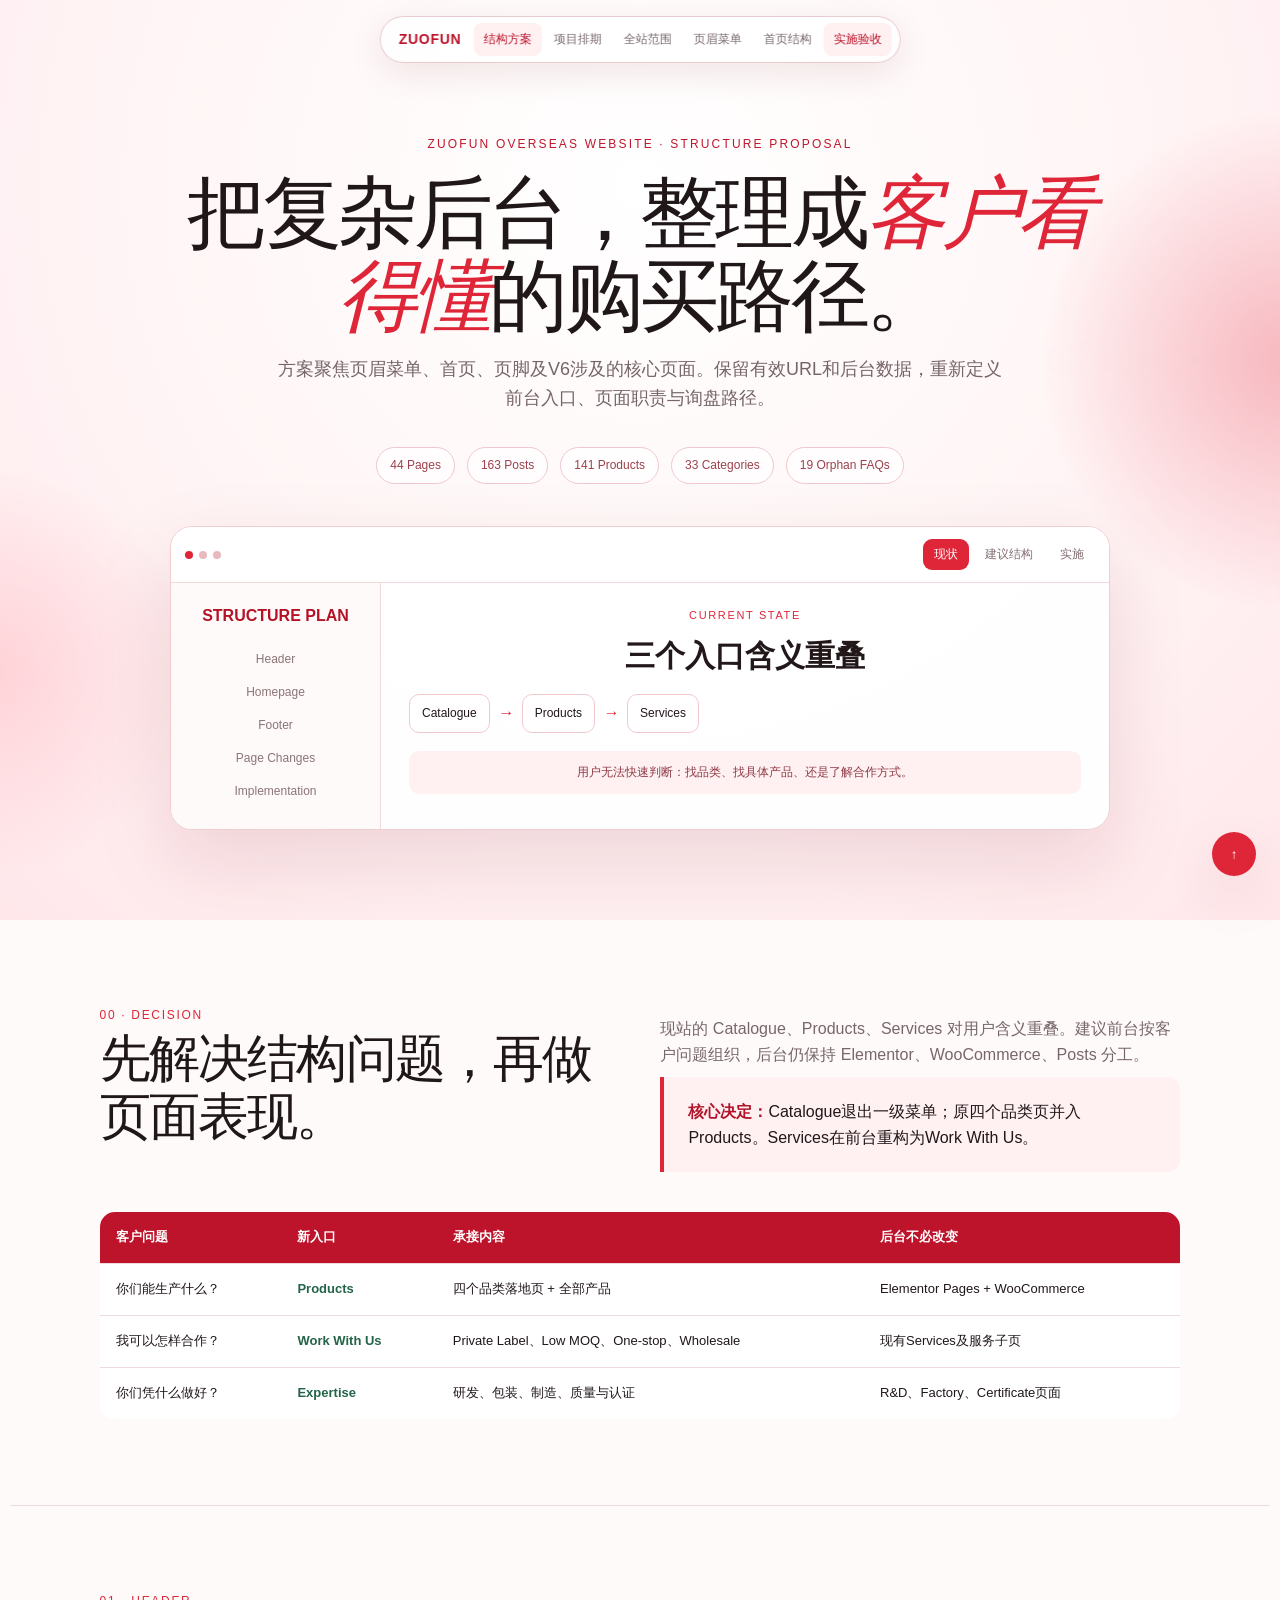
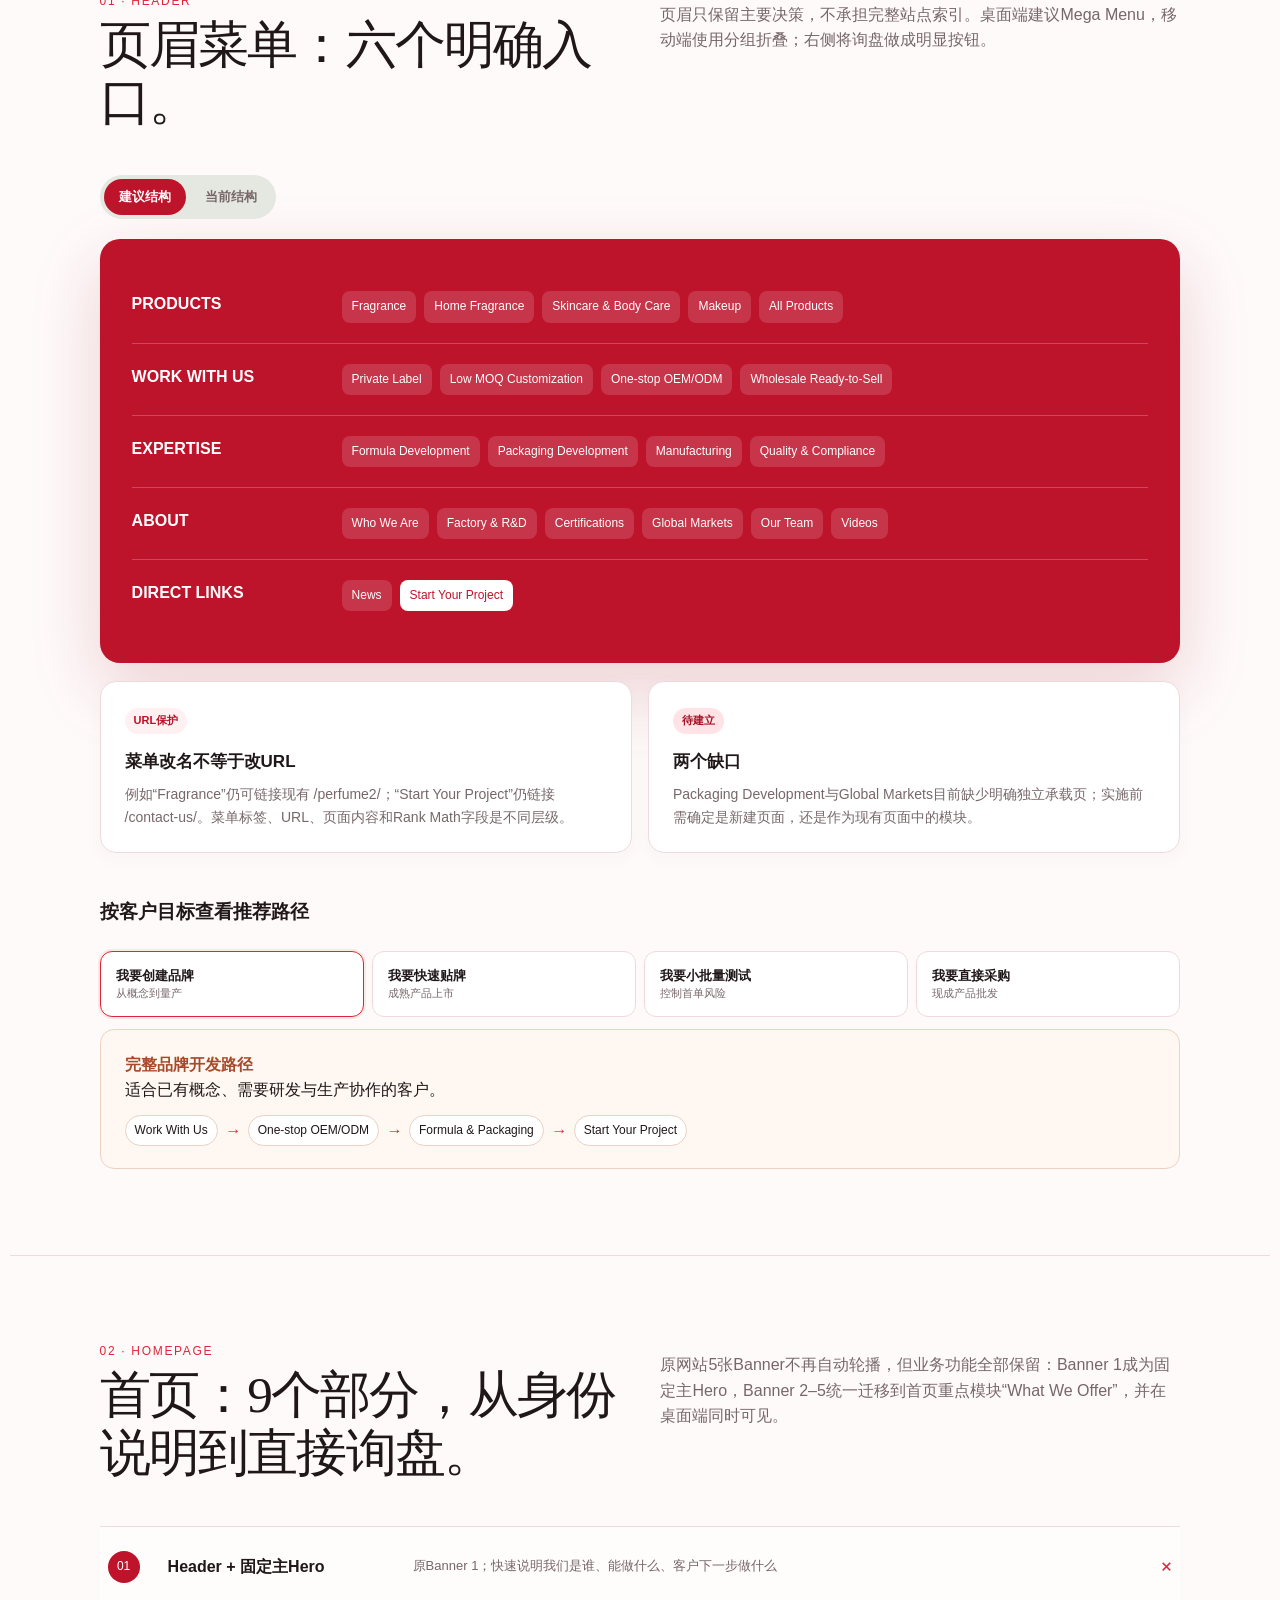
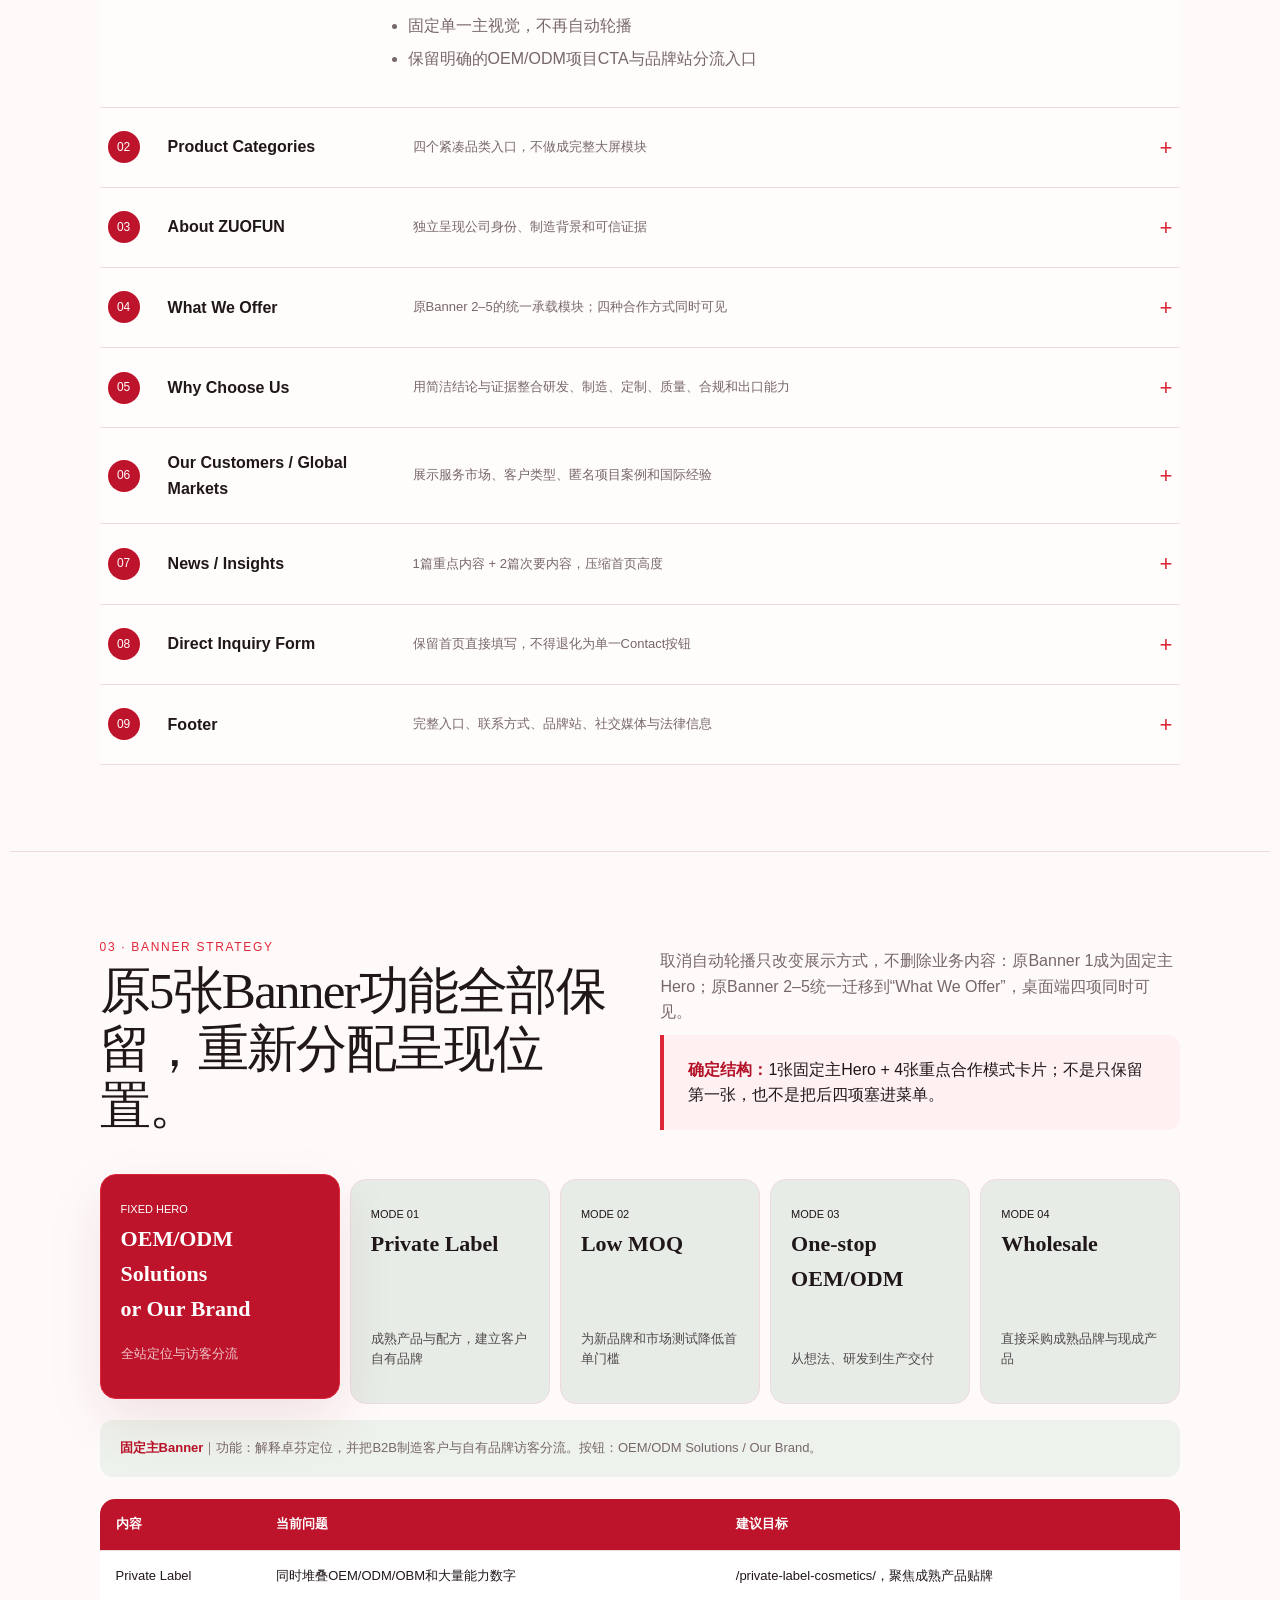
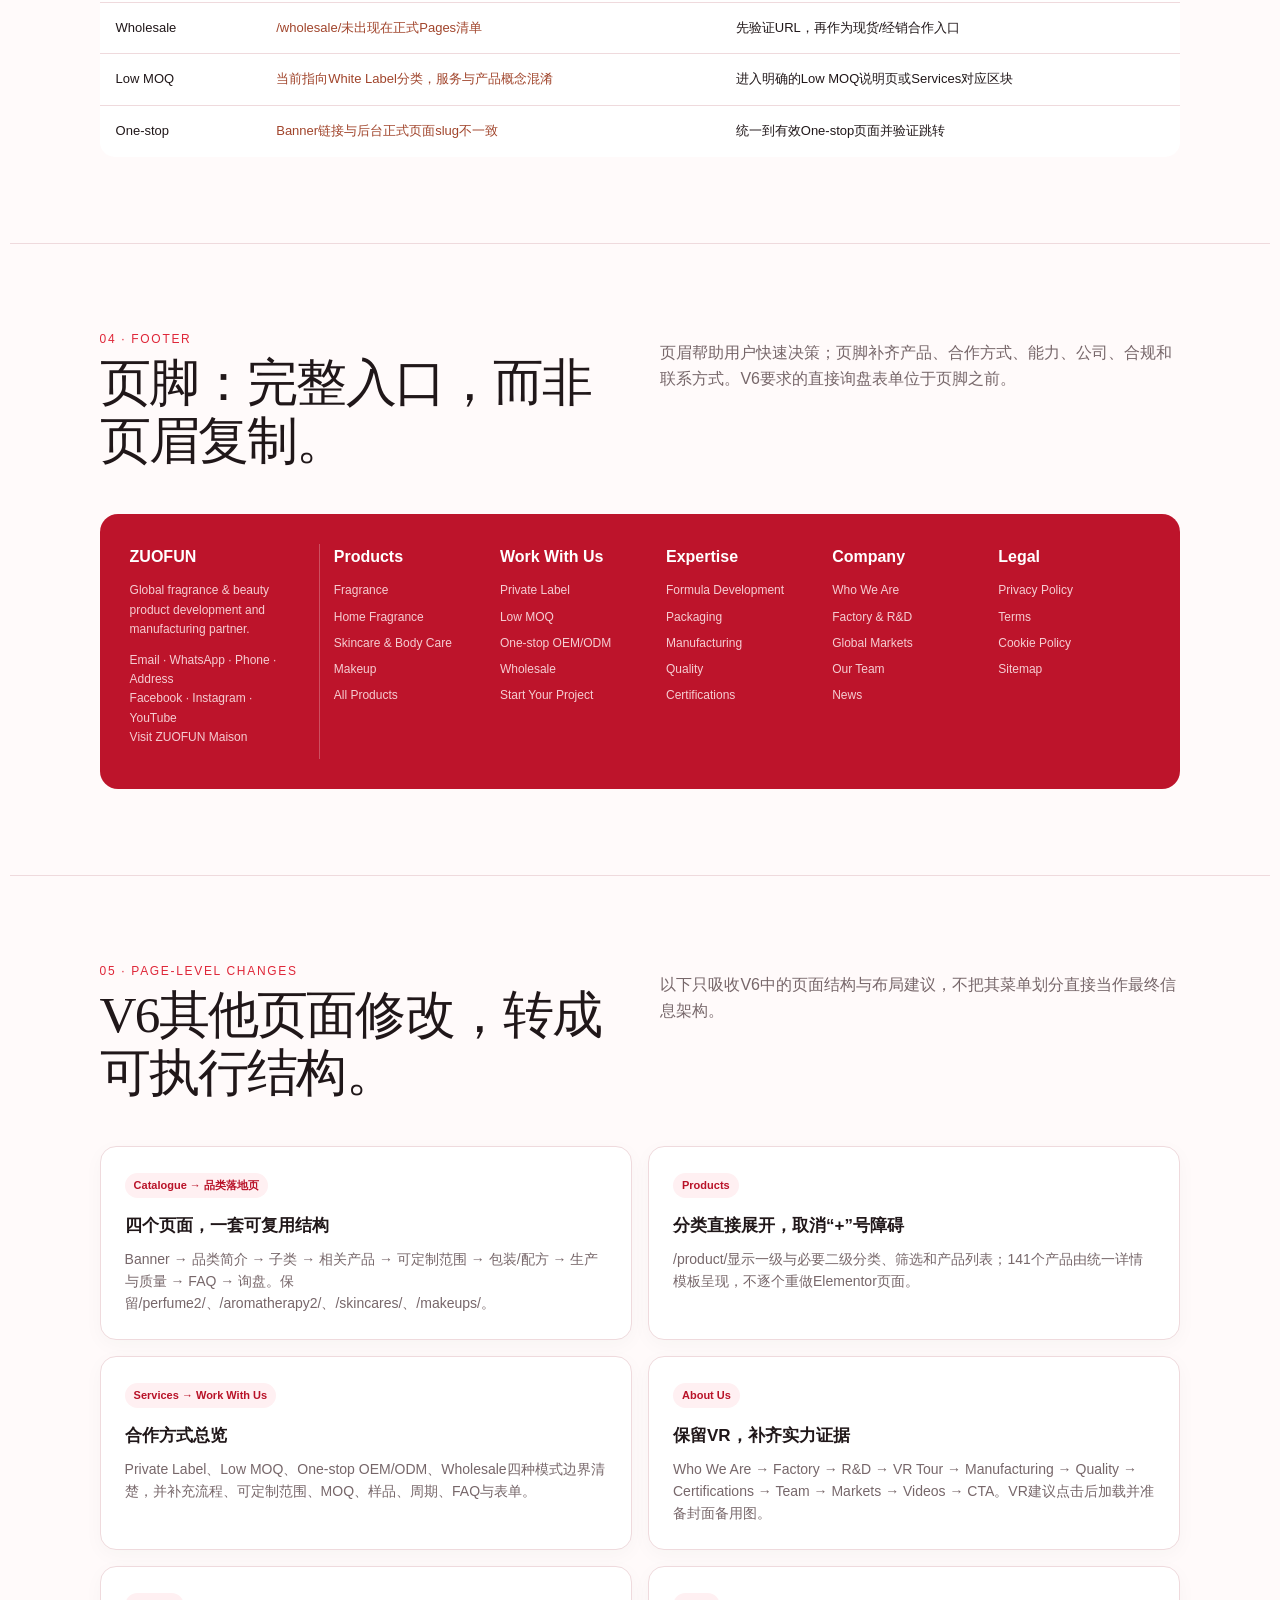
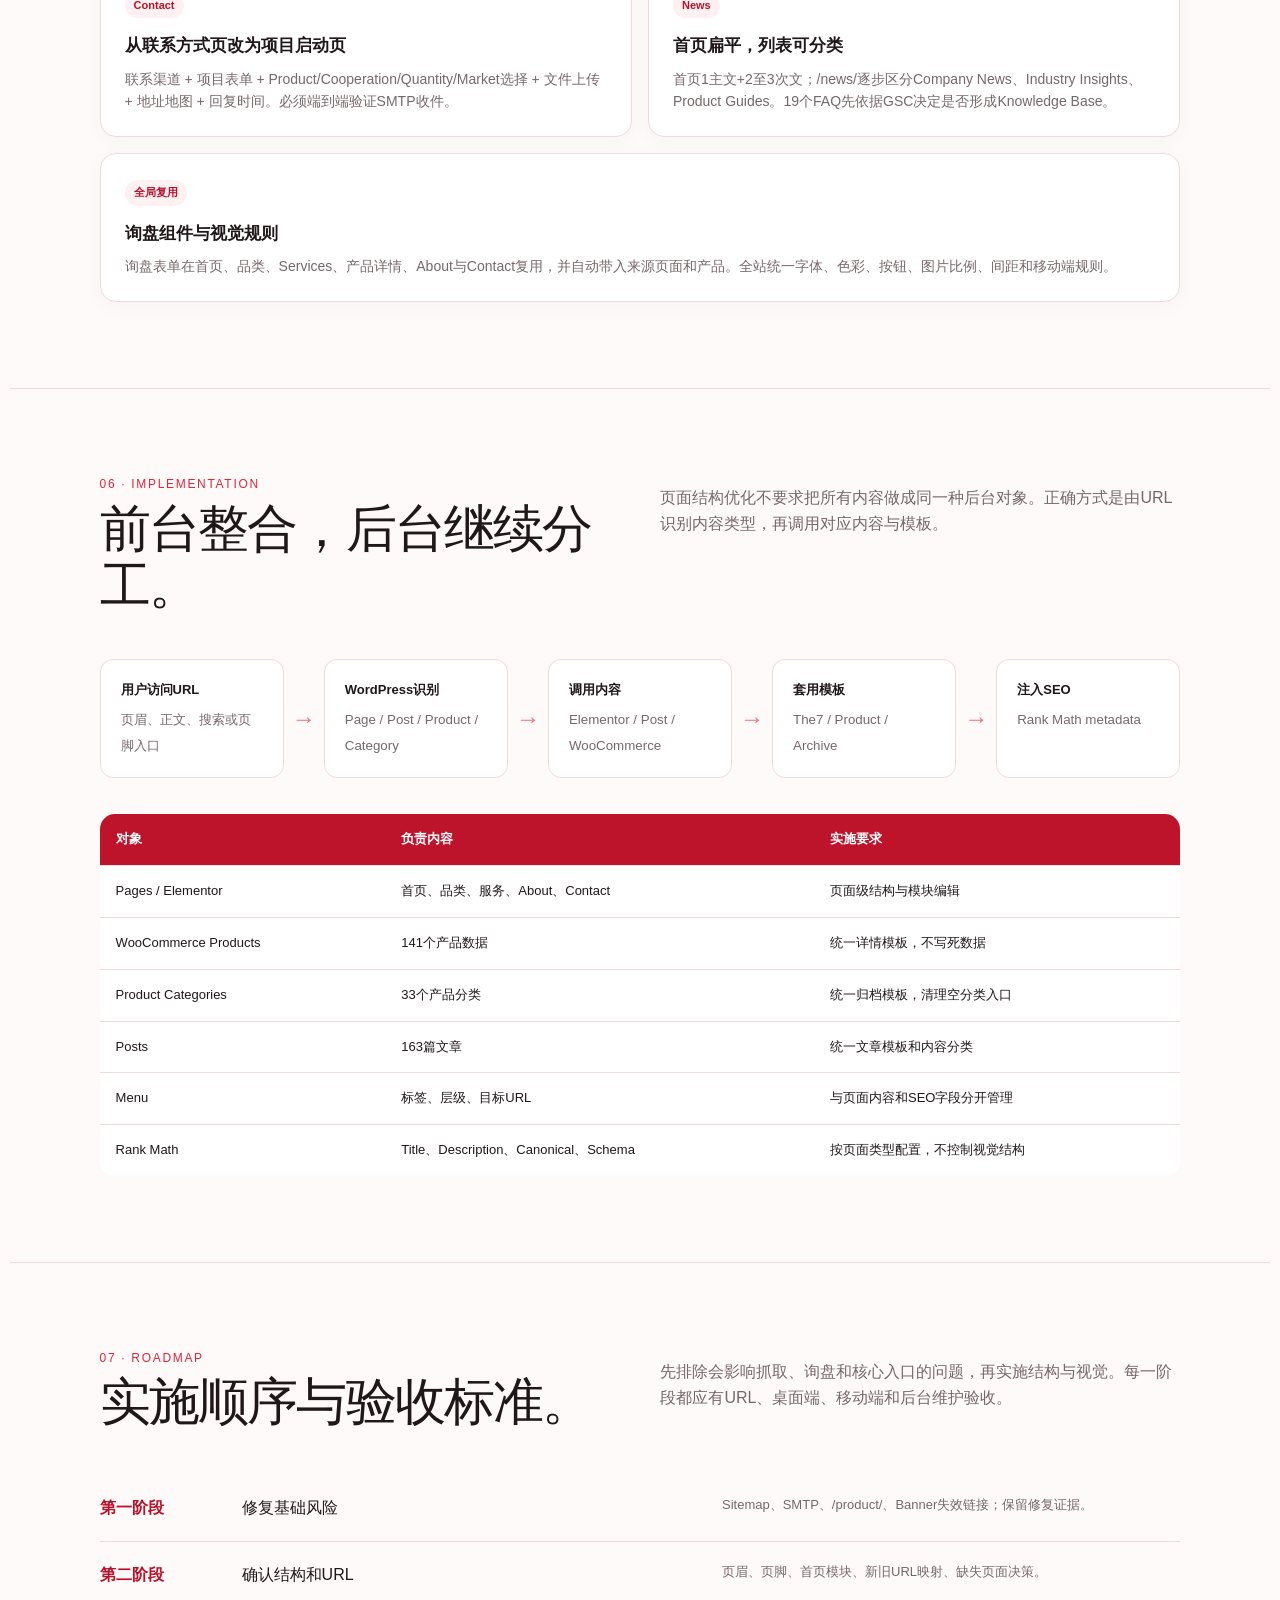
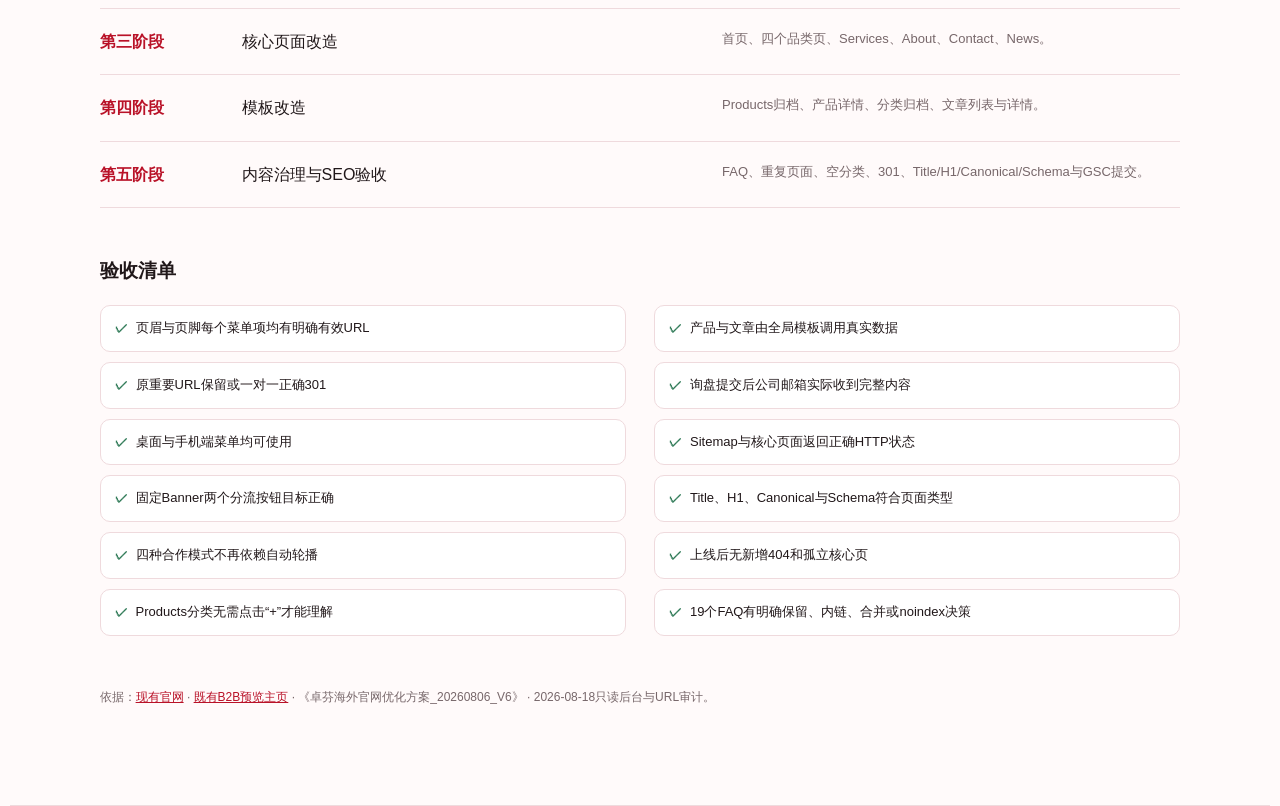
<file: index.html>
<!doctype html>
<html lang="zh-CN">
<head>
  <meta charset="utf-8" />
  <meta name="viewport" content="width=device-width, initial-scale=1" />
  <title>ZUOFUN 海外官网结构优化执行方案</title>
  <style>
    :root{--ink:#17211d;--muted:#65716b;--paper:#f5f3ed;--card:#fffdf8;--line:#d9ddd5;--sage:#b9c7b8;--deep:#234238;--accent:#d86f46;--gold:#c6a369;--blue:#dce9ec;--shadow:0 20px 55px rgba(28,48,41,.09)}
    *{box-sizing:border-box} html{scroll-behavior:smooth} body{margin:0;background:var(--paper);color:var(--ink);font-family:Inter,"PingFang SC","Microsoft YaHei",sans-serif;line-height:1.6}
    a{color:inherit}p,td,li,.card,.summary-note{overflow-wrap:anywhere}.shell{display:grid;grid-template-columns:270px minmax(0,1fr);min-height:100vh}.side{position:sticky;top:0;height:100vh;padding:28px 22px;background:#18352d;color:#edf2ec;overflow:auto}.brand{font-size:20px;font-weight:750;letter-spacing:.05em}.tag{margin:5px 0 26px;color:#afc3ba;font-size:12px}.side a{display:block;padding:8px 10px;border-radius:8px;color:#c9d7d1;text-decoration:none;font-size:13px}.side a:hover,.side a.active{background:#294a40;color:white}.side .minor{margin-top:18px;padding:12px;border-top:1px solid #3e5b52;color:#9fb4ab;font-size:11px}
    main{min-width:0}.hero{min-height:640px;padding:70px clamp(28px,7vw,110px);display:flex;align-items:flex-end;background:linear-gradient(120deg,rgba(20,52,43,.97),rgba(34,66,55,.77)),radial-gradient(circle at 80% 20%,#a8baa9,transparent 45%);color:white}.eyebrow{font-size:12px;letter-spacing:.18em;text-transform:uppercase;color:#c5d6ce}.hero h1{max-width:920px;margin:18px 0;font-family:Georgia,"Songti SC",serif;font-size:clamp(43px,6vw,82px);line-height:1.04;font-weight:500}.hero p{max-width:780px;color:#d6e1dc;font-size:18px}.hero-meta{display:flex;flex-wrap:wrap;gap:12px;margin-top:34px}.pill{padding:8px 13px;border:1px solid rgba(255,255,255,.28);border-radius:99px;font-size:12px;color:#eaf0ed}
    section{padding:86px clamp(28px,7vw,110px);border-bottom:1px solid var(--line)}.section-head{display:grid;grid-template-columns:minmax(0,1fr) minmax(280px,520px);gap:35px;margin-bottom:40px}.num{color:var(--accent);font-size:12px;letter-spacing:.14em}.section-head h2{margin:5px 0;font-family:Georgia,"Songti SC",serif;font-size:clamp(34px,4vw,55px);font-weight:500;line-height:1.12}.section-head p{margin:10px 0;color:var(--muted)}
    .callout{padding:22px 24px;border-left:4px solid var(--accent);background:#fff5ee;border-radius:0 12px 12px 0}.callout strong{color:#a94728}.grid{display:grid;grid-template-columns:repeat(12,1fr);gap:16px}.card{grid-column:span 4;background:var(--card);border:1px solid var(--line);border-radius:16px;padding:24px;box-shadow:0 5px 20px rgba(29,49,42,.03)}.card h3{margin:0 0 8px;font-size:17px}.card p{margin:0;color:var(--muted);font-size:14px}.card.wide{grid-column:span 6}.card.full{grid-column:1/-1}.label{display:inline-block;margin-bottom:14px;padding:4px 9px;background:#edf2ec;border-radius:99px;color:var(--deep);font-size:11px;font-weight:700}.status{background:#fff0e8;color:#a84c2d}.new{background:#eaf1f5;color:#285a6b}
    .tree{background:#142f27;color:#e9f0ec;border-radius:20px;padding:32px;box-shadow:var(--shadow)}.tree-row{display:grid;grid-template-columns:190px 1fr;gap:20px;padding:20px 0;border-bottom:1px solid #355047}.tree-row:last-child{border:0}.tree-title{font-weight:750;color:#fff}.tree-items{display:flex;flex-wrap:wrap;gap:8px}.tree-items span{padding:6px 10px;border-radius:8px;background:#28483e;color:#d9e5e0;font-size:12px}.tree-items .cta{background:var(--accent);color:#fff}
    .journey{display:flex;gap:8px;align-items:stretch;overflow:auto;padding-bottom:8px}.step{min-width:145px;flex:1;background:var(--card);border:1px solid var(--line);padding:20px;border-radius:13px}.arrow{align-self:center;color:var(--gold);font-size:24px}.step b{display:block;margin-bottom:5px;font-size:13px}.step small{color:var(--muted)}
    .compare{width:100%;border-collapse:collapse;background:var(--card);border-radius:15px;overflow:hidden}.compare th,.compare td{padding:15px 16px;text-align:left;border-bottom:1px solid var(--line);vertical-align:top;font-size:13px}.compare th{background:#24443a;color:white}.compare tr:last-child td{border-bottom:0}.bad{color:#a1452c}.good{color:#246449;font-weight:700}
    .accordion{border-top:1px solid var(--line)}details{border-bottom:1px solid var(--line);background:rgba(255,255,255,.25)}summary{cursor:pointer;list-style:none;padding:22px 8px;display:grid;grid-template-columns:45px 230px 1fr auto;gap:15px;align-items:center}summary::-webkit-details-marker{display:none}.badge{width:32px;height:32px;display:grid;place-items:center;border-radius:50%;background:var(--deep);color:white;font-size:12px}.summary-title{font-weight:750}.summary-note{color:var(--muted);font-size:13px}.plus{font-size:22px;color:var(--accent)}details[open] .plus{transform:rotate(45deg)}.detail-body{padding:0 8px 28px 290px}.detail-body ul{margin:0;padding-left:18px;color:var(--muted)}.detail-body li{margin:7px 0}
    .banner-map{display:grid;grid-template-columns:1.2fr repeat(4,1fr);gap:10px}.banner{min-height:225px;padding:20px;display:flex;flex-direction:column;justify-content:space-between;border-radius:16px;background:#e7ece6;border:1px solid var(--line)}.banner.main{background:var(--deep);color:white}.banner h3{margin:0;font-family:Georgia,"Songti SC",serif;font-size:22px}.banner p{font-size:13px;color:inherit;opacity:.75}.banner code{font-family:inherit;font-size:11px;color:inherit}
    .footer-map{display:grid;grid-template-columns:1.25fr repeat(5,1fr);gap:14px;background:#1c3931;color:#e9efec;padding:30px;border-radius:18px}.footer-map h4{margin:0 0 12px;color:white}.footer-map p,.footer-map li{font-size:12px;color:#b9cbc3}.footer-map ul{list-style:none;padding:0;margin:0}.footer-map li{margin:7px 0}.footer-intro{padding-right:18px;border-right:1px solid #3c574f}
    .execution{counter-reset:item}.exec-row{display:grid;grid-template-columns:120px 1fr 1fr;gap:22px;padding:20px 0;border-bottom:1px solid var(--line)}.exec-row strong{color:var(--deep)}.exec-row div:last-child{color:var(--muted);font-size:13px}.checklist{columns:2;column-gap:28px}.check{break-inside:avoid;margin:0 0 10px;padding:12px 14px;background:var(--card);border:1px solid var(--line);border-radius:10px;font-size:13px}.check:before{content:"✓";margin-right:8px;color:#2f7a57;font-weight:800}
    .source{font-size:12px;color:var(--muted)}.source a{color:var(--deep)}.top{position:fixed;right:24px;bottom:24px;width:44px;height:44px;border:0;border-radius:50%;background:var(--accent);color:#fff;cursor:pointer;box-shadow:var(--shadow)}
    .progress{position:fixed;z-index:20;left:270px;right:0;top:0;height:4px;background:rgba(255,255,255,.12)}.progress span{display:block;width:0;height:100%;background:linear-gradient(90deg,var(--gold),var(--accent));transition:width .08s linear}
    .switcher{display:inline-flex;gap:4px;padding:4px;background:#e5e8e1;border-radius:999px;margin-bottom:20px}.switcher button{border:0;background:transparent;padding:9px 15px;border-radius:999px;color:var(--muted);cursor:pointer;font-weight:700}.switcher button.active{background:var(--deep);color:#fff}.mode-panel{display:none}.mode-panel.active{display:block;animation:rise .3s ease}.old-tree{padding:28px;background:#ece9e1;border:1px solid var(--line);border-radius:18px}.old-tree .tree-row{border-color:#d5d1c7}.old-tree .tree-title{color:var(--ink)}.old-tree .tree-items span{background:#fff;color:var(--muted)}
    .path-tabs{display:grid;grid-template-columns:repeat(4,1fr);gap:8px;margin:24px 0 12px}.path-tab{border:1px solid var(--line);background:var(--card);padding:15px;border-radius:12px;text-align:left;cursor:pointer;color:var(--ink)}.path-tab b{display:block}.path-tab small{color:var(--muted)}.path-tab.active{border-color:var(--accent);box-shadow:0 0 0 2px rgba(216,111,70,.12)}.path-output{min-height:110px;padding:22px 24px;background:#fff7f1;border:1px solid #f0d1c1;border-radius:14px}.path-output b{color:#a64a2b}.path-route{display:flex;flex-wrap:wrap;gap:7px;margin-top:12px}.path-route span{padding:5px 9px;border-radius:99px;background:white;border:1px solid #ead1c3;font-size:12px}.path-route i{align-self:center;color:var(--accent)}
    .banner{cursor:pointer;transition:transform .2s ease,box-shadow .2s ease,border-color .2s ease}.banner:hover,.banner.selected{transform:translateY(-5px);box-shadow:var(--shadow);border-color:var(--accent)}.banner-detail{margin-top:16px;padding:18px 20px;border-radius:13px;background:#eef2ec;color:var(--muted);font-size:13px}.banner-detail strong{color:var(--deep)}
    @keyframes rise{from{opacity:0;transform:translateY(8px)}to{opacity:1;transform:none}}
    @keyframes floaty{0%,100%{transform:translateY(0) rotate(-1deg)}50%{transform:translateY(-8px) rotate(.4deg)}}
    @keyframes pulseRed{0%,100%{box-shadow:0 0 0 0 rgba(222,32,51,.18)}50%{box-shadow:0 0 0 12px rgba(222,32,51,0)}}
    .hero-demo{width:min(940px,100%);margin:42px auto 0;background:rgba(255,255,255,.92);border:1px solid #f0cdd1;border-radius:22px;box-shadow:0 30px 80px rgba(127,14,30,.13);overflow:hidden;color:#221719;animation:floaty 7s ease-in-out infinite}.demo-top{display:flex;align-items:center;justify-content:space-between;padding:12px 14px;border-bottom:1px solid #f1d9dc;background:#fff}.demo-dots{display:flex;gap:6px}.demo-dots i{width:8px;height:8px;border-radius:50%;background:#e8b9bf}.demo-dots i:first-child{background:#df2638}.demo-tabs{display:flex;gap:5px}.demo-tabs button{border:0;padding:7px 11px;border-radius:9px;background:transparent;color:#826d70;cursor:pointer;font-size:12px}.demo-tabs button.active{background:#df2638;color:white}.demo-screen{display:grid;grid-template-columns:210px 1fr;min-height:230px}.demo-sidebar{padding:20px;border-right:1px solid #f1d9dc;background:#fffafa}.demo-sidebar b{display:block;margin-bottom:14px;color:#b51227}.demo-sidebar span{display:block;padding:7px 0;color:#8a7477;font-size:12px}.demo-content{padding:24px 28px}.demo-kicker{color:#df2638;font-size:11px;letter-spacing:.15em;text-transform:uppercase}.demo-content h3{margin:7px 0 14px;font-family:Georgia,"Songti SC",serif;font-size:30px}.demo-flow{display:flex;align-items:center;gap:8px;flex-wrap:wrap}.demo-flow span{padding:9px 12px;border:1px solid #f0c8cd;border-radius:10px;background:#fff;font-size:12px}.demo-flow i{color:#df2638}.demo-note{margin-top:18px;padding:12px 14px;border-radius:10px;background:#fff1f2;color:#8e3a45;font-size:12px}
    .reveal{opacity:0;transform:translateY(24px);transition:opacity .65s ease,transform .65s cubic-bezier(.2,.7,.2,1)}.reveal.visible{opacity:1;transform:none}

    /* Trydot-inspired red/white presentation layer */
    :root{--ink:#201719;--muted:#77676a;--paper:#fffafa;--card:#ffffff;--line:#efdadd;--sage:#f3dadd;--deep:#b91228;--accent:#df2638;--gold:#f0717d;--blue:#fff0f2;--shadow:0 20px 55px rgba(115,13,28,.10)}
    body{background:#fffafa}.shell{display:block}.side{position:fixed;z-index:40;top:16px;left:50%;transform:translateX(-50%);height:auto;width:max-content;max-width:calc(100vw - 24px);padding:6px 8px;display:flex;align-items:center;gap:2px;overflow:auto;background:rgba(255,255,255,.82);color:var(--ink);border:1px solid rgba(225,183,189,.7);border-radius:999px;box-shadow:0 10px 35px rgba(112,22,34,.10);backdrop-filter:blur(18px)}.side .brand{padding:5px 10px;color:#bd142b;font-size:14px}.side .tag,.side .minor{display:none}.side a{padding:7px 10px;color:#77676a;white-space:nowrap;font-size:12px}.side a:hover,.side a.active{background:#fff0f2;color:#bd142b}.progress{left:0;background:transparent}.progress span{background:#df2638}
    .hero{position:relative;min-height:920px;padding:135px 24px 80px;display:block;text-align:center;overflow:hidden;background:radial-gradient(circle at 50% 20%,#fff 0,#fff8f8 38%,#fff0f2 72%,#ffe7ea 100%);color:var(--ink)}.hero:before,.hero:after{content:"";position:absolute;border-radius:50%;filter:blur(2px);pointer-events:none}.hero:before{width:520px;height:520px;right:-270px;top:100px;background:radial-gradient(circle,#f7b7be 0,rgba(247,183,190,0) 68%)}.hero:after{width:420px;height:420px;left:-220px;bottom:40px;background:radial-gradient(circle,#ffd2d7 0,rgba(255,210,215,0) 68%)}.hero>div{position:relative;z-index:2;margin:auto}.eyebrow{color:#be172c}.hero h1{max-width:980px;margin:18px auto;font-family:Georgia,"Songti SC",serif;color:#201719;font-size:clamp(48px,6.2vw,88px);letter-spacing:-.045em}.hero h1 .accent-word{color:#df2638;font-style:italic}.hero p{max-width:740px;margin:0 auto;color:#766568}.hero-meta{justify-content:center}.pill{border-color:#efc7cc;color:#9d414c;background:rgba(255,255,255,.7)}
    main section{max-width:1260px;margin:0 auto;background:#fffafa}.section-head h2{letter-spacing:-.035em}.num{color:#df2638}.callout{background:#fff0f2;border-color:#df2638}.callout strong{color:#b31329}.tree{background:#bd142b;box-shadow:0 25px 70px rgba(151,16,35,.18)}.tree-row{border-color:rgba(255,255,255,.22)}.tree-items span{background:rgba(255,255,255,.14);color:#fff}.tree-items .cta{background:#fff;color:#bd142b}.card{transition:transform .25s ease,box-shadow .25s ease,border-color .25s ease}.card:hover{transform:translateY(-5px);border-color:#e9adb5;box-shadow:var(--shadow)}.label{background:#fff0f2;color:#b91228}.label.status{background:#ffe3e6;color:#a61126}.label.new{background:#fff0f2;color:#b91228}.compare th{background:#bd142b}.badge{background:#bd142b}.footer-map{background:#bd142b}.footer-map p,.footer-map li{color:#f5cdd2}.footer-intro{border-color:rgba(255,255,255,.25)}.switcher button.active{background:#bd142b}.path-tab.active{border-color:#df2638}.banner.main{background:#bd142b}.step{transition:transform .22s ease,border-color .22s ease}.step:hover{transform:translateY(-4px);border-color:#e7a7b0}.top{background:#df2638;animation:pulseRed 2.8s infinite}
    @media(max-width:1000px){.side{top:10px}.side .brand{display:block}.section-head{grid-template-columns:1fr}.card,.card.wide{grid-column:span 6}.banner-map{grid-template-columns:repeat(2,1fr)}.banner.main{grid-column:1/-1}.footer-map{grid-template-columns:repeat(3,1fr)}.footer-intro{grid-column:1/-1;border-right:0;border-bottom:1px solid rgba(255,255,255,.25)}.detail-body{padding-left:70px}.path-tabs{grid-template-columns:repeat(2,1fr)}}
    @media(max-width:650px){.side{left:12px;right:12px;transform:none;width:auto}.side .brand{display:none}.hero{min-height:900px;padding:120px 20px 60px}.hero h1{font-size:46px}section{padding:65px 20px}.demo-screen{grid-template-columns:1fr}.demo-sidebar{display:none}.demo-content{padding:20px}.demo-content h3{font-size:25px}.card,.card.wide{grid-column:1/-1;min-width:0}.tree-row{grid-template-columns:1fr}.banner-map,.footer-map{grid-template-columns:1fr}.banner.main{grid-column:auto}.banner{min-height:170px}summary{grid-template-columns:38px 1fr auto}.summary-note{grid-column:2/-1}.detail-body{padding-left:54px}.journey .arrow{display:none}.exec-row{grid-template-columns:1fr}.checklist{columns:1}.compare{display:block;overflow-x:auto;max-width:100%}.path-tabs{grid-template-columns:1fr}}
  </style>
</head>
<body>
<div class="progress" aria-hidden="true"><span></span></div>
<div class="shell">
  <nav class="side" aria-label="报告目录">
    <div class="brand">ZUOFUN</div><div class="tag">STRUCTURE PLAN · V1</div>
    <a class="active" href="./">结构方案</a><a href="./schedule/">项目排期</a><a href="./site-scope/">全站范围</a><a href="#header">页眉菜单</a><a href="#homepage">首页结构</a><a href="#roadmap">实施验收</a>
    <div class="minor">范围：结构与执行方式，不是新版网页视觉预览。<br>基于现站审计、V6优化方案及既有B2B预览主页。</div>
  </nav>
  <main>
    <header class="hero" id="summary"><div><div class="eyebrow">ZUOFUN overseas website · structure proposal</div><h1>把复杂后台，整理成<span class="accent-word">客户看得懂</span>的购买路径。</h1><p>方案聚焦页眉菜单、首页、页脚及V6涉及的核心页面。保留有效URL和后台数据，重新定义前台入口、页面职责与询盘路径。</p><div class="hero-meta"><span class="pill">44 Pages</span><span class="pill">163 Posts</span><span class="pill">141 Products</span><span class="pill">33 Categories</span><span class="pill">19 Orphan FAQs</span></div>
      <div class="hero-demo"><div class="demo-top"><div class="demo-dots"><i></i><i></i><i></i></div><div class="demo-tabs"><button class="active" data-demo="current">现状</button><button data-demo="proposal">建议结构</button><button data-demo="delivery">实施</button></div></div><div class="demo-screen"><div class="demo-sidebar"><b>STRUCTURE PLAN</b><span>Header</span><span>Homepage</span><span>Footer</span><span>Page Changes</span><span>Implementation</span></div><div class="demo-content" aria-live="polite"></div></div></div>
    </div></header>

    <section><div class="section-head"><div><div class="num">00 · DECISION</div><h2>先解决结构问题，再做页面表现。</h2></div><div><p>现站的 Catalogue、Products、Services 对用户含义重叠。建议前台按客户问题组织，后台仍保持 Elementor、WooCommerce、Posts 分工。</p><div class="callout"><strong>核心决定：</strong>Catalogue退出一级菜单；原四个品类页并入Products。Services在前台重构为Work With Us。</div></div></div>
      <table class="compare"><thead><tr><th>客户问题</th><th>新入口</th><th>承接内容</th><th>后台不必改变</th></tr></thead><tbody><tr><td>你们能生产什么？</td><td class="good">Products</td><td>四个品类落地页 + 全部产品</td><td>Elementor Pages + WooCommerce</td></tr><tr><td>我可以怎样合作？</td><td class="good">Work With Us</td><td>Private Label、Low MOQ、One-stop、Wholesale</td><td>现有Services及服务子页</td></tr><tr><td>你们凭什么做好？</td><td class="good">Expertise</td><td>研发、包装、制造、质量与认证</td><td>R&D、Factory、Certificate页面</td></tr></tbody></table>
    </section>

    <section id="header"><div class="section-head"><div><div class="num">01 · HEADER</div><h2>页眉菜单：六个明确入口。</h2></div><p>页眉只保留主要决策，不承担完整站点索引。桌面端建议Mega Menu，移动端使用分组折叠；右侧将询盘做成明显按钮。</p></div>
      <div class="switcher" role="tablist" aria-label="结构版本"><button class="active" data-mode="new">建议结构</button><button data-mode="old">当前结构</button></div>
      <div class="mode-panel active" data-panel="new"><div class="tree">
        <div class="tree-row"><div class="tree-title">PRODUCTS</div><div class="tree-items"><span>Fragrance</span><span>Home Fragrance</span><span>Skincare & Body Care</span><span>Makeup</span><span>All Products</span></div></div>
        <div class="tree-row"><div class="tree-title">WORK WITH US</div><div class="tree-items"><span>Private Label</span><span>Low MOQ Customization</span><span>One-stop OEM/ODM</span><span>Wholesale Ready-to-Sell</span></div></div>
        <div class="tree-row"><div class="tree-title">EXPERTISE</div><div class="tree-items"><span>Formula Development</span><span>Packaging Development</span><span>Manufacturing</span><span>Quality & Compliance</span></div></div>
        <div class="tree-row"><div class="tree-title">ABOUT</div><div class="tree-items"><span>Who We Are</span><span>Factory & R&D</span><span>Certifications</span><span>Global Markets</span><span>Our Team</span><span>Videos</span></div></div>
        <div class="tree-row"><div class="tree-title">DIRECT LINKS</div><div class="tree-items"><span>News</span><span class="cta">Start Your Project</span></div></div>
      </div></div>
      <div class="mode-panel" data-panel="old"><div class="old-tree">
        <div class="tree-row"><div class="tree-title">CURRENT HEADER</div><div class="tree-items"><span>Home</span><span>Catalogue</span><span>Products</span><span>Services</span><span>About Us</span><span>News</span><span>Contacts</span></div></div>
        <div class="tree-row"><div class="tree-title">结构问题</div><div class="tree-items"><span>Catalogue / Products重叠</span><span>Services边界模糊</span><span>Contact行动性弱</span><span>能力内容分散</span></div></div>
      </div></div>
      <div class="grid" style="margin-top:18px"><div class="card wide"><span class="label">URL保护</span><h3>菜单改名不等于改URL</h3><p>例如“Fragrance”仍可链接现有 /perfume2/；“Start Your Project”仍链接 /contact-us/。菜单标签、URL、页面内容和Rank Math字段是不同层级。</p></div><div class="card wide"><span class="label status">待建立</span><h3>两个缺口</h3><p>Packaging Development与Global Markets目前缺少明确独立承载页；实施前需确定是新建页面，还是作为现有页面中的模块。</p></div></div>
      <h3 style="margin-top:44px">按客户目标查看推荐路径</h3>
      <div class="path-tabs"><button class="path-tab active" data-path="brand"><b>我要创建品牌</b><small>从概念到量产</small></button><button class="path-tab" data-path="label"><b>我要快速贴牌</b><small>成熟产品上市</small></button><button class="path-tab" data-path="small"><b>我要小批量测试</b><small>控制首单风险</small></button><button class="path-tab" data-path="buy"><b>我要直接采购</b><small>现成产品批发</small></button></div>
      <div class="path-output" aria-live="polite"></div>
    </section>

    <section id="homepage"><div class="section-head"><div><div class="num">02 · HOMEPAGE</div><h2>首页：9个部分，从身份说明到直接询盘。</h2></div><p>原网站5张Banner不再自动轮播，但业务功能全部保留：Banner 1成为固定主Hero，Banner 2–5统一迁移到首页重点模块“What We Offer”，并在桌面端同时可见。</p></div>
      <div class="accordion">
        <details open><summary><span class="badge">01</span><span class="summary-title">Header + 固定主Hero</span><span class="summary-note">原Banner 1；快速说明我们是谁、能做什么、客户下一步做什么</span><span class="plus">+</span></summary><div class="detail-body"><ul><li>固定单一主视觉，不再自动轮播</li><li>保留明确的OEM/ODM项目CTA与品牌站分流入口</li></ul></div></details>
        <details><summary><span class="badge">02</span><span class="summary-title">Product Categories</span><span class="summary-note">四个紧凑品类入口，不做成完整大屏模块</span><span class="plus">+</span></summary><div class="detail-body"><ul><li>Fragrance、Home Fragrance、Skincare & Body Care、Makeup</li><li>Hero下方采用横向导航、图片条带或紧凑四列，链接现有品类落地页</li></ul></div></details>
        <details><summary><span class="badge">03</span><span class="summary-title">About ZUOFUN</span><span class="summary-note">独立呈现公司身份、制造背景和可信证据</span><span class="plus">+</span></summary><div class="detail-body"><ul><li>简短公司身份 + 一张真实工厂或研发图片 + 经确认的关键数据</li><li>设置About或Factory & R&D入口，不写成长篇公司历史</li></ul></div></details>
        <details><summary><span class="badge">04</span><span class="summary-title">What We Offer</span><span class="summary-note">原Banner 2–5的统一承载模块；四种合作方式同时可见</span><span class="plus">+</span></summary><div class="detail-body"><ul><li>Private Label、Low MOQ Customization、One-stop OEM/ODM、Wholesale Ready-to-Sell</li><li>桌面端使用4张大尺寸编辑式卡片或2×2非对称图片网格，不隐藏在菜单、Tab或Accordion中</li><li>每张卡包含编号、名称、简短说明和箭头入口；使用对应的真实产品、包装、打样或制造素材</li><li>模块底部加入紧凑流程：Brief → Formula → Sample → Packaging → Production → QC → Delivery</li><li>移动端横向滑动或上下排列，并露出下一张卡片提示后续内容</li></ul></div></details>
        <details><summary><span class="badge">05</span><span class="summary-title">Why Choose Us</span><span class="summary-note">用简洁结论与证据整合研发、制造、定制、质量、合规和出口能力</span><span class="plus">+</span></summary><div class="detail-body"><ul><li>不再另设首页大型Factory & R&D模块</li><li>不再另设首页大型Certifications模块；相关能力与认证作为证据嵌入本模块，并链接详情页</li></ul></div></details>
        <details><summary><span class="badge">06</span><span class="summary-title">Our Customers / Global Markets</span><span class="summary-note">展示服务市场、客户类型、匿名项目案例和国际经验</span><span class="plus">+</span></summary><div class="detail-body"><ul><li>可用国家/地区、客户类型和匿名案例说明全球服务能力</li><li>未经授权不展示真实客户名称和Logo</li></ul></div></details>
        <details><summary><span class="badge">07</span><span class="summary-title">News / Insights</span><span class="summary-note">1篇重点内容 + 2篇次要内容，压缩首页高度</span><span class="plus">+</span></summary><div class="detail-body"><ul><li>不使用三张等大、等高的传统博客卡片</li><li>19个FAQ不直接堆放首页，另行治理和建立内链</li></ul></div></details>
        <details><summary><span class="badge">08</span><span class="summary-title">Direct Inquiry Form</span><span class="summary-note">保留首页直接填写，不得退化为单一Contact按钮</span><span class="plus">+</span></summary><div class="detail-body"><ul><li>Name、Company、Email、WhatsApp、Product、Cooperation Type、Market、Quantity、Message、File</li><li>上线前必须端到端验证公司邮箱实际收到完整询盘</li></ul></div></details>
        <details><summary><span class="badge">09</span><span class="summary-title">Footer</span><span class="summary-note">完整入口、联系方式、品牌站、社交媒体与法律信息</span><span class="plus">+</span></summary><div class="detail-body"><ul><li>页脚不只是重复页眉</li><li>与直接询盘区连成首页最后一个转化场景</li></ul></div></details>
      </div>
    </section>

    <section id="banners"><div class="section-head"><div><div class="num">03 · BANNER STRATEGY</div><h2>原5张Banner功能全部保留，重新分配呈现位置。</h2></div><div><p>取消自动轮播只改变展示方式，不删除业务内容：原Banner 1成为固定主Hero；原Banner 2–5统一迁移到“What We Offer”，桌面端四项同时可见。</p><div class="callout"><strong>确定结构：</strong>1张固定主Hero + 4张重点合作模式卡片；不是只保留第一张，也不是把后四项塞进菜单。</div></div></div>
      <div class="banner-map"><div class="banner main selected" data-banner="hero"><div><code>FIXED HERO</code><h3>OEM/ODM Solutions<br>or Our Brand</h3></div><p>全站定位与访客分流</p></div><div class="banner" data-banner="label"><div><code>MODE 01</code><h3>Private Label</h3></div><p>成熟产品与配方，建立客户自有品牌</p></div><div class="banner" data-banner="moq"><div><code>MODE 02</code><h3>Low MOQ</h3></div><p>为新品牌和市场测试降低首单门槛</p></div><div class="banner" data-banner="oem"><div><code>MODE 03</code><h3>One-stop OEM/ODM</h3></div><p>从想法、研发到生产交付</p></div><div class="banner" data-banner="wholesale"><div><code>MODE 04</code><h3>Wholesale</h3></div><p>直接采购成熟品牌与现成产品</p></div></div>
      <div class="banner-detail" aria-live="polite"></div>
      <table class="compare" style="margin-top:22px"><thead><tr><th>内容</th><th>当前问题</th><th>建议目标</th></tr></thead><tbody><tr><td>Private Label</td><td>同时堆叠OEM/ODM/OBM和大量能力数字</td><td>/private-label-cosmetics/，聚焦成熟产品贴牌</td></tr><tr><td>Wholesale</td><td class="bad">/wholesale/未出现在正式Pages清单</td><td>先验证URL，再作为现货/经销合作入口</td></tr><tr><td>Low MOQ</td><td class="bad">当前指向White Label分类，服务与产品概念混淆</td><td>进入明确的Low MOQ说明页或Services对应区块</td></tr><tr><td>One-stop</td><td class="bad">Banner链接与后台正式页面slug不一致</td><td>统一到有效One-stop页面并验证跳转</td></tr></tbody></table>
    </section>

    <section id="footer"><div class="section-head"><div><div class="num">04 · FOOTER</div><h2>页脚：完整入口，而非页眉复制。</h2></div><p>页眉帮助用户快速决策；页脚补齐产品、合作方式、能力、公司、合规和联系方式。V6要求的直接询盘表单位于页脚之前。</p></div>
      <div class="footer-map"><div class="footer-intro"><h4>ZUOFUN</h4><p>Global fragrance & beauty product development and manufacturing partner.</p><p>Email · WhatsApp · Phone · Address<br>Facebook · Instagram · YouTube<br>Visit ZUOFUN Maison</p></div><div><h4>Products</h4><ul><li>Fragrance</li><li>Home Fragrance</li><li>Skincare & Body Care</li><li>Makeup</li><li>All Products</li></ul></div><div><h4>Work With Us</h4><ul><li>Private Label</li><li>Low MOQ</li><li>One-stop OEM/ODM</li><li>Wholesale</li><li>Start Your Project</li></ul></div><div><h4>Expertise</h4><ul><li>Formula Development</li><li>Packaging</li><li>Manufacturing</li><li>Quality</li><li>Certifications</li></ul></div><div><h4>Company</h4><ul><li>Who We Are</li><li>Factory & R&D</li><li>Global Markets</li><li>Our Team</li><li>News</li></ul></div><div><h4>Legal</h4><ul><li>Privacy Policy</li><li>Terms</li><li>Cookie Policy</li><li>Sitemap</li></ul></div></div>
    </section>

    <section id="pages"><div class="section-head"><div><div class="num">05 · PAGE-LEVEL CHANGES</div><h2>V6其他页面修改，转成可执行结构。</h2></div><p>以下只吸收V6中的页面结构与布局建议，不把其菜单划分直接当作最终信息架构。</p></div>
      <div class="grid">
        <div class="card wide"><span class="label">Catalogue → 品类落地页</span><h3>四个页面，一套可复用结构</h3><p>Banner → 品类简介 → 子类 → 相关产品 → 可定制范围 → 包装/配方 → 生产与质量 → FAQ → 询盘。保留/perfume2/、/aromatherapy2/、/skincares/、/makeups/。</p></div>
        <div class="card wide"><span class="label">Products</span><h3>分类直接展开，取消“+”号障碍</h3><p>/product/显示一级与必要二级分类、筛选和产品列表；141个产品由统一详情模板呈现，不逐个重做Elementor页面。</p></div>
        <div class="card wide"><span class="label">Services → Work With Us</span><h3>合作方式总览</h3><p>Private Label、Low MOQ、One-stop OEM/ODM、Wholesale四种模式边界清楚，并补充流程、可定制范围、MOQ、样品、周期、FAQ与表单。</p></div>
        <div class="card wide"><span class="label">About Us</span><h3>保留VR，补齐实力证据</h3><p>Who We Are → Factory → R&D → VR Tour → Manufacturing → Quality → Certifications → Team → Markets → Videos → CTA。VR建议点击后加载并准备封面备用图。</p></div>
        <div class="card wide"><span class="label">Contact</span><h3>从联系方式页改为项目启动页</h3><p>联系渠道 + 项目表单 + Product/Cooperation/Quantity/Market选择 + 文件上传 + 地址地图 + 回复时间。必须端到端验证SMTP收件。</p></div>
        <div class="card wide"><span class="label">News</span><h3>首页扁平，列表可分类</h3><p>首页1主文+2至3次文；/news/逐步区分Company News、Industry Insights、Product Guides。19个FAQ先依据GSC决定是否形成Knowledge Base。</p></div>
        <div class="card full"><span class="label new">全局复用</span><h3>询盘组件与视觉规则</h3><p>询盘表单在首页、品类、Services、产品详情、About与Contact复用，并自动带入来源页面和产品。全站统一字体、色彩、按钮、图片比例、间距和移动端规则。</p></div>
      </div>
    </section>

    <section id="backend"><div class="section-head"><div><div class="num">06 · IMPLEMENTATION</div><h2>前台整合，后台继续分工。</h2></div><p>页面结构优化不要求把所有内容做成同一种后台对象。正确方式是由URL识别内容类型，再调用对应内容与模板。</p></div>
      <div class="journey"><div class="step"><b>用户访问URL</b><small>页眉、正文、搜索或页脚入口</small></div><div class="arrow">→</div><div class="step"><b>WordPress识别</b><small>Page / Post / Product / Category</small></div><div class="arrow">→</div><div class="step"><b>调用内容</b><small>Elementor / Post / WooCommerce</small></div><div class="arrow">→</div><div class="step"><b>套用模板</b><small>The7 / Product / Archive</small></div><div class="arrow">→</div><div class="step"><b>注入SEO</b><small>Rank Math metadata</small></div></div>
      <table class="compare" style="margin-top:28px"><thead><tr><th>对象</th><th>负责内容</th><th>实施要求</th></tr></thead><tbody><tr><td>Pages / Elementor</td><td>首页、品类、服务、About、Contact</td><td>页面级结构与模块编辑</td></tr><tr><td>WooCommerce Products</td><td>141个产品数据</td><td>统一详情模板，不写死数据</td></tr><tr><td>Product Categories</td><td>33个产品分类</td><td>统一归档模板，清理空分类入口</td></tr><tr><td>Posts</td><td>163篇文章</td><td>统一文章模板和内容分类</td></tr><tr><td>Menu</td><td>标签、层级、目标URL</td><td>与页面内容和SEO字段分开管理</td></tr><tr><td>Rank Math</td><td>Title、Description、Canonical、Schema</td><td>按页面类型配置，不控制视觉结构</td></tr></tbody></table>
    </section>

    <section id="roadmap"><div class="section-head"><div><div class="num">07 · ROADMAP</div><h2>实施顺序与验收标准。</h2></div><p>先排除会影响抓取、询盘和核心入口的问题，再实施结构与视觉。每一阶段都应有URL、桌面端、移动端和后台维护验收。</p></div>
      <div class="execution"><div class="exec-row"><strong>第一阶段</strong><div>修复基础风险</div><div>Sitemap、SMTP、/product/、Banner失效链接；保留修复证据。</div></div><div class="exec-row"><strong>第二阶段</strong><div>确认结构和URL</div><div>页眉、页脚、首页模块、新旧URL映射、缺失页面决策。</div></div><div class="exec-row"><strong>第三阶段</strong><div>核心页面改造</div><div>首页、四个品类页、Services、About、Contact、News。</div></div><div class="exec-row"><strong>第四阶段</strong><div>模板改造</div><div>Products归档、产品详情、分类归档、文章列表与详情。</div></div><div class="exec-row"><strong>第五阶段</strong><div>内容治理与SEO验收</div><div>FAQ、重复页面、空分类、301、Title/H1/Canonical/Schema与GSC提交。</div></div></div>
      <h3 style="margin-top:48px">验收清单</h3><div class="checklist"><div class="check">页眉与页脚每个菜单项均有明确有效URL</div><div class="check">原重要URL保留或一对一正确301</div><div class="check">桌面与手机端菜单均可使用</div><div class="check">固定Banner两个分流按钮目标正确</div><div class="check">四种合作模式不再依赖自动轮播</div><div class="check">Products分类无需点击“+”才能理解</div><div class="check">产品与文章由全局模板调用真实数据</div><div class="check">询盘提交后公司邮箱实际收到完整内容</div><div class="check">Sitemap与核心页面返回正确HTTP状态</div><div class="check">Title、H1、Canonical与Schema符合页面类型</div><div class="check">上线后无新增404和孤立核心页</div><div class="check">19个FAQ有明确保留、内链、合并或noindex决策</div></div>
      <p class="source" style="margin-top:42px">依据：<a href="https://www.zuofun.com/">现有官网</a> · <a href="https://zuofun-b2b-preview.netlify.app/">既有B2B预览主页</a> · 《卓芬海外官网优化方案_20260806_V6》 · 2026-08-18只读后台与URL审计。</p>
    </section>
  </main>
</div>
<button class="top" aria-label="返回顶部" onclick="window.scrollTo({top:0,behavior:'smooth'})">↑</button>
<script>
  const links=[...document.querySelectorAll('.side a[href^="#"]')];
  const sections=links.map(a=>document.querySelector(a.getAttribute('href'))).filter(Boolean);
  const observer=new IntersectionObserver(entries=>entries.forEach(e=>{if(e.isIntersecting){links.forEach(a=>a.classList.toggle('active',a.getAttribute('href')==='#'+e.target.id));}}),{rootMargin:'-25% 0px -65%'});
  sections.forEach(s=>observer.observe(s));
  const progress=document.querySelector('.progress span');
  addEventListener('scroll',()=>{const max=document.documentElement.scrollHeight-innerHeight;progress.style.width=(max?scrollY/max*100:0)+'%'},{passive:true});
  document.querySelectorAll('.switcher button').forEach(btn=>btn.addEventListener('click',()=>{document.querySelectorAll('.switcher button').forEach(b=>b.classList.toggle('active',b===btn));document.querySelectorAll('.mode-panel').forEach(p=>p.classList.toggle('active',p.dataset.panel===btn.dataset.mode));}));
  const paths={brand:{title:'完整品牌开发路径',copy:'适合已有概念、需要研发与生产协作的客户。',route:['Work With Us','One-stop OEM/ODM','Formula & Packaging','Start Your Project']},label:{title:'Private Label快速上市路径',copy:'适合希望使用成熟配方和产品、以自有品牌销售的客户。',route:['Products','Private Label','Ready-to-Launch Options','Inquiry']},small:{title:'低MOQ市场测试路径',copy:'适合新品牌、首批订单和新市场验证。',route:['Work With Us','Low MOQ','Sample & Options','Inquiry']},buy:{title:'现货与批发采购路径',copy:'适合经销商、零售商和直接采购成熟产品的客户。',route:['Products','Wholesale Ready-to-Sell','Available Products','Contact Sales']}};
  const pathOut=document.querySelector('.path-output');function showPath(k){const x=paths[k];pathOut.innerHTML=`<b>${x.title}</b><div>${x.copy}</div><div class="path-route">${x.route.map((v,i)=>`${i?'<i>→</i>':''}<span>${v}</span>`).join('')}</div>`}showPath('brand');document.querySelectorAll('.path-tab').forEach(b=>b.addEventListener('click',()=>{document.querySelectorAll('.path-tab').forEach(x=>x.classList.toggle('active',x===b));showPath(b.dataset.path)}));
  const banners={hero:'固定主Banner｜功能：解释卓芬定位，并把B2B制造客户与自有品牌访客分流。按钮：OEM/ODM Solutions / Our Brand。',label:'Private Label｜功能：承接希望使用成熟配方和产品建立自有品牌的客户。建议链接：/private-label-cosmetics/。',moq:'Low MOQ｜功能：承接新品牌、小批量与市场测试需求。当前不应直接等同White Label产品分类。',oem:'One-stop OEM/ODM｜功能：承接从概念、配方、包装到生产交付的完整项目。需统一有效URL。',wholesale:'Wholesale｜功能：承接现货、成熟品牌和经销采购。/wholesale/上线前必须验证。'};
  const bannerOut=document.querySelector('.banner-detail');function showBanner(k){bannerOut.innerHTML='<strong>'+banners[k].split('｜')[0]+'</strong>｜'+banners[k].split('｜').slice(1).join('｜')}showBanner('hero');document.querySelectorAll('[data-banner]').forEach(b=>b.addEventListener('click',()=>{document.querySelectorAll('[data-banner]').forEach(x=>x.classList.toggle('selected',x===b));showBanner(b.dataset.banner)}));
  const demos={current:{k:'CURRENT STATE',title:'三个入口含义重叠',flow:['Catalogue','Products','Services'],note:'用户无法快速判断：找品类、找具体产品、还是了解合作方式。'},proposal:{k:'RECOMMENDED IA',title:'按客户问题重新组织',flow:['Products','Work With Us','Expertise','Start Your Project'],note:'前台入口更清楚，后台Elementor和WooCommerce继续各自维护。'},delivery:{k:'IMPLEMENTATION',title:'分阶段上线与验收',flow:['修复基础风险','确认URL','核心页面','全局模板','SEO验收'],note:'每阶段检查桌面端、移动端、有效链接、表单收件与搜索引擎迁移。'}};
  const demoContent=document.querySelector('.demo-content');function renderDemo(k){const d=demos[k];demoContent.innerHTML=`<div class="demo-kicker">${d.k}</div><h3>${d.title}</h3><div class="demo-flow">${d.flow.map((v,i)=>`${i?'<i>→</i>':''}<span>${v}</span>`).join('')}</div><div class="demo-note">${d.note}</div>`}renderDemo('current');document.querySelectorAll('[data-demo]').forEach(b=>b.addEventListener('click',()=>{document.querySelectorAll('[data-demo]').forEach(x=>x.classList.toggle('active',x===b));renderDemo(b.dataset.demo)}));
  document.querySelectorAll('main section,.card,.tree,.footer-map').forEach(x=>x.classList.add('reveal'));const revealObserver=new IntersectionObserver(es=>es.forEach(e=>{if(e.isIntersecting){e.target.classList.add('visible');revealObserver.unobserve(e.target)}}),{threshold:.08});document.querySelectorAll('.reveal').forEach(x=>revealObserver.observe(x));
</script>
</body>
</html>
</file>
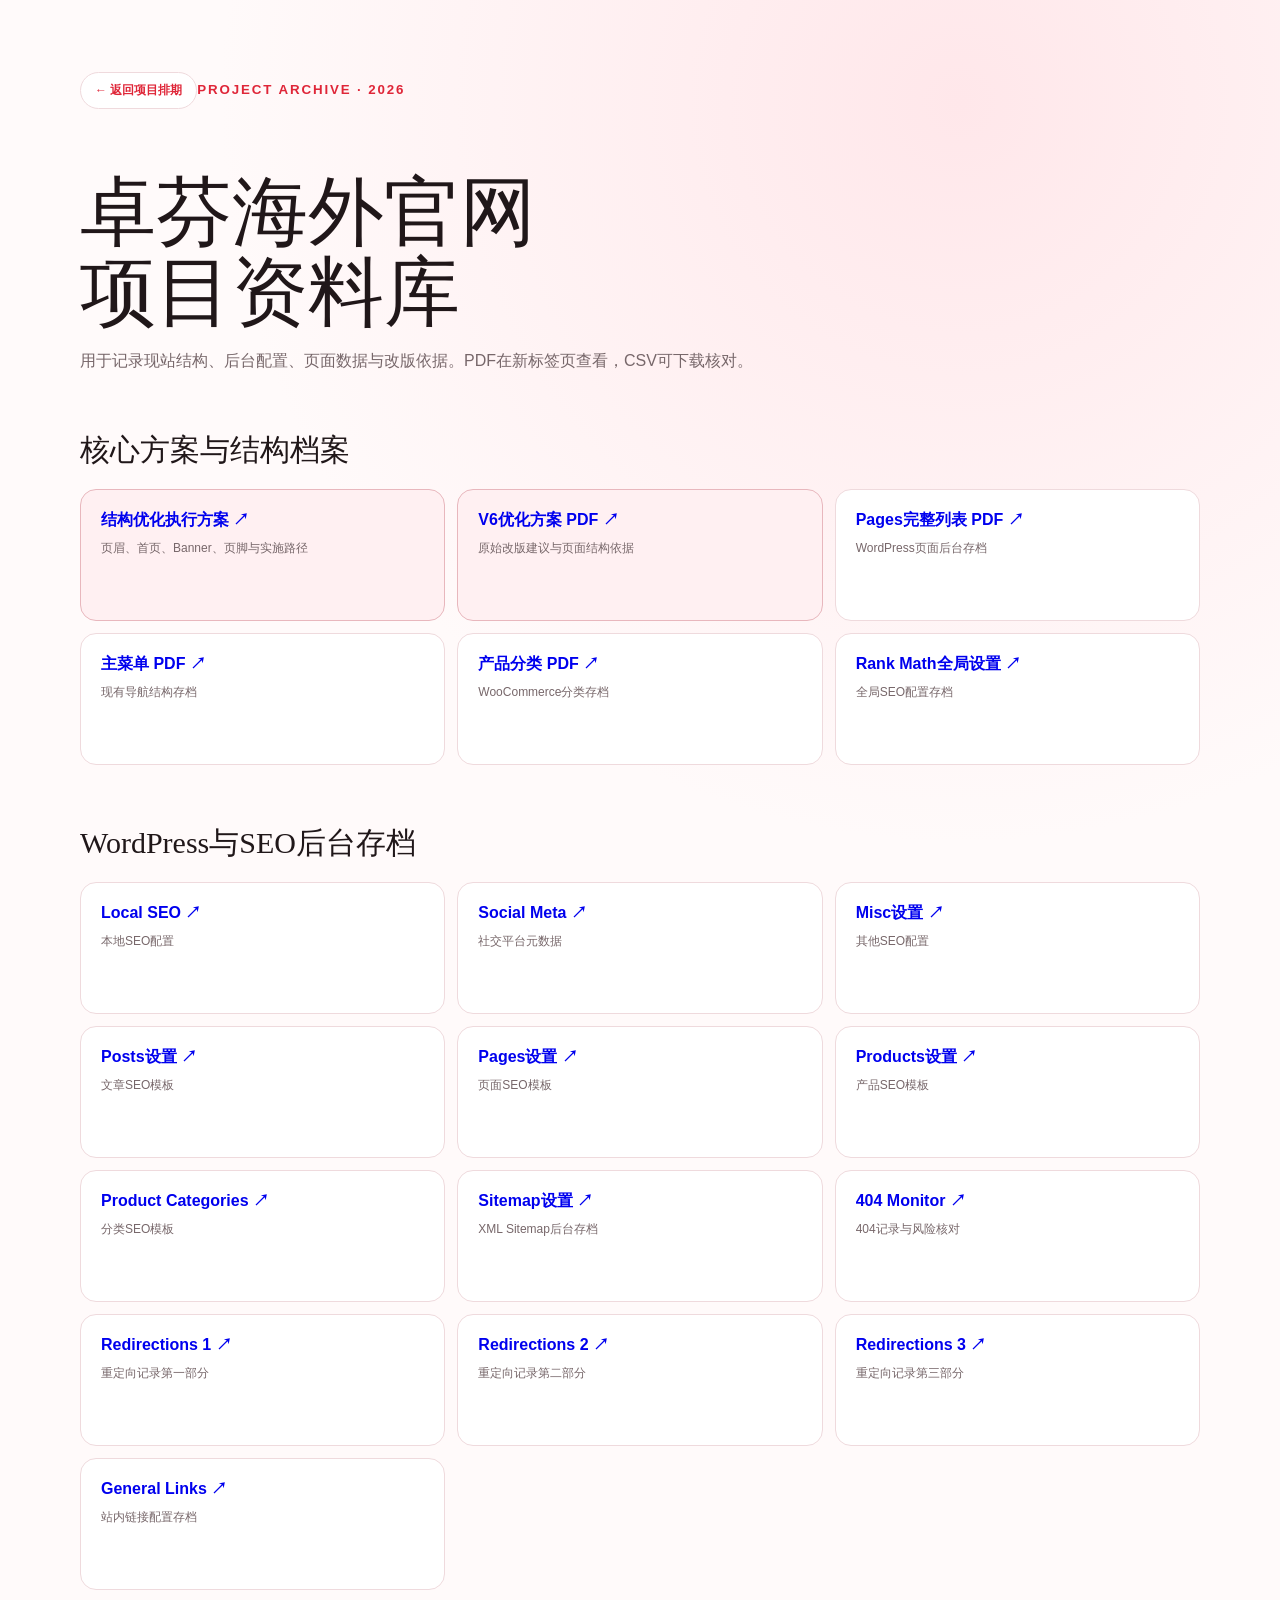
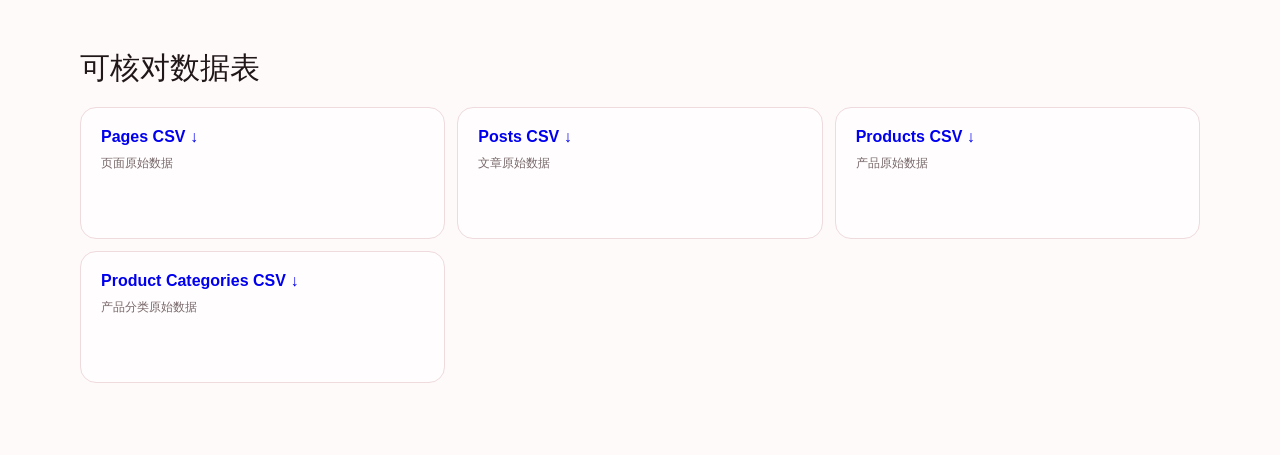
<file: documents/index.html>
<!doctype html>
<html lang="zh-CN"><head><meta charset="utf-8"><meta name="viewport" content="width=device-width,initial-scale=1"><meta name="robots" content="noindex,nofollow"><title>ZUOFUN 项目资料库</title>
<style>:root{--red:#df2638;--dark:#201719;--muted:#77676a;--line:#efdadd;--paper:#fffafa}*{box-sizing:border-box}body{margin:0;background:radial-gradient(circle at 75% 5%,#ffe7ea,transparent 34%),var(--paper);color:var(--dark);font-family:Inter,"PingFang SC","Microsoft YaHei",sans-serif}.wrap{width:min(1120px,calc(100% - 40px));margin:auto;padding:72px 0}.back{display:inline-block;margin-bottom:50px;padding:9px 14px;border:1px solid var(--line);border-radius:999px;background:#fff;color:var(--red);text-decoration:none;font-size:12px;font-weight:700}small{color:var(--red);font-weight:800;letter-spacing:.14em}h1{max-width:760px;margin:14px 0 18px;font-family:Georgia,"Songti SC",serif;font-size:clamp(44px,6vw,76px);font-weight:500;line-height:1.05}p{color:var(--muted)}h2{margin:58px 0 18px;font-family:Georgia,"Songti SC",serif;font-size:30px;font-weight:500}.grid{display:grid;grid-template-columns:repeat(3,1fr);gap:12px}.doc{min-height:132px;padding:20px;border:1px solid var(--line);border-radius:16px;background:#fff;text-decoration:none;transition:.2s}.doc:hover{transform:translateY(-4px);border-color:#e9adb5;box-shadow:0 18px 50px rgba(115,13,28,.09)}.doc b{display:block;margin-bottom:7px}.doc span{color:var(--muted);font-size:12px}.primary{border-color:#e8b7bd;background:#fff0f2}.csv{background:#fffdfd}@media(max-width:760px){.wrap{padding-top:40px}.grid{grid-template-columns:1fr}h1{font-size:46px}}</style></head>
<body><main class="wrap"><a class="back" href="../schedule/">← 返回项目排期</a><small>PROJECT ARCHIVE · 2026</small><h1>卓芬海外官网<br>项目资料库</h1><p>用于记录现站结构、后台配置、页面数据与改版依据。PDF在新标签页查看，CSV可下载核对。</p>
<h2>核心方案与结构档案</h2><div class="grid"><a class="doc primary" href="../"><b>结构优化执行方案 ↗</b><span>页眉、首页、Banner、页脚与实施路径</span></a><a class="doc primary" href="v6-optimization-plan.pdf"><b>V6优化方案 PDF ↗</b><span>原始改版建议与页面结构依据</span></a><a class="doc" href="pages-list.pdf"><b>Pages完整列表 PDF ↗</b><span>WordPress页面后台存档</span></a><a class="doc" href="main-menu.pdf"><b>主菜单 PDF ↗</b><span>现有导航结构存档</span></a><a class="doc" href="product-categories.pdf"><b>产品分类 PDF ↗</b><span>WooCommerce分类存档</span></a><a class="doc" href="01-global.pdf"><b>Rank Math全局设置 ↗</b><span>全局SEO配置存档</span></a></div>
<h2>WordPress与SEO后台存档</h2><div class="grid"><a class="doc" href="02-local-seo.pdf"><b>Local SEO ↗</b><span>本地SEO配置</span></a><a class="doc" href="03-social.pdf"><b>Social Meta ↗</b><span>社交平台元数据</span></a><a class="doc" href="04-misc.pdf"><b>Misc设置 ↗</b><span>其他SEO配置</span></a><a class="doc" href="05-posts.pdf"><b>Posts设置 ↗</b><span>文章SEO模板</span></a><a class="doc" href="06-pages.pdf"><b>Pages设置 ↗</b><span>页面SEO模板</span></a><a class="doc" href="07-products.pdf"><b>Products设置 ↗</b><span>产品SEO模板</span></a><a class="doc" href="08-product-categories.pdf"><b>Product Categories ↗</b><span>分类SEO模板</span></a><a class="doc" href="09-sitemap.pdf"><b>Sitemap设置 ↗</b><span>XML Sitemap后台存档</span></a><a class="doc" href="11-404.pdf"><b>404 Monitor ↗</b><span>404记录与风险核对</span></a><a class="doc" href="12-1-redirections.pdf"><b>Redirections 1 ↗</b><span>重定向记录第一部分</span></a><a class="doc" href="12-2-redirections.pdf"><b>Redirections 2 ↗</b><span>重定向记录第二部分</span></a><a class="doc" href="12-3-redirections.pdf"><b>Redirections 3 ↗</b><span>重定向记录第三部分</span></a><a class="doc" href="13-general-links.pdf"><b>General Links ↗</b><span>站内链接配置存档</span></a></div>
<h2>可核对数据表</h2><div class="grid"><a class="doc csv" href="pages.csv" download><b>Pages CSV ↓</b><span>页面原始数据</span></a><a class="doc csv" href="posts.csv" download><b>Posts CSV ↓</b><span>文章原始数据</span></a><a class="doc csv" href="products.csv" download><b>Products CSV ↓</b><span>产品原始数据</span></a><a class="doc csv" href="product-categories.csv" download><b>Product Categories CSV ↓</b><span>产品分类原始数据</span></a></div></main></body></html>
</file>
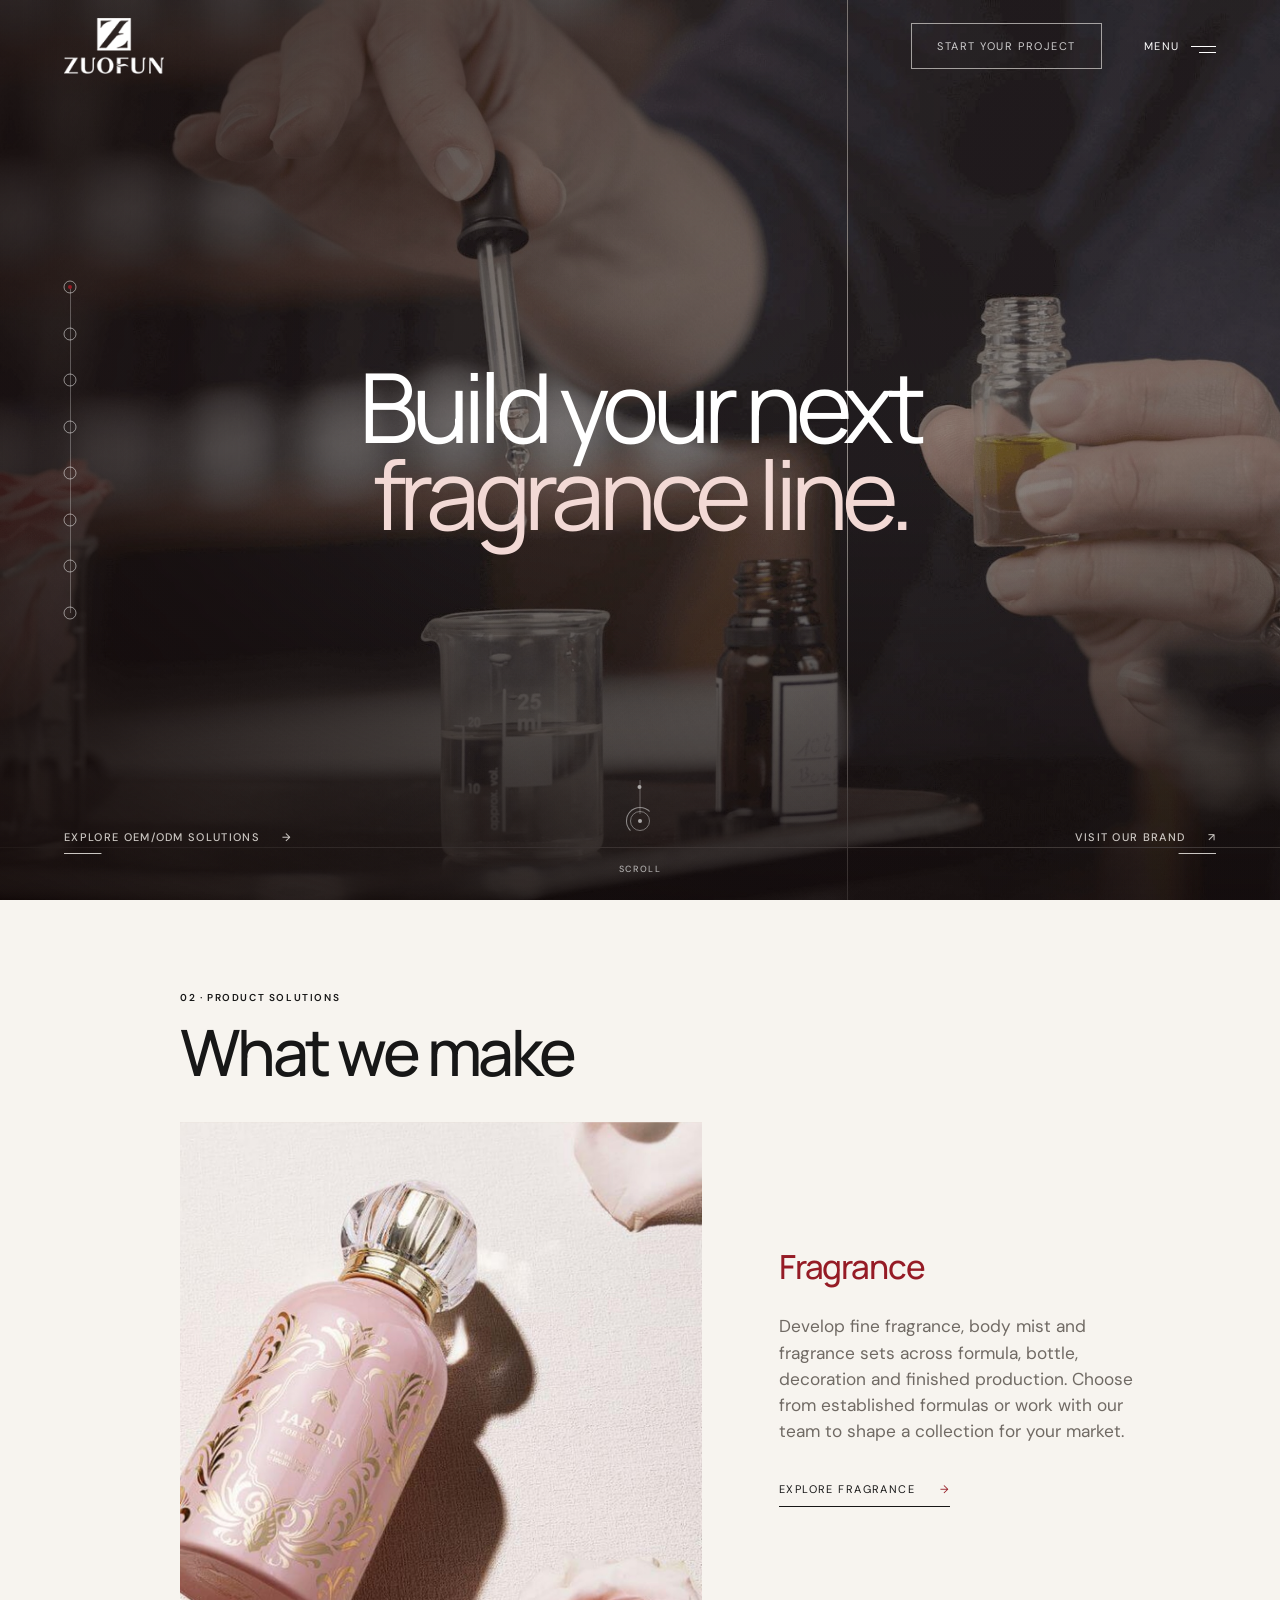
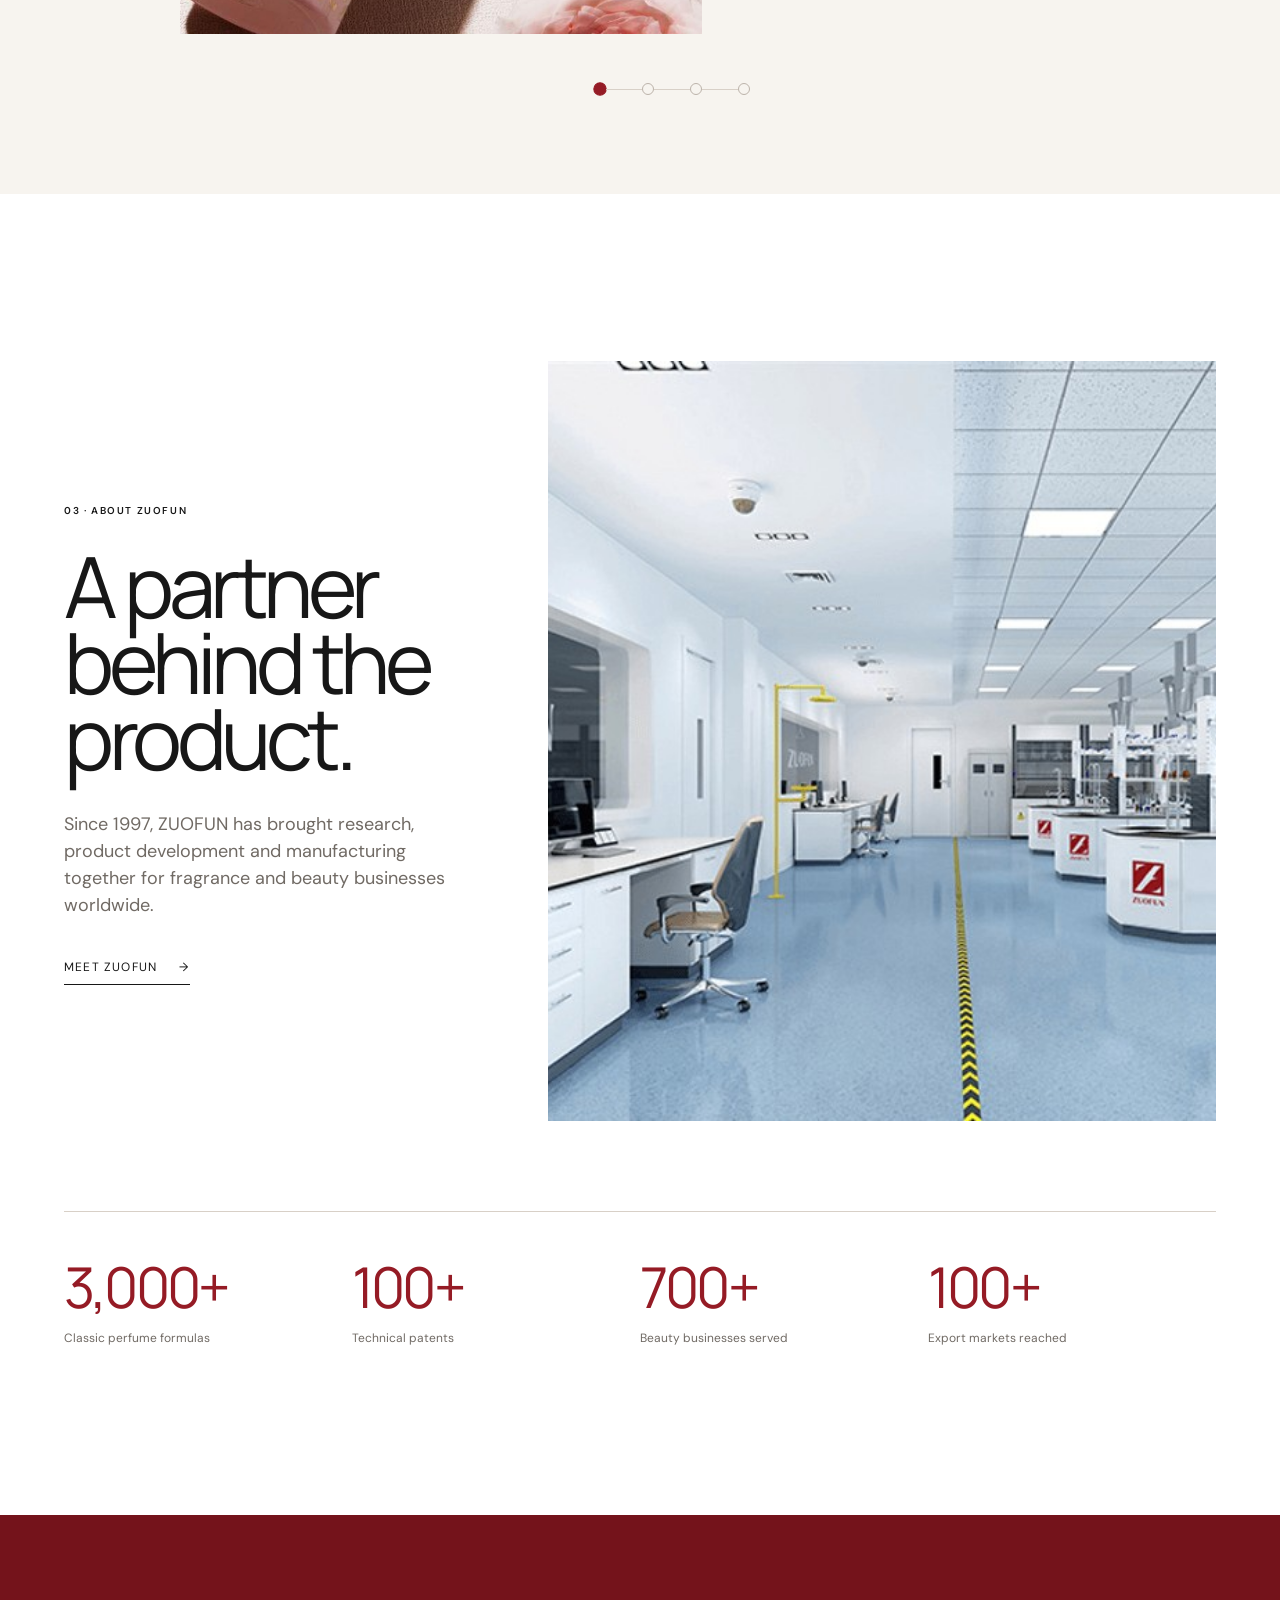
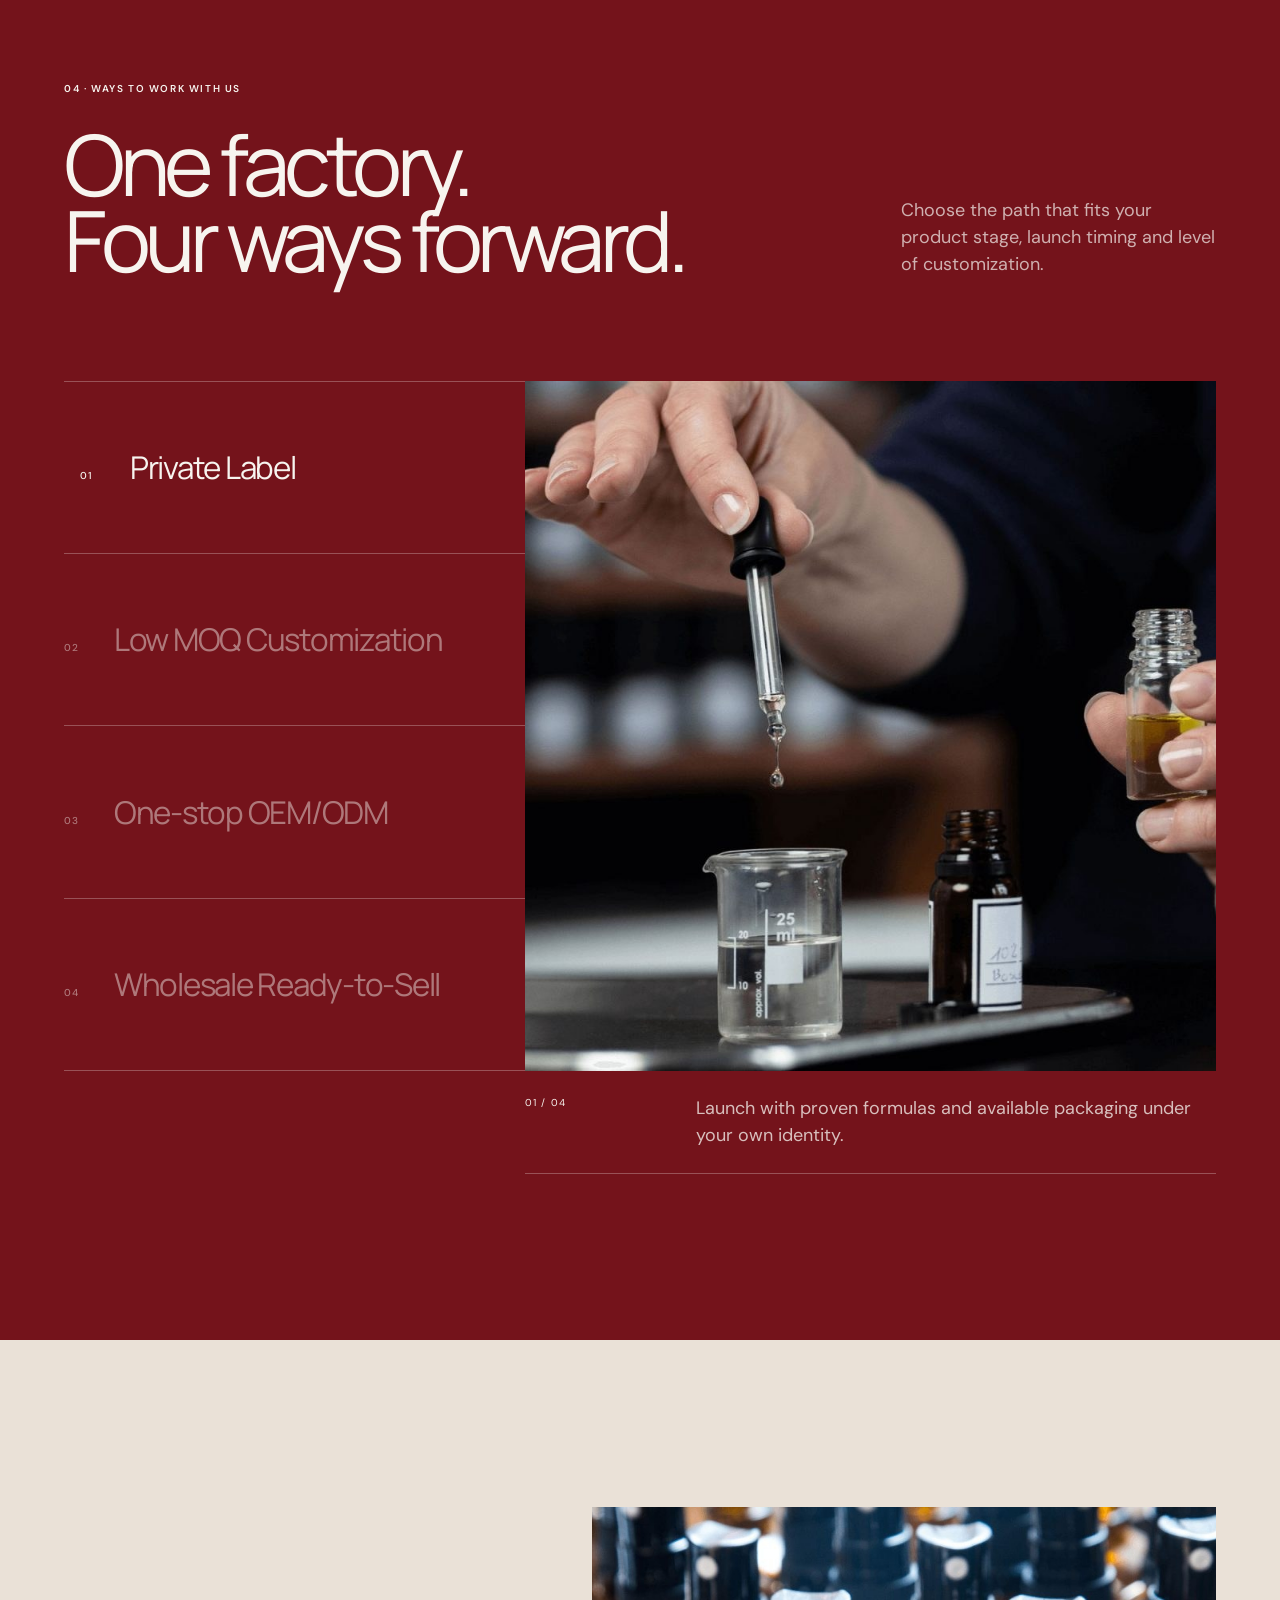
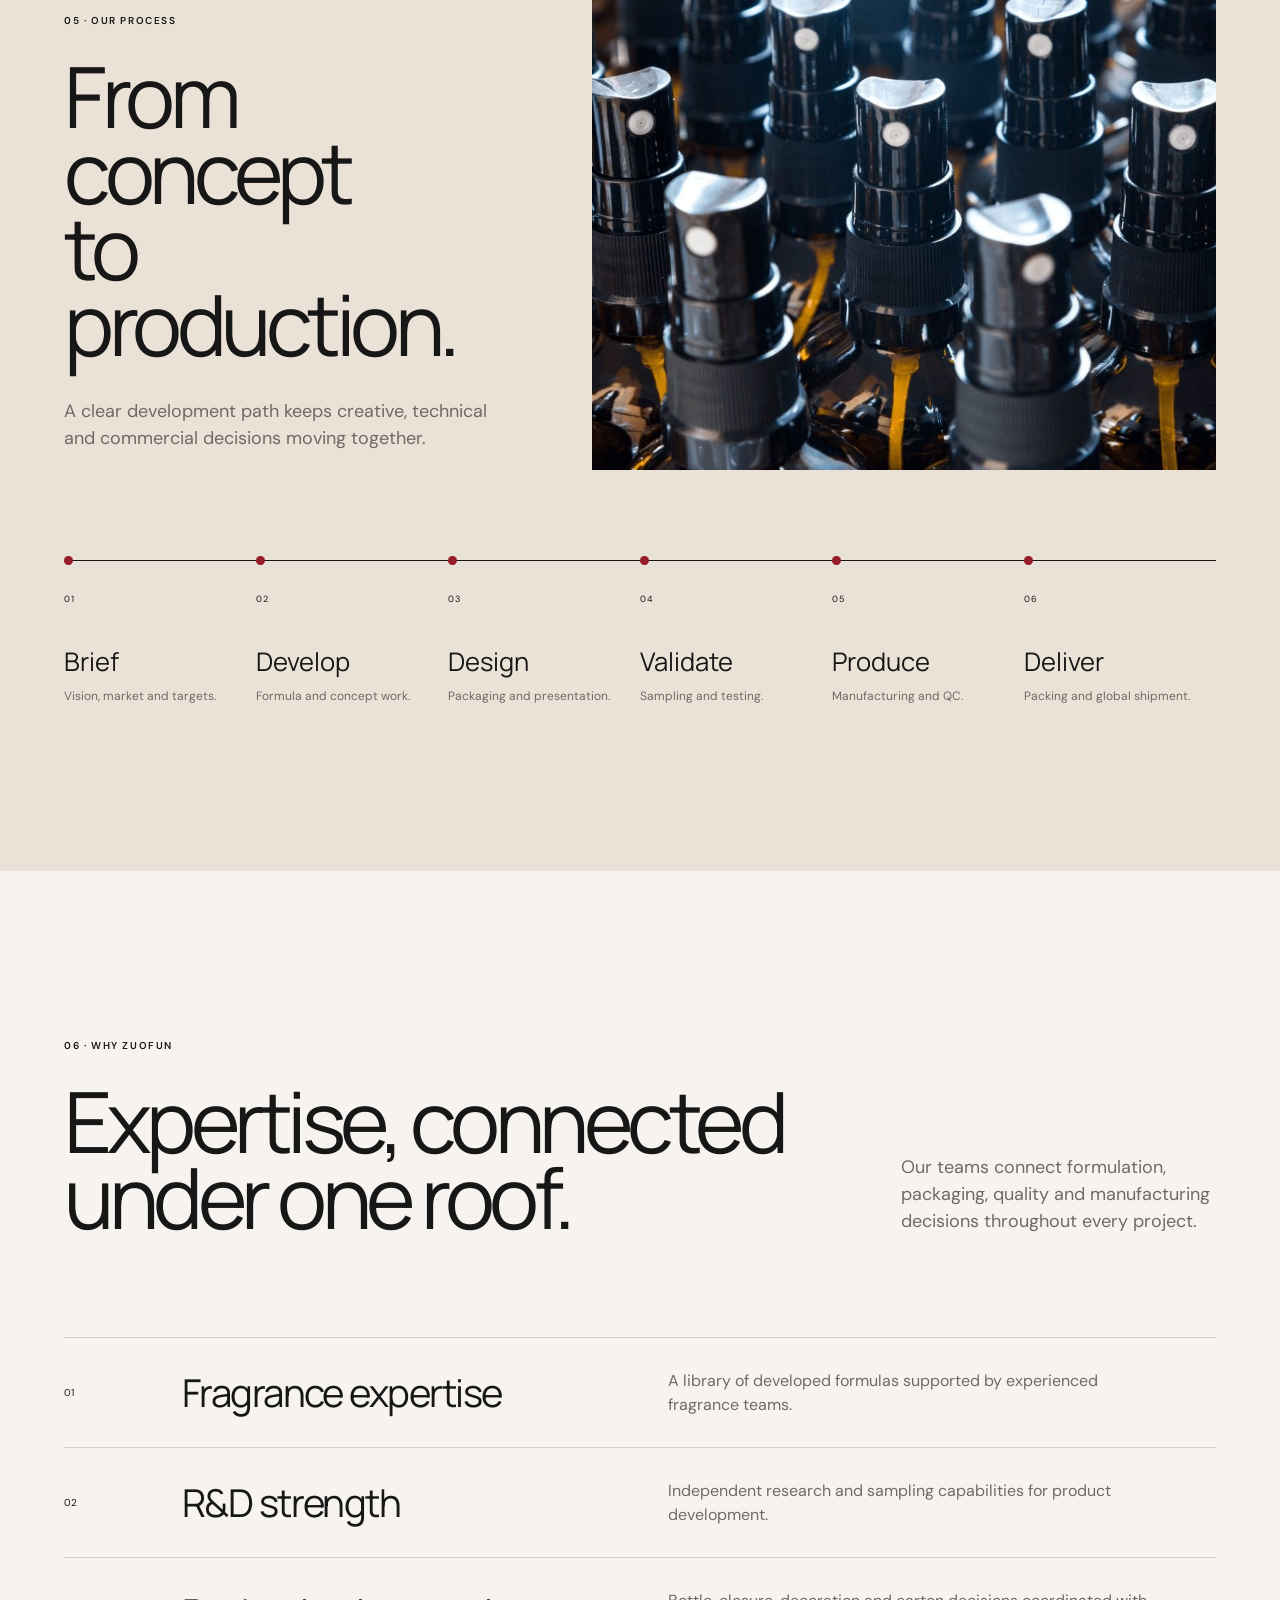
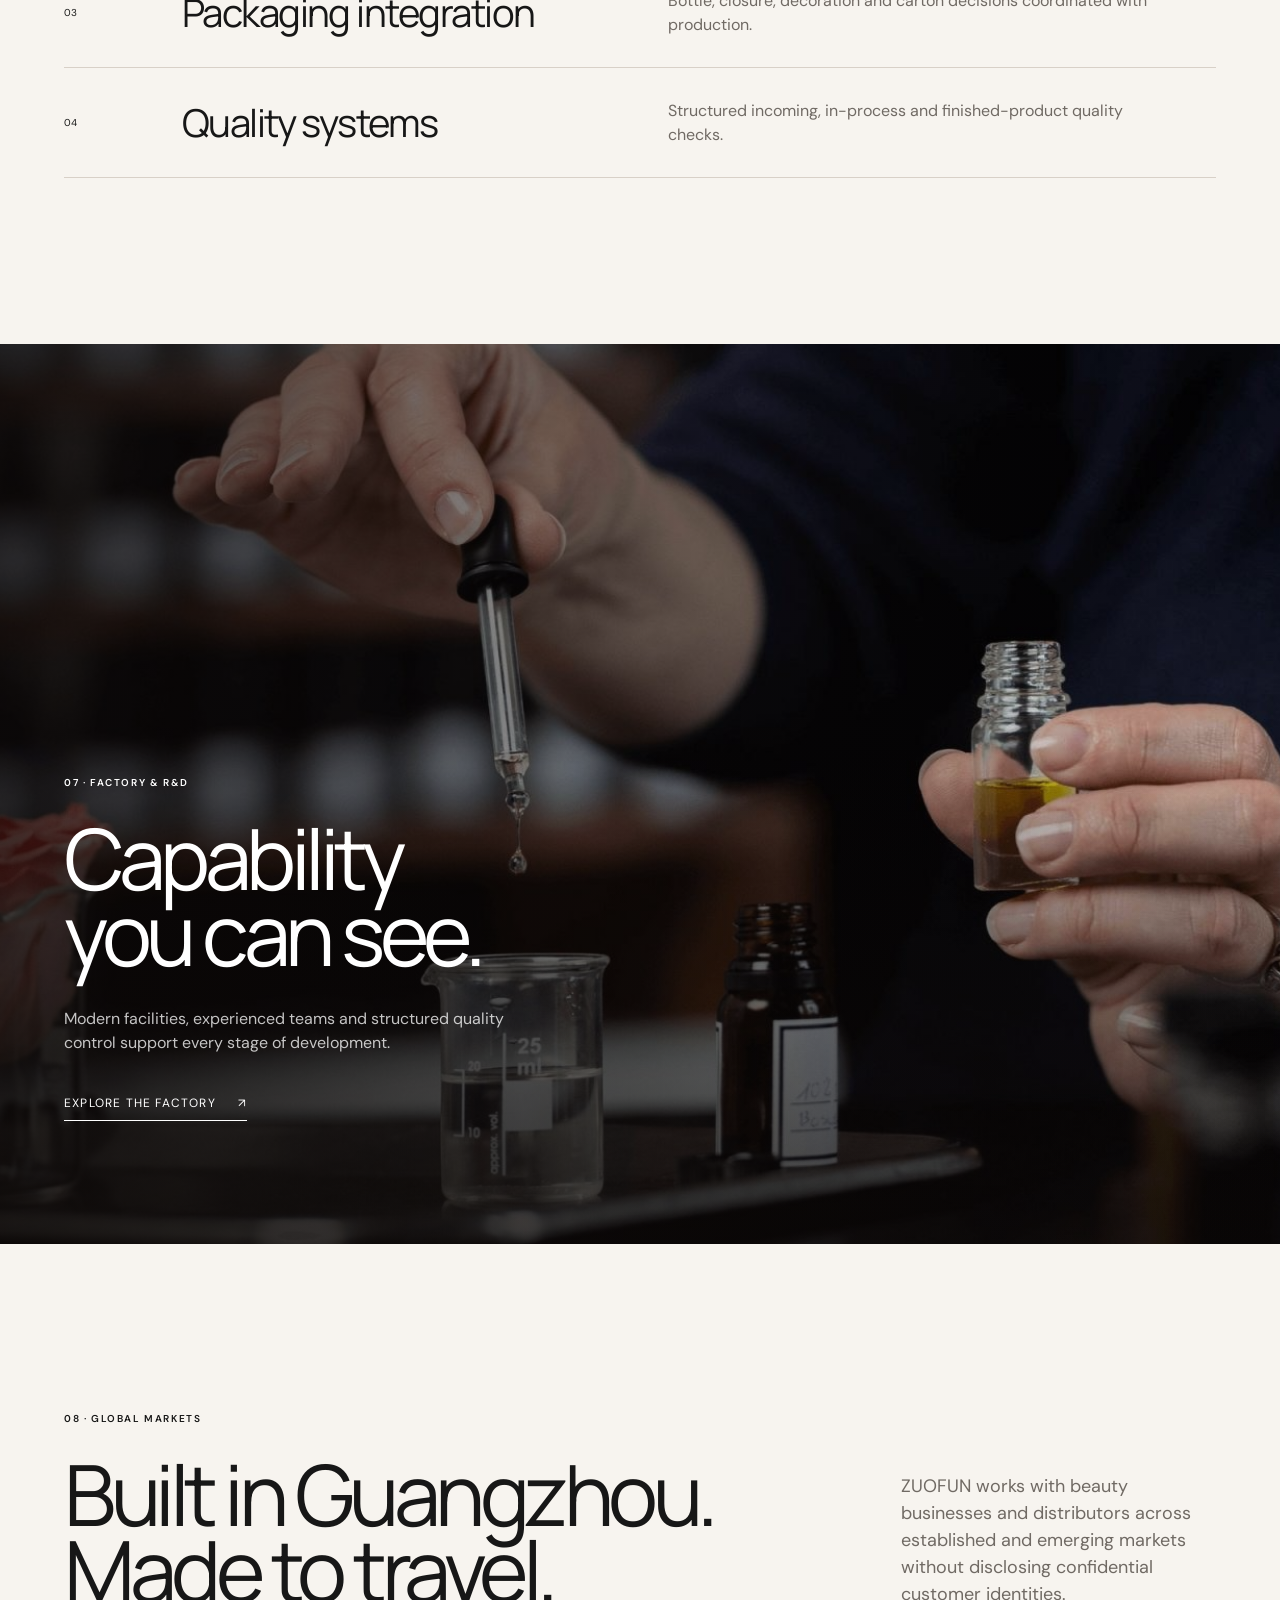
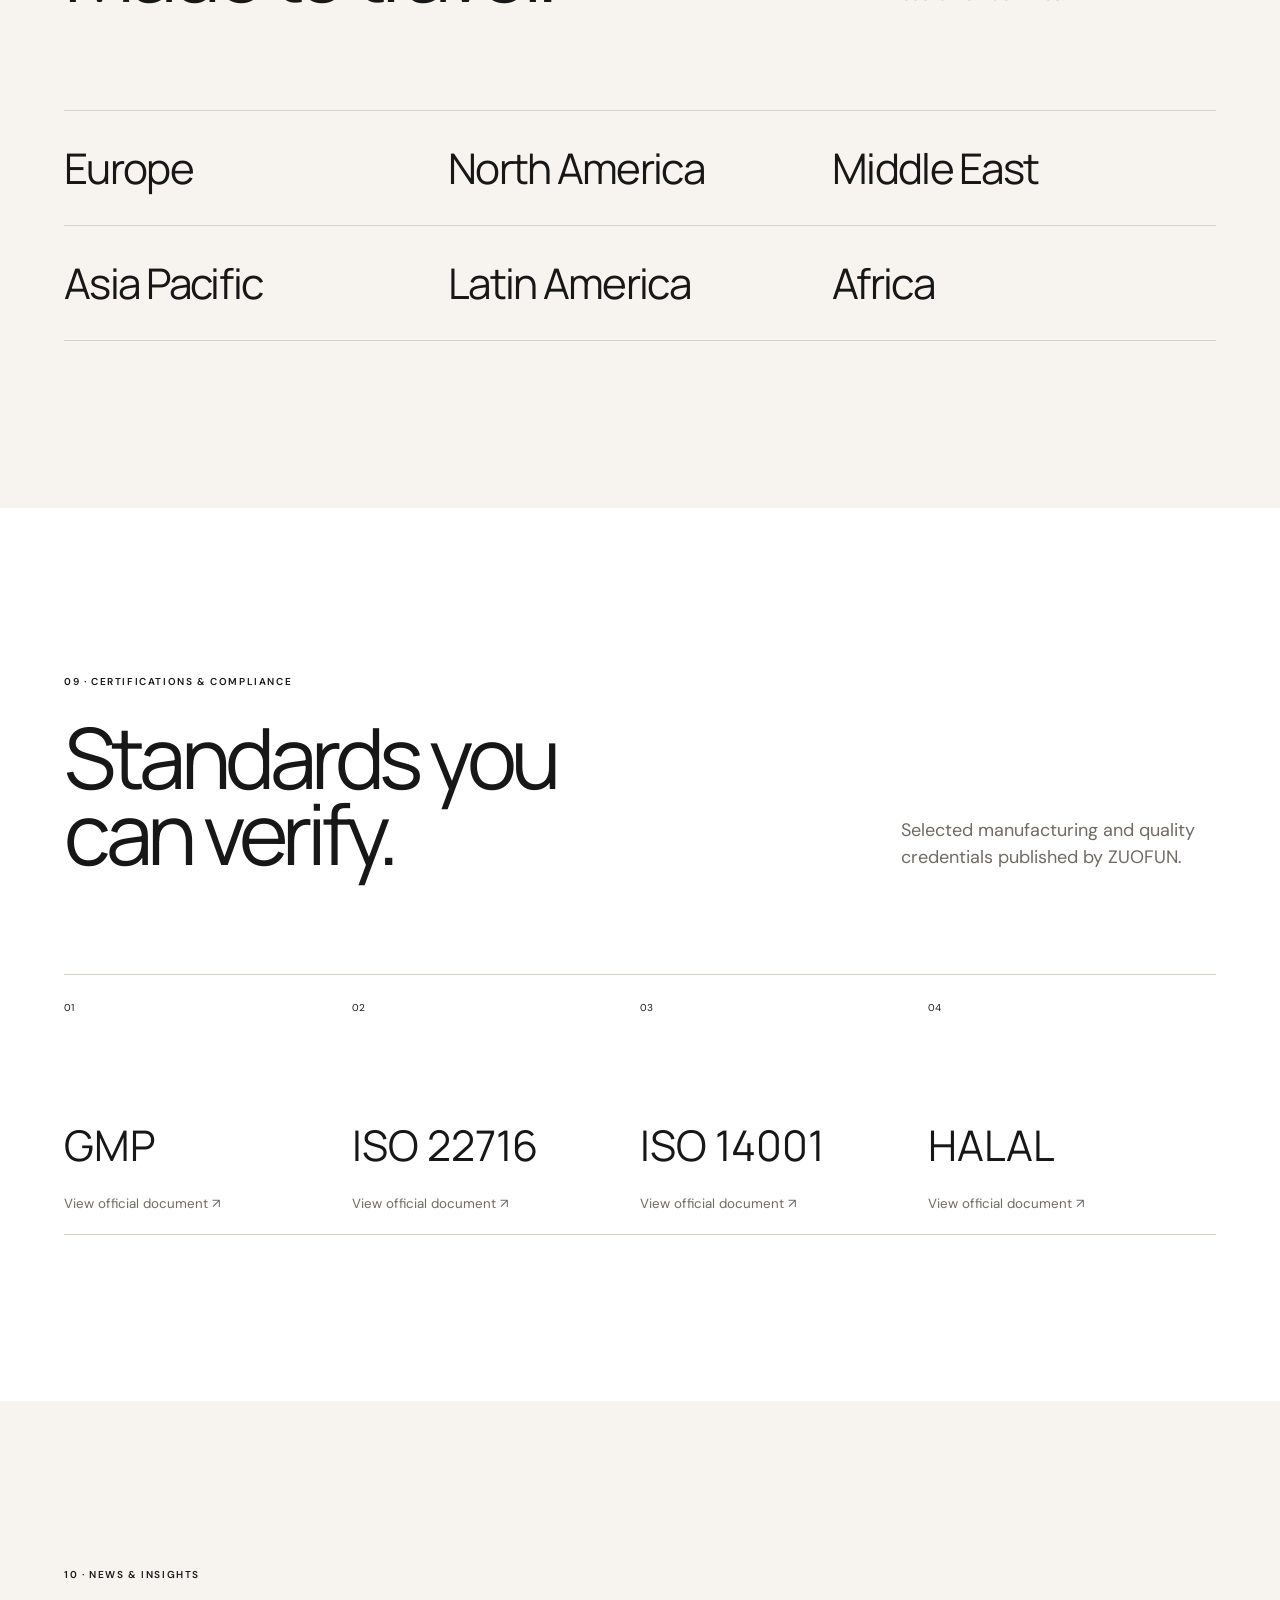
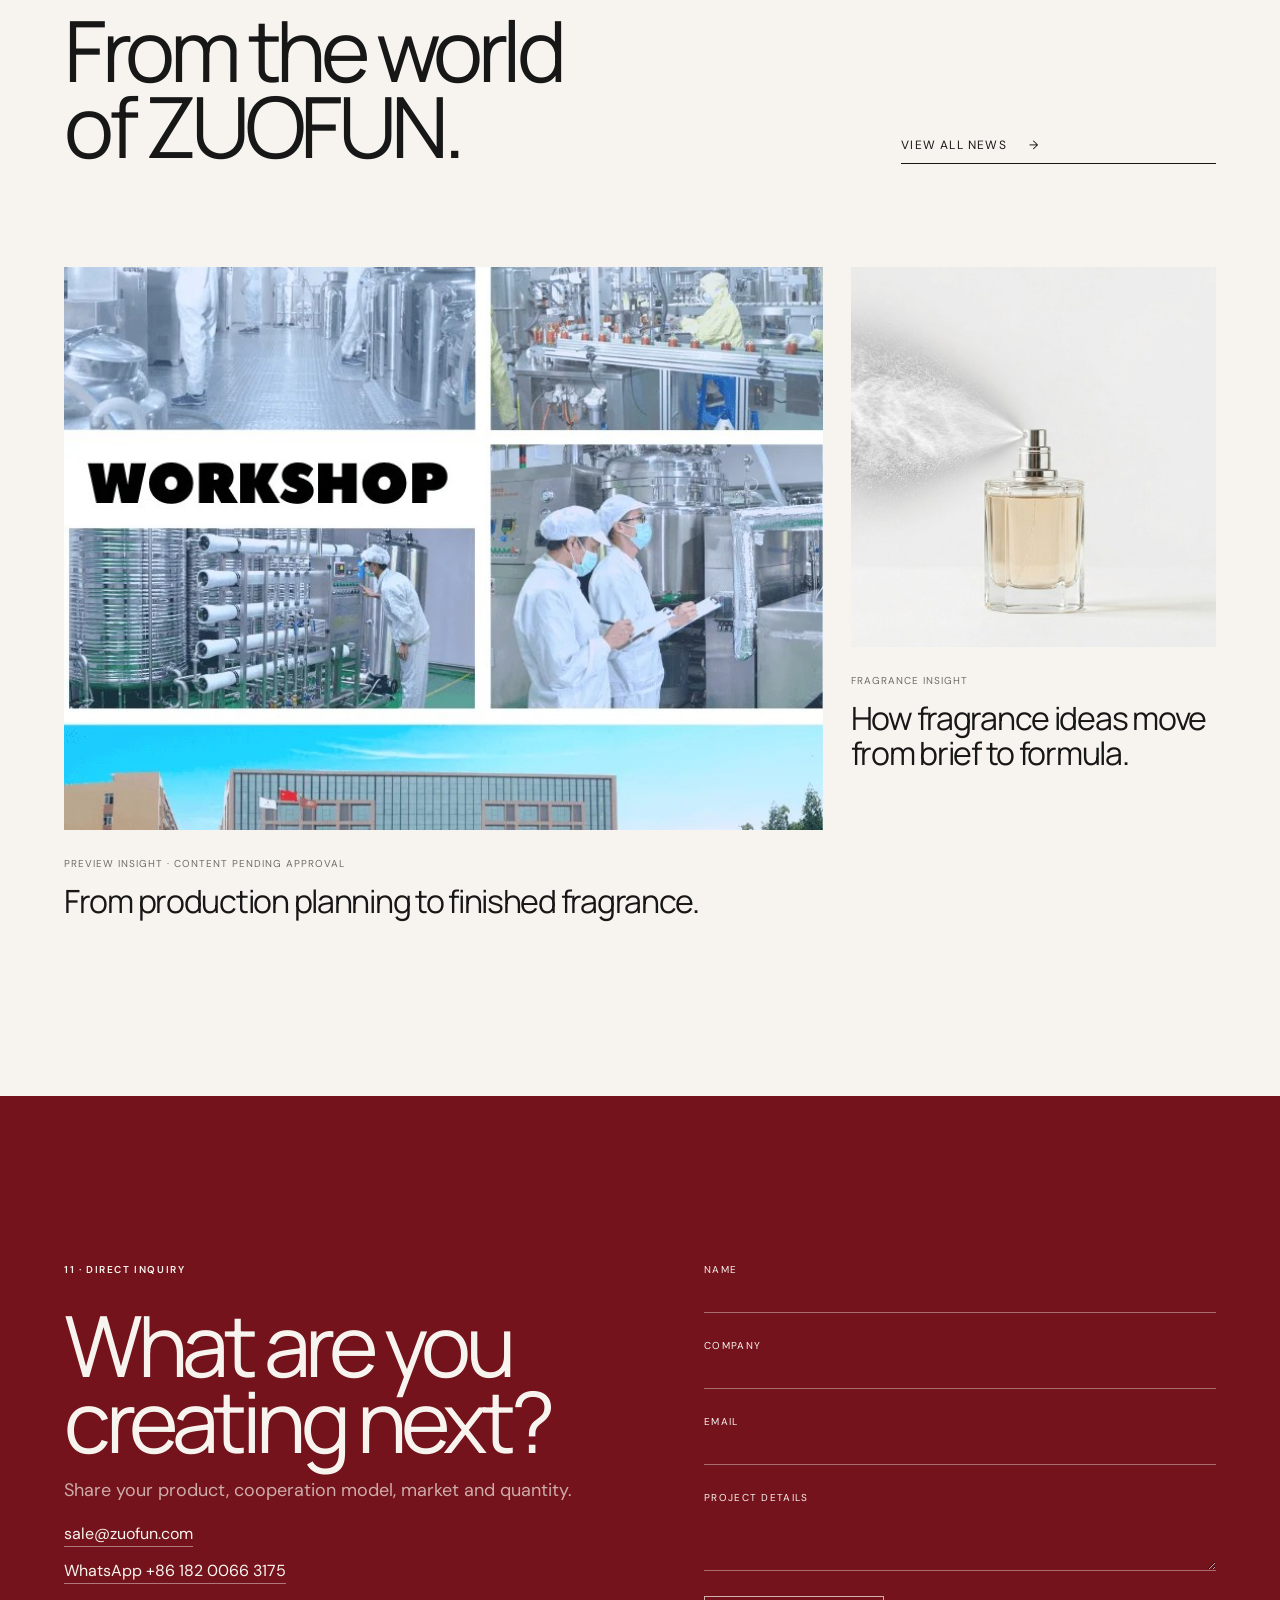
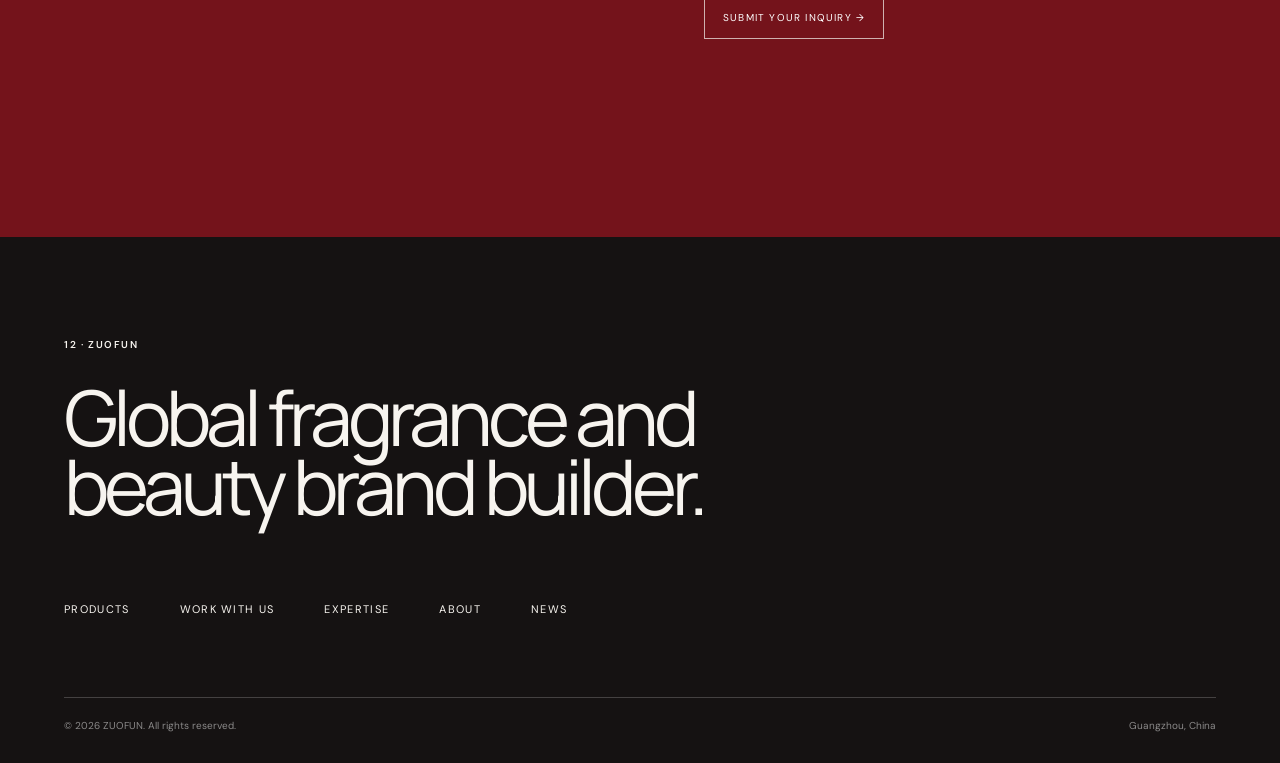
<file: home-preview/index.html>
<!doctype html>
<html lang="en">
<head>
  <meta charset="utf-8" />
  <meta name="viewport" content="width=device-width, initial-scale=1" />
  <title>ZUOFUN | Immersive Homepage Study</title>
  <meta name="description" content="Fragrance and beauty OEM/ODM manufacturing, from formulation and packaging to production and global delivery." />
  <link rel="preconnect" href="https://fonts.googleapis.com" />
  <link rel="preconnect" href="https://fonts.gstatic.com" crossorigin />
  <link href="https://fonts.googleapis.com/css2?family=DM+Sans:wght@300;400;500;600&family=Manrope:wght@400;500;600&display=swap" rel="stylesheet" />
  <link rel="stylesheet" href="assets/css/style.css?v=ancorotti-study-1" />
</head>
<body>
  <a class="skip-link" href="#main">Skip to content</a>
  <div class="section-progress-rail is-dark">
  <nav class="section-progress is-dark" aria-label="Homepage sections">
    <span class="section-progress-label section-progress__label" aria-live="polite">HOME</span>
    <div class="section-progress-track"><span class="section-progress-fill"></span></div>
    <div class="section-progress-nodes">
      <button class="progress-node is-active" type="button" data-target="hero" aria-label="Go to Home" aria-current="true"><i></i></button>
      <button class="progress-node" type="button" data-target="solutions" aria-label="Go to Products"><i></i></button>
      <button class="progress-node" type="button" data-target="about" aria-label="Go to About"><i></i></button>
      <button class="progress-node" type="button" data-target="services" aria-label="Go to Services"><i></i></button>
      <button class="progress-node" type="button" data-target="process" aria-label="Go to Process"><i></i></button>
      <button class="progress-node" type="button" data-target="factory" aria-label="Go to Factory"><i></i></button>
      <button class="progress-node" type="button" data-target="certifications" aria-label="Go to Certifications"><i></i></button>
      <button class="progress-node" type="button" data-target="contact" aria-label="Go to Contact"><i></i></button>
    </div>
  </nav>
  </div>
  <header class="site-header">
    <a class="brand" href="#hero" aria-label="ZUOFUN home"><img src="assets/images/logo-zuofun.png" alt="ZUOFUN" /></a>
    <div class="header-actions"><a class="project-link" href="#contact">Start Your Project</a><button class="menu-toggle" type="button" aria-expanded="false" aria-controls="fullscreen-menu"><span>Menu</span><i></i></button></div>
  </header>

  <nav class="fullscreen-menu" id="fullscreen-menu" aria-label="Primary" aria-hidden="true">
    <div class="menu-top"><img src="assets/images/logo-zuofun.png" alt="ZUOFUN" /><button class="menu-close" type="button">Close <span>×</span></button></div>
    <div class="menu-layout">
      <div class="menu-primary" role="tablist" aria-label="Navigation sections">
        <button class="menu-category is-active" role="tab" aria-selected="true" data-menu="products"><span>01</span>Products</button>
        <button class="menu-category" role="tab" aria-selected="false" data-menu="work"><span>02</span>Work with us</button>
        <button class="menu-category" role="tab" aria-selected="false" data-menu="expertise"><span>03</span>Expertise</button>
        <button class="menu-category" role="tab" aria-selected="false" data-menu="about"><span>04</span>About</button>
      </div>
      <div class="menu-secondary">
        <div class="menu-links is-active" data-panel="products"><a href="https://www.zuofun.com/perfume2/">Fragrance</a><a href="https://www.zuofun.com/aromatherapy2/">Home Fragrance</a><a href="https://www.zuofun.com/skincares/">Skincare &amp; Body Care</a><a href="https://www.zuofun.com/makeups/">Makeup</a><a href="https://www.zuofun.com/product/">All Products</a></div>
        <div class="menu-links" data-panel="work"><a href="#services">Private Label</a><a href="#services">Low MOQ Customization</a><a href="#services">One-stop OEM/ODM</a><a href="#services">Wholesale Ready-to-Sell</a></div>
        <div class="menu-links" data-panel="expertise"><a href="#expertise">Formula Development</a><a href="#expertise">Packaging Development</a><a href="#factory">Manufacturing</a><a href="#certifications">Quality &amp; Compliance</a></div>
        <div class="menu-links" data-panel="about"><a href="https://www.zuofun.com/about/">Who We Are</a><a href="#factory">Factory &amp; R&amp;D</a><a href="https://www.zuofun.com/certificate/">Certifications</a><a href="#markets">Global Markets</a><a href="https://www.zuofun.com/our-team/">Our Team</a><a href="https://www.zuofun.com/video/">Videos</a></div>
      </div>
    </div>
    <div class="menu-footer"><a href="#news">News</a><a href="#contact">Start Your Project <span>→</span></a></div>
  </nav>

  <main id="main">
    <section class="hero" id="hero" data-progress-section="home" data-progress-theme="dark">
      <img class="hero-image" src="assets/images/hero-formulation.jpg" alt="Fragrance formulation in the ZUOFUN laboratory" />
      <div class="hero-shade"></div>
      <div class="hero-copy reveal"><h1>Build your next<br /><span>fragrance line.</span></h1></div>
      <div class="hero-edge-actions"><a class="hero-edge-action hero-edge-action--left" href="#services">Explore OEM/ODM Solutions <span>→</span></a><a class="hero-edge-action hero-edge-action--right" href="https://zuofunperfumes.com" target="_blank" rel="noopener">Visit Our Brand <span>↗</span></a></div>
      <button class="hero-scroll-indicator" type="button" aria-label="Scroll to Product Solutions"><span class="indicator-line"><i></i></span><span class="indicator-orbit"><i></i></span><small>Scroll</small></button>
    </section>

    <section class="solutions product-showcase" id="solutions" data-progress-section="products" data-progress-theme="light">
      <header class="product-showcase__heading reveal"><p class="eyebrow">02 · Product solutions</p><h2>What we make</h2></header>
      <div class="product-showcase__stage">
        <div class="product-showcase__media solution-stage reveal" role="tabpanel" aria-labelledby="solution-title"><img class="solution-image is-active" data-solution="fragrance" src="assets/images/solution-fragrance.jpg" alt="ZUOFUN fragrance product" /><img class="solution-image" data-solution="home" src="assets/images/solution-home.jpg" alt="ZUOFUN home fragrance product" /><img class="solution-image" data-solution="skincare" src="assets/images/solution-skincare.jpg" alt="ZUOFUN skincare product" /><img class="solution-image" data-solution="makeup" src="assets/images/solution-makeup.jpg" alt="ZUOFUN makeup products" /></div>
        <div class="product-showcase__content solution-message reveal" aria-live="polite"><h3 id="solution-title">Fragrance</h3><p id="solution-description">Develop fine fragrance, body mist and fragrance sets across formula, bottle, decoration and finished production. Choose from established formulas or work with our team to shape a collection for your market.</p><a id="solution-link" href="https://www.zuofun.com/perfume2/">Explore Fragrance <span>→</span></a></div>
      </div>
      <div class="product-showcase__pagination solution-pagination" role="tablist" aria-label="Product solution slides"><button class="solution-dot is-active" type="button" role="tab" aria-selected="true" tabindex="0" data-solution="fragrance" aria-label="Show Fragrance"></button><button class="solution-dot" type="button" role="tab" aria-selected="false" tabindex="-1" data-solution="home" aria-label="Show Home Fragrance"></button><button class="solution-dot" type="button" role="tab" aria-selected="false" tabindex="-1" data-solution="skincare" aria-label="Show Skincare and Body Care"></button><button class="solution-dot" type="button" role="tab" aria-selected="false" tabindex="-1" data-solution="makeup" aria-label="Show Makeup"></button></div>
    </section>

    <section class="about section" id="about"><div class="about-grid"><div class="about-copy reveal"><p class="eyebrow">03 · About ZUOFUN</p><h2>A partner<br />behind the product.</h2><p>Since 1997, ZUOFUN has brought research, product development and manufacturing together for fragrance and beauty businesses worldwide.</p><a class="text-link" href="https://www.zuofun.com/about/">Meet ZUOFUN <span>→</span></a></div><figure class="about-image reveal"><img src="assets/images/about-rd.jpg" alt="ZUOFUN research and development laboratory" /></figure></div><div class="facts reveal"><div><strong>3,000+</strong><span>Classic perfume formulas</span></div><div><strong>100+</strong><span>Technical patents</span></div><div><strong>700+</strong><span>Beauty businesses served</span></div><div><strong>100+</strong><span>Export markets reached</span></div></div></section>

    <section class="services section" id="services"><header class="split-heading light reveal"><div><p class="eyebrow">04 · Ways to work with us</p><h2>One factory.<br />Four ways forward.</h2></div><p>Choose the path that fits your product stage, launch timing and level of customization.</p></header><div class="service-experience reveal"><div class="service-nav" role="tablist" aria-label="Ways to work with ZUOFUN"><button class="service-tab is-active" role="tab" aria-selected="true" data-service="private"><span>01</span>Private Label</button><button class="service-tab" role="tab" aria-selected="false" data-service="low"><span>02</span>Low MOQ Customization</button><button class="service-tab" role="tab" aria-selected="false" data-service="oem"><span>03</span>One-stop OEM/ODM</button><button class="service-tab" role="tab" aria-selected="false" data-service="wholesale"><span>04</span>Wholesale Ready-to-Sell</button></div><div class="service-stage"><img class="service-image is-active" data-service="private" src="assets/images/service-private-label.jpg" alt="Private label fragrance formulation" /><img class="service-image" data-service="low" src="assets/images/service-low-moq.jpg" alt="Low volume perfume filling" /><img class="service-image" data-service="oem" src="assets/images/service-one-stop.jpg" alt="ZUOFUN manufacturing campus" /><img class="service-image" data-service="wholesale" src="assets/images/service-wholesale.jpg" alt="Finished fragrance products for wholesale" /></div><div class="service-copy"><span id="service-number">01 / 04</span><p id="service-description">Launch with proven formulas and available packaging under your own identity.</p></div></div></section>

    <section class="process section" id="process"><div class="process-layout"><div class="process-copy reveal"><p class="eyebrow">05 · Our process</p><h2>From concept<br />to production.</h2><p>A clear development path keeps creative, technical and commercial decisions moving together.</p></div><figure class="process-image reveal"><img src="assets/images/factory-fill.jpg" alt="Perfume bottles on the ZUOFUN filling line" /></figure></div><ol class="process-line reveal"><li><span>01</span><h3>Brief</h3><p>Vision, market and targets.</p></li><li><span>02</span><h3>Develop</h3><p>Formula and concept work.</p></li><li><span>03</span><h3>Design</h3><p>Packaging and presentation.</p></li><li><span>04</span><h3>Validate</h3><p>Sampling and testing.</p></li><li><span>05</span><h3>Produce</h3><p>Manufacturing and QC.</p></li><li><span>06</span><h3>Deliver</h3><p>Packing and global shipment.</p></li></ol></section>

    <section class="expertise section editorial" id="expertise"><header class="split-heading reveal"><div><p class="eyebrow">06 · Why ZUOFUN</p><h2>Expertise, connected<br />under one roof.</h2></div><p>Our teams connect formulation, packaging, quality and manufacturing decisions throughout every project.</p></header><div class="editorial-list reveal"><article><span>01</span><h3>Fragrance expertise</h3><p>A library of developed formulas supported by experienced fragrance teams.</p></article><article><span>02</span><h3>R&amp;D strength</h3><p>Independent research and sampling capabilities for product development.</p></article><article><span>03</span><h3>Packaging integration</h3><p>Bottle, closure, decoration and carton decisions coordinated with production.</p></article><article><span>04</span><h3>Quality systems</h3><p>Structured incoming, in-process and finished-product quality checks.</p></article></div></section>
    <section class="factory scene" id="factory"><img src="assets/images/hero-manufacturing.jpg" alt="ZUOFUN production facility" /><div class="scene-shade"></div><div class="scene-copy reveal"><p class="eyebrow">07 · Factory &amp; R&amp;D</p><h2>Capability<br />you can see.</h2><p>Modern facilities, experienced teams and structured quality control support every stage of development.</p><a href="https://www.zuofun.com/perfume-factory/">Explore the factory <span>↗</span></a></div></section>
    <section class="markets section" id="markets"><header class="split-heading reveal"><div><p class="eyebrow">08 · Global markets</p><h2>Built in Guangzhou.<br />Made to travel.</h2></div><p>ZUOFUN works with beauty businesses and distributors across established and emerging markets without disclosing confidential customer identities.</p></header><div class="market-list reveal"><span>Europe</span><span>North America</span><span>Middle East</span><span>Asia Pacific</span><span>Latin America</span><span>Africa</span></div></section>
    <section class="certifications section" id="certifications"><header class="split-heading reveal"><div><p class="eyebrow">09 · Certifications &amp; compliance</p><h2>Standards you<br />can verify.</h2></div><p>Selected manufacturing and quality credentials published by ZUOFUN.</p></header><div class="cert-list reveal"><a href="https://www.zuofun.com/certificate/"><span>01</span><strong>GMP</strong><small>View official document ↗</small></a><a href="https://www.zuofun.com/certificate/"><span>02</span><strong>ISO 22716</strong><small>View official document ↗</small></a><a href="https://www.zuofun.com/certificate/"><span>03</span><strong>ISO 14001</strong><small>View official document ↗</small></a><a href="https://www.zuofun.com/certificate/"><span>04</span><strong>HALAL</strong><small>View official document ↗</small></a></div></section>
    <section class="news section" id="news"><header class="split-heading reveal"><div><p class="eyebrow">10 · News &amp; insights</p><h2>From the world<br />of ZUOFUN.</h2></div><a class="text-link" href="https://www.zuofun.com/news/">View all news <span>→</span></a></header><div class="news-grid"><a class="reveal" href="https://www.zuofun.com/news/"><img src="assets/images/factory-line.jpg" alt="ZUOFUN fragrance manufacturing line" /><span>Preview insight · content pending approval</span><h3>From production planning to finished fragrance.</h3></a><a class="reveal" href="https://www.zuofun.com/news/"><img src="assets/images/news-fragrance-insight.jpg" alt="Fragrance ingredients and formulation" /><span>Fragrance insight</span><h3>How fragrance ideas move from brief to formula.</h3></a></div></section>
    <section class="contact section" id="contact"><div class="contact-copy reveal"><p class="eyebrow">11 · Direct inquiry</p><h2>What are you<br />creating next?</h2><p>Share your product, cooperation model, market and quantity.</p><a href="mailto:sale@zuofun.com">sale@zuofun.com</a><a href="https://wa.me/8618200663175">WhatsApp +86 182 0066 3175</a></div><form class="inquiry-form reveal" novalidate><label>Name<input name="name" required /></label><label>Company<input name="company" required /></label><label>Email<input name="email" type="email" required /></label><label>Project details<textarea name="message" rows="3" required></textarea></label><button type="submit">Submit your inquiry <span>→</span></button><p class="form-status" role="status" aria-live="polite"></p></form></section>
  </main>
  <footer class="site-footer"><div><p class="eyebrow">12 · ZUOFUN</p><h2>Global fragrance and<br />beauty brand builder.</h2></div><div class="footer-links"><a href="https://www.zuofun.com/perfume2/">Products</a><a href="#services">Work with us</a><a href="#expertise">Expertise</a><a href="https://www.zuofun.com/about/">About</a><a href="#news">News</a></div><div class="footer-meta"><span>© 2026 ZUOFUN. All rights reserved.</span><span>Guangzhou, China</span></div></footer>
  <script src="assets/js/main.js?v=ancorotti-study-1"></script>
</body>
</html>
</file>
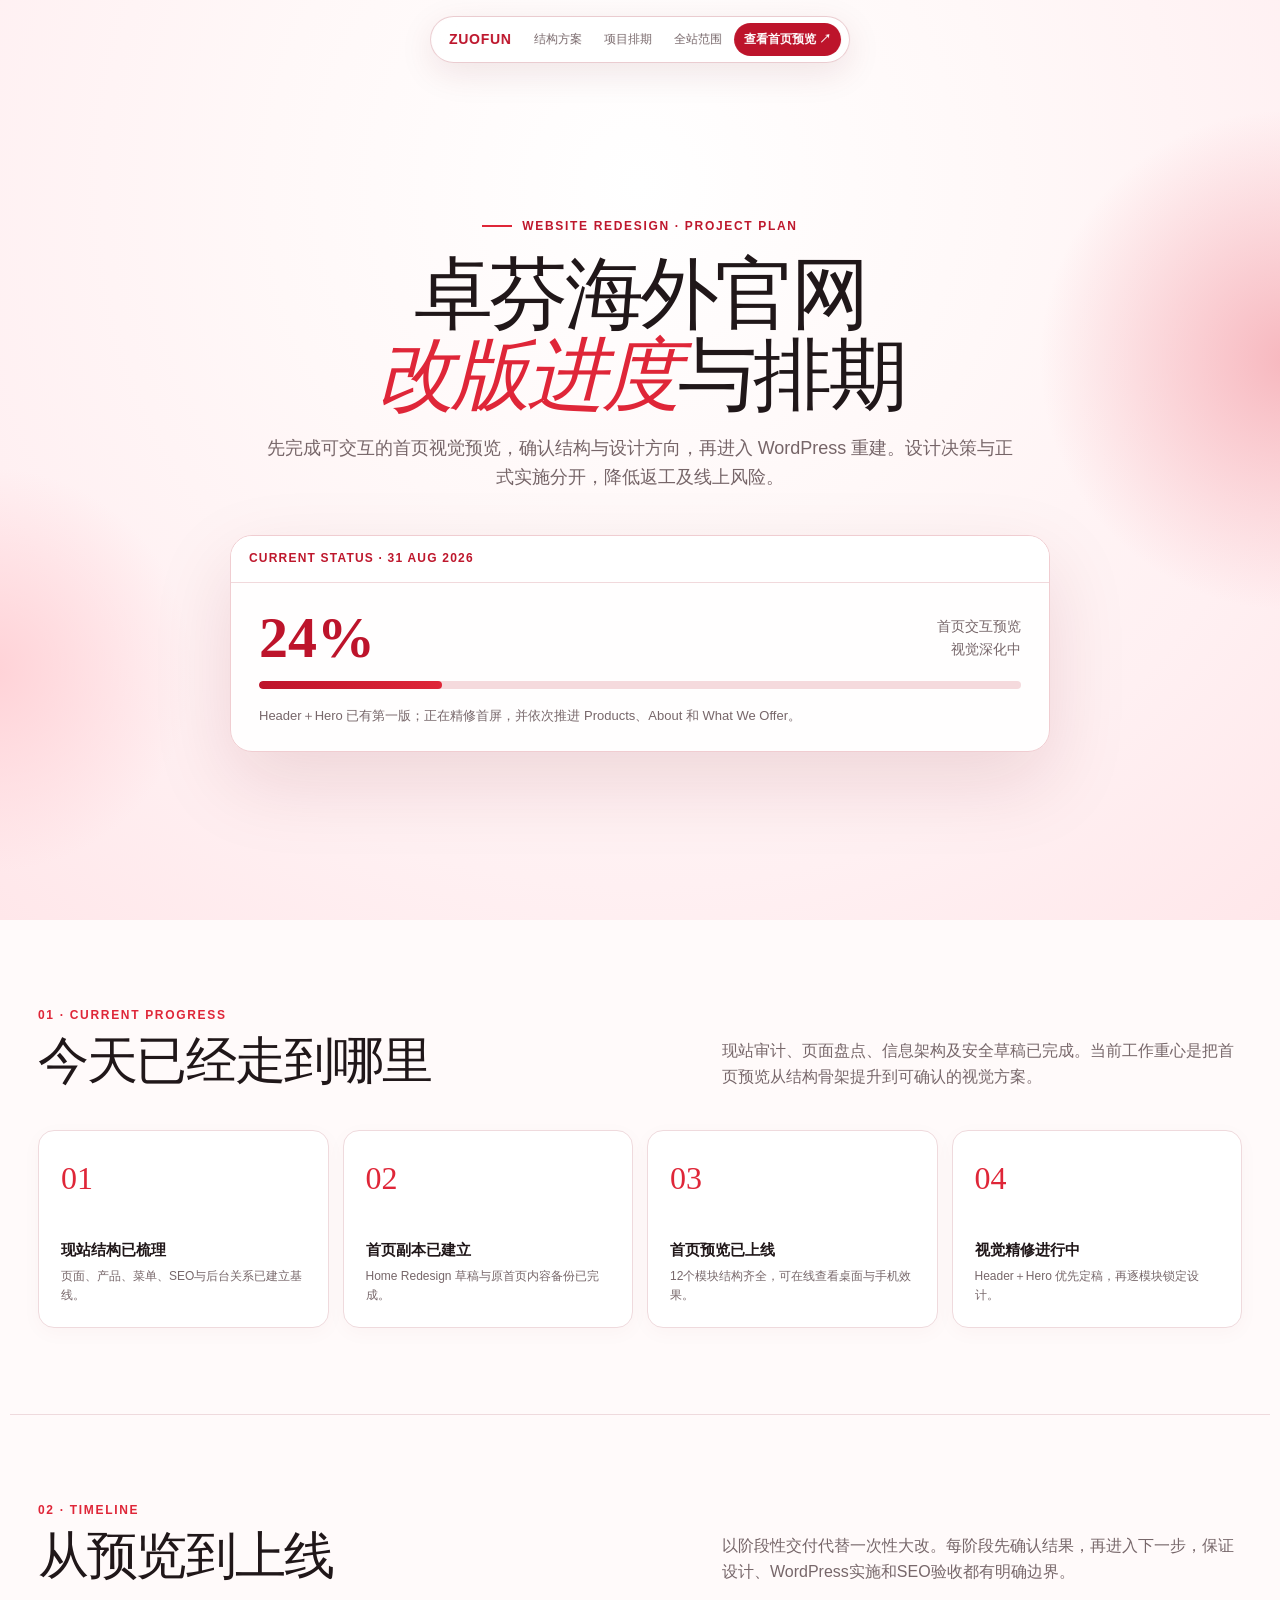
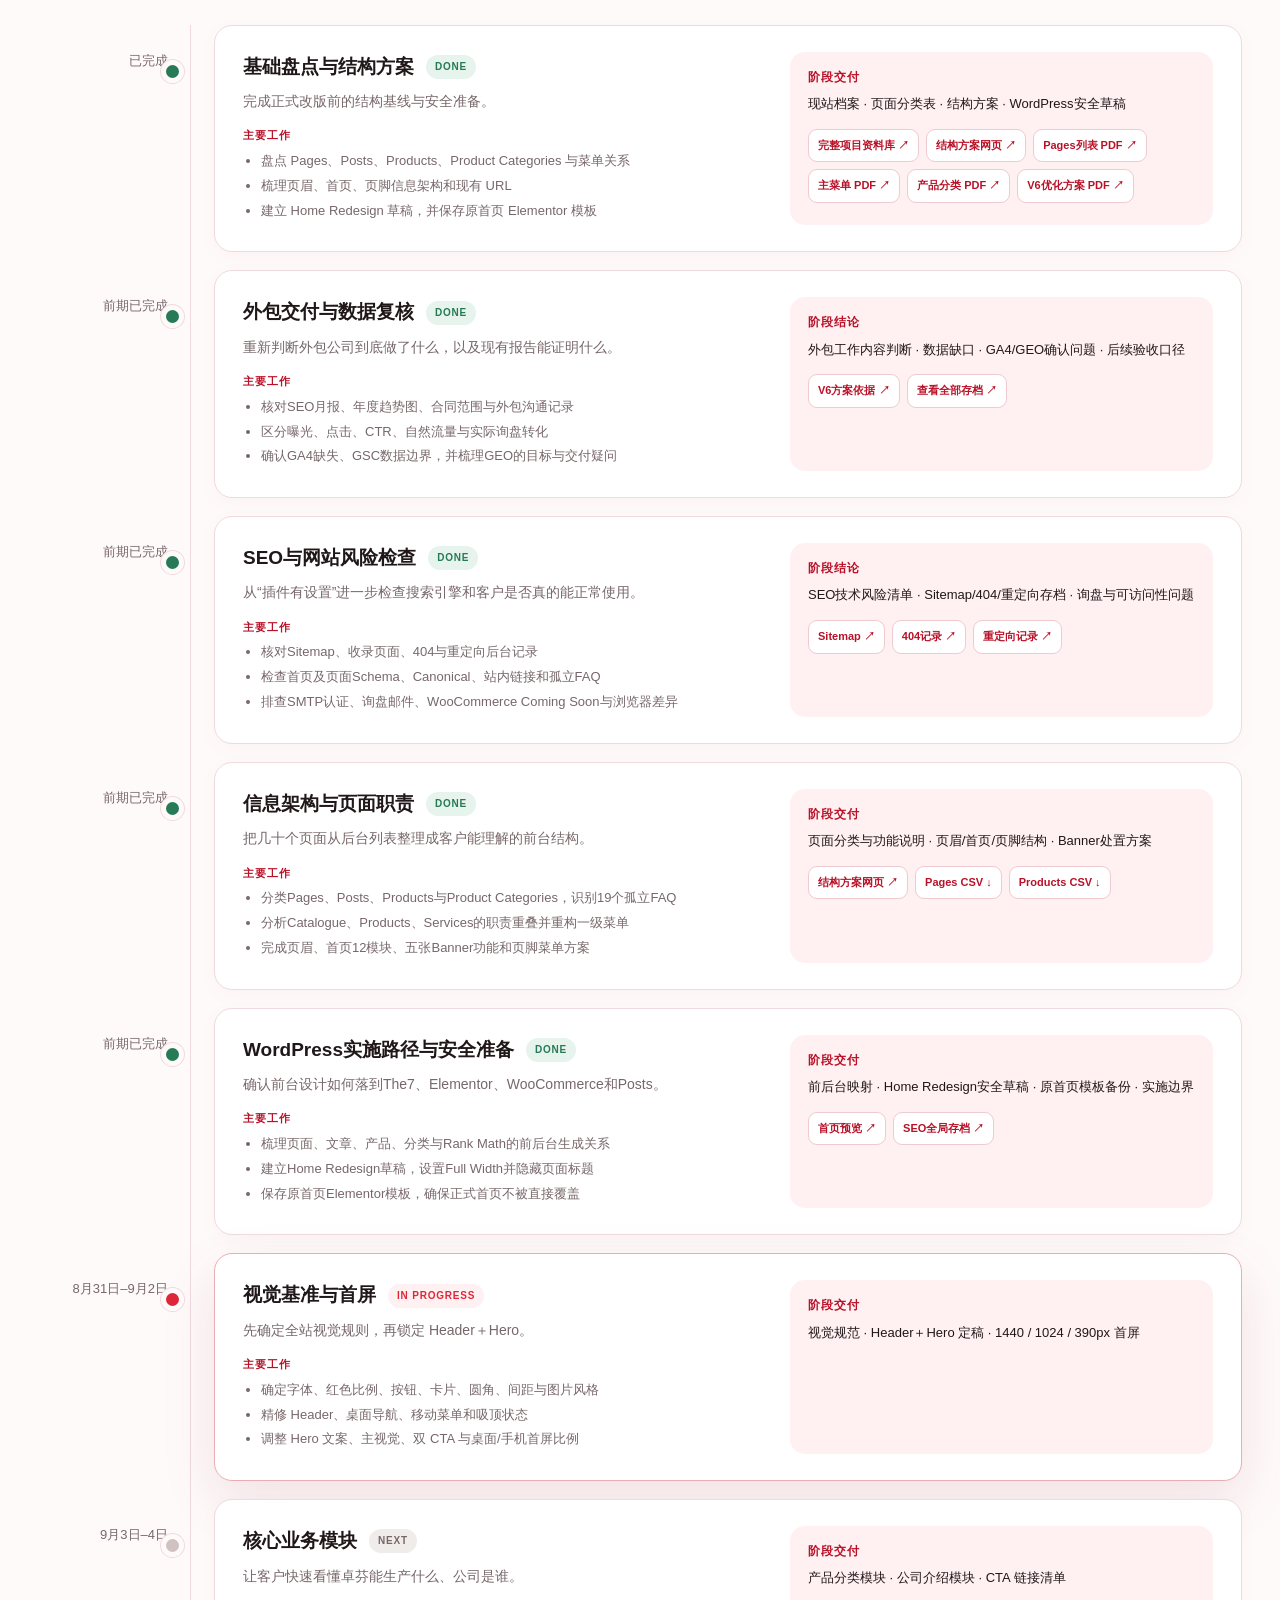
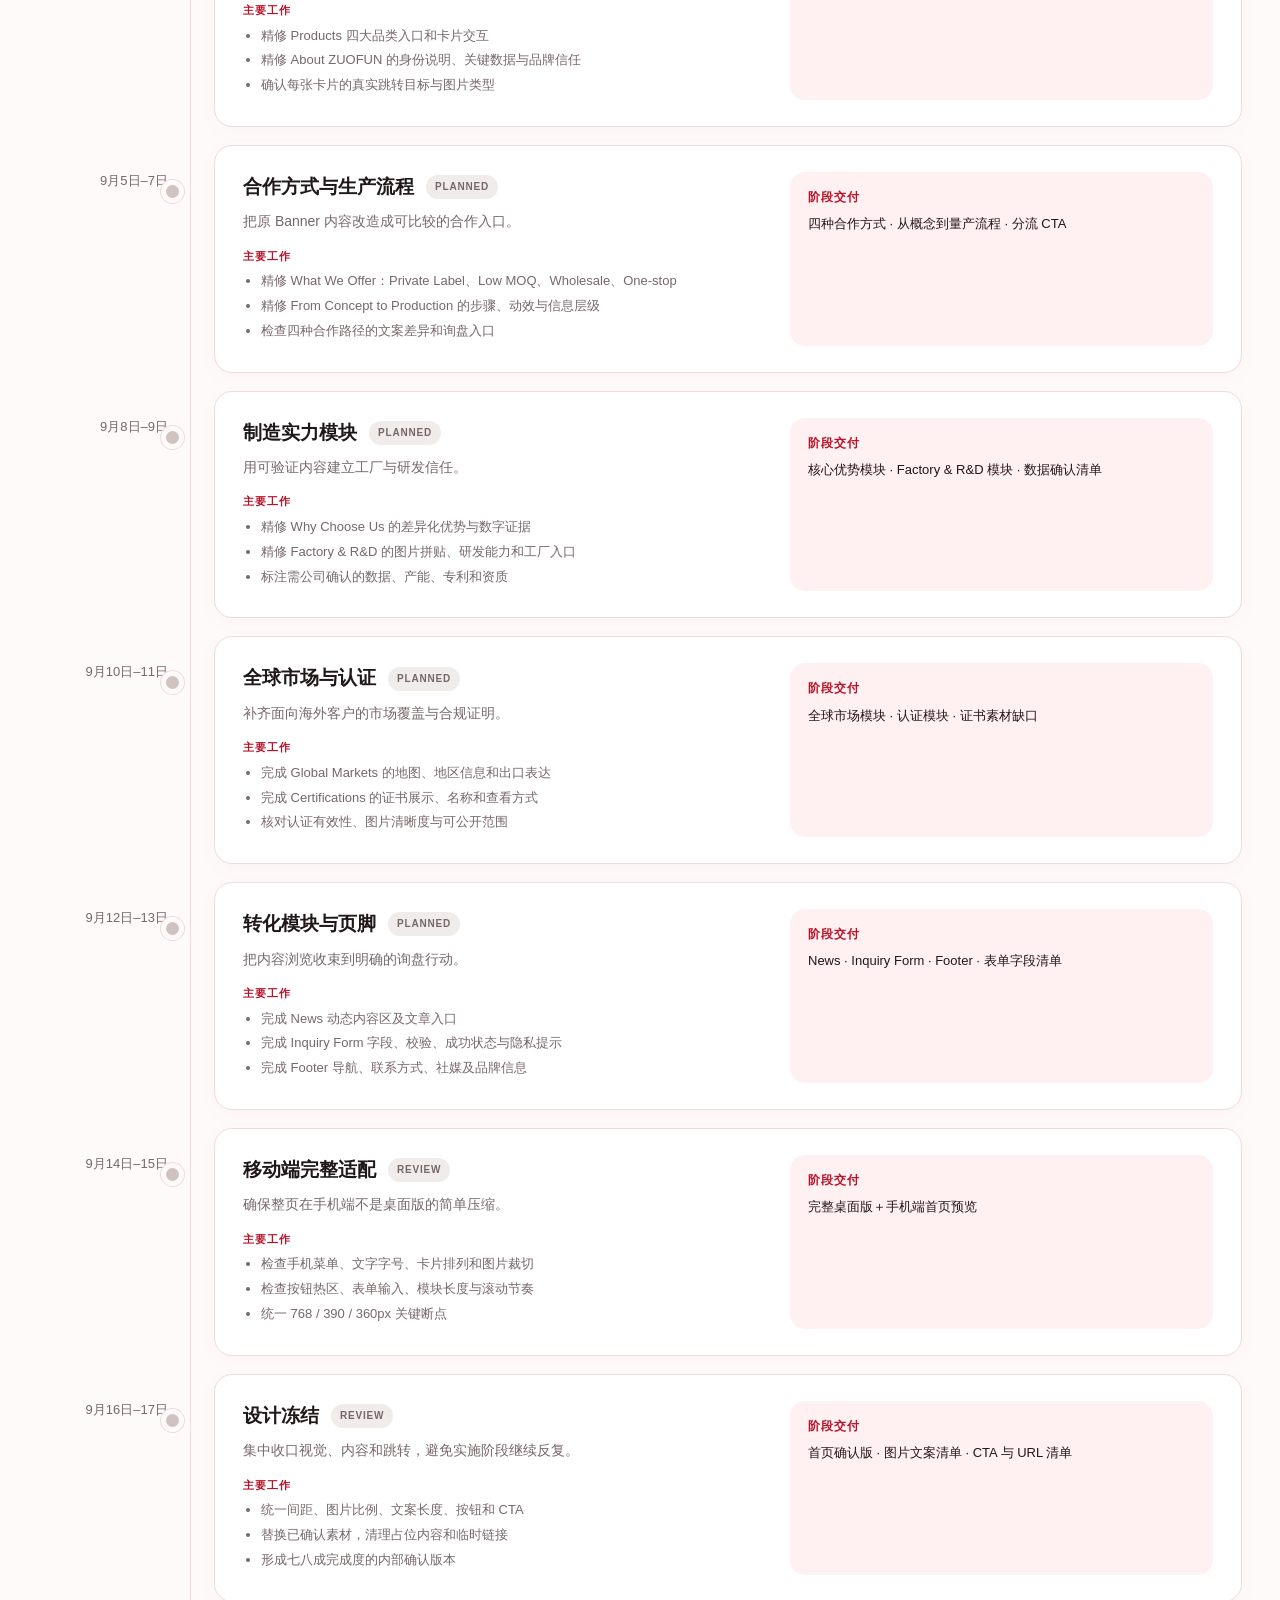
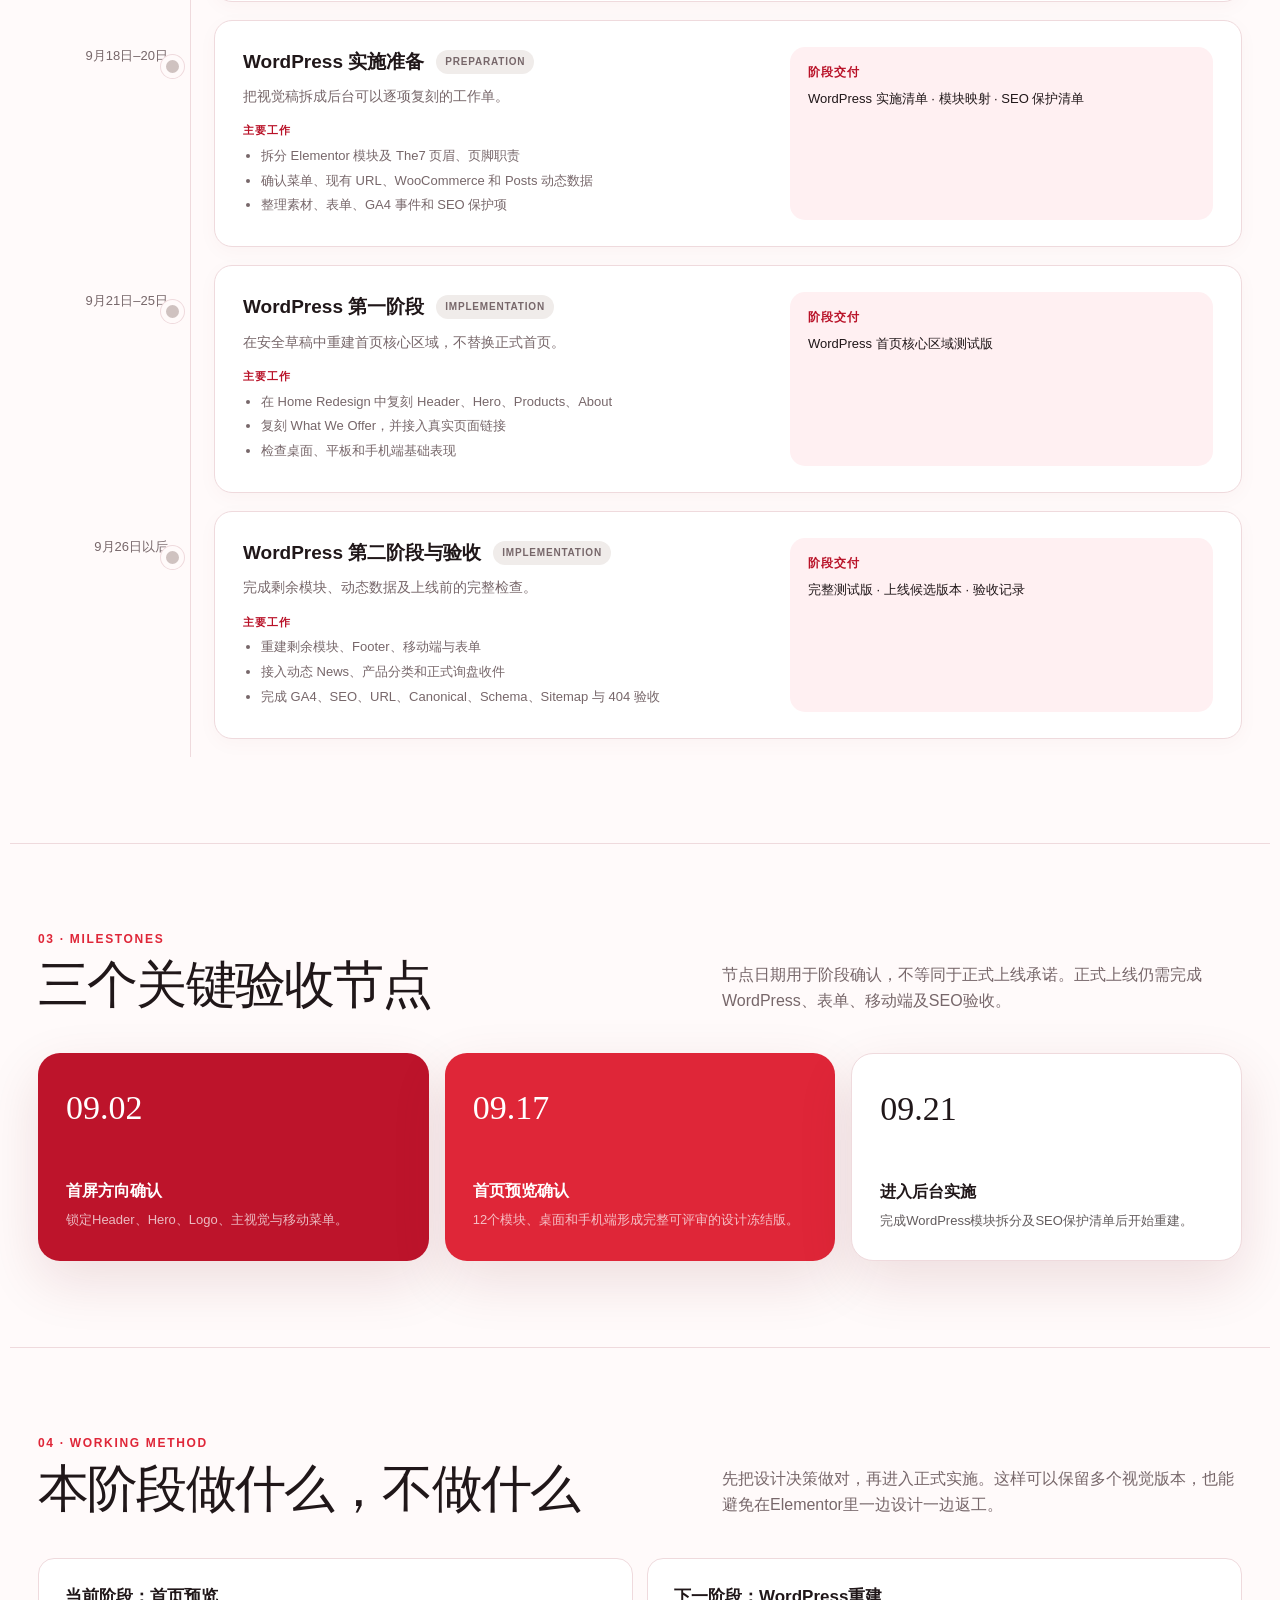
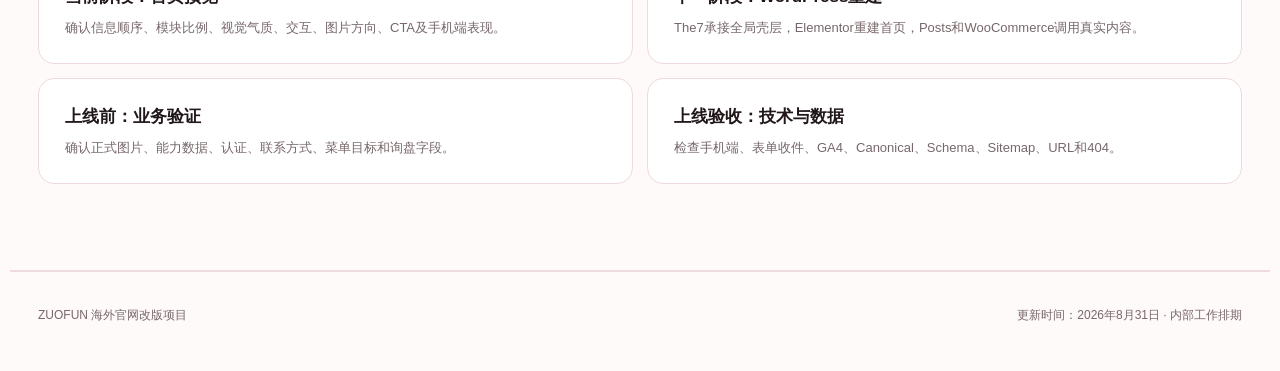
<file: schedule/index.html>
<!doctype html>
<html lang="zh-CN">
<head>
  <meta charset="utf-8">
  <meta name="viewport" content="width=device-width,initial-scale=1">
  <meta name="description" content="ZUOFUN 海外官网改版项目进度、阶段交付与排期。">
  <meta name="robots" content="noindex,nofollow">
  <title>ZUOFUN 海外官网改版排期</title>
  <style>
    :root{
      --red:#c3262d;
      --red-dark:#941b22;
      --red-soft:#f9e9e9;
      --ink:#181414;
      --muted:#706767;
      --line:#eadfdd;
      --paper:#f8f5f3;
      --white:#fff;
      --green:#277a56;
      --shadow:0 24px 70px rgba(78,33,33,.09);
      --radius:24px;
    }
    *{box-sizing:border-box}
    html{scroll-behavior:smooth}
    body{margin:0;background:var(--paper);color:var(--ink);font-family:Inter,"PingFang SC","Microsoft YaHei",Arial,sans-serif;line-height:1.6}
    a{color:inherit}
    button,a{-webkit-tap-highlight-color:transparent}
    .wrap{width:min(1180px,calc(100% - 40px));margin:auto}
    .nav{position:sticky;top:0;z-index:30;border-bottom:1px solid rgba(234,223,221,.8);background:rgba(248,245,243,.9);backdrop-filter:blur(18px)}
    .nav-inner{height:72px;display:flex;align-items:center;justify-content:space-between;gap:24px}
    .brand{font-weight:900;letter-spacing:.24em;font-size:15px;text-decoration:none}
    .nav-links{display:flex;align-items:center;gap:22px;color:var(--muted);font-size:13px}
    .nav-links a{text-decoration:none}
    .preview-link{padding:10px 16px;border-radius:999px;background:var(--ink);color:#fff!important;font-weight:700}
    .hero{padding:84px 0 62px;overflow:hidden}
    .hero-grid{display:grid;grid-template-columns:minmax(0,1.15fr) minmax(340px,.85fr);gap:64px;align-items:end}
    .eyebrow{display:flex;align-items:center;gap:10px;color:var(--red);font-size:12px;font-weight:800;letter-spacing:.14em;text-transform:uppercase}
    .eyebrow:before{content:"";width:30px;height:2px;background:var(--red)}
    h1{max-width:820px;margin:22px 0 24px;font-family:Georgia,"Songti SC",serif;font-size:clamp(50px,6vw,86px);font-weight:500;letter-spacing:-.055em;line-height:1.02}
    .hero-copy{max-width:690px;margin:0;color:var(--muted);font-size:17px}
    .status-card{position:relative;overflow:hidden;padding:30px;border-radius:var(--radius);background:var(--ink);color:#fff;box-shadow:var(--shadow)}
    .status-card:after{content:"";position:absolute;width:210px;height:210px;right:-90px;top:-110px;border-radius:50%;background:var(--red);filter:blur(4px);opacity:.85}
    .status-label{position:relative;z-index:1;color:#d9cece;font-size:12px;letter-spacing:.1em;text-transform:uppercase}
    .status-row{position:relative;z-index:1;display:flex;align-items:flex-end;justify-content:space-between;gap:20px;margin:18px 0 13px}
    .status-row strong{font-family:Georgia,serif;font-size:48px;line-height:1}
    .status-row span{font-size:13px;color:#d8cece;text-align:right}
    .bar{position:relative;z-index:1;height:8px;overflow:hidden;border-radius:99px;background:rgba(255,255,255,.14)}
    .bar i{display:block;width:24%;height:100%;border-radius:inherit;background:linear-gradient(90deg,#f16b70,var(--red))}
    .status-note{position:relative;z-index:1;margin:16px 0 0;color:#d8cece;font-size:13px}
    .section{padding:66px 0}
    .section-head{display:grid;grid-template-columns:minmax(0,1fr) minmax(300px,500px);gap:48px;align-items:end;margin-bottom:34px}
    .kicker{color:var(--red);font-size:12px;font-weight:800;letter-spacing:.14em;text-transform:uppercase}
    h2{margin:8px 0 0;font-family:Georgia,"Songti SC",serif;font-size:clamp(34px,4vw,54px);font-weight:500;line-height:1.1;letter-spacing:-.04em}
    .section-head p{margin:0;color:var(--muted)}
    .summary-grid{display:grid;grid-template-columns:repeat(4,1fr);gap:14px}
    .summary{min-height:175px;padding:22px;border:1px solid var(--line);border-radius:20px;background:rgba(255,255,255,.75)}
    .summary .num{display:block;margin-bottom:34px;color:var(--red);font-family:Georgia,serif;font-size:32px}
    .summary strong{display:block;margin-bottom:5px;font-size:15px}
    .summary small{display:block;color:var(--muted);font-size:12px}
    .timeline{position:relative;margin-top:14px}
    .timeline:before{content:"";position:absolute;top:0;bottom:0;left:152px;width:1px;background:var(--line)}
    .phase{display:grid;grid-template-columns:130px 1fr;gap:46px;padding:0 0 18px}
    .phase-date{padding-top:26px;color:var(--muted);font-size:13px;text-align:right}
    .phase-card{position:relative;display:grid;grid-template-columns:minmax(0,1.1fr) minmax(260px,.9fr);gap:30px;padding:26px 28px;border:1px solid var(--line);border-radius:22px;background:var(--white);box-shadow:0 8px 30px rgba(78,33,33,.035)}
    .phase-card:before{content:"";position:absolute;left:-54px;top:34px;width:13px;height:13px;border:5px solid var(--paper);border-radius:50%;background:#cfc2c0;box-shadow:0 0 0 1px var(--line)}
    .phase.current .phase-card{border-color:#e2a4a7;box-shadow:0 16px 45px rgba(195,38,45,.09)}
    .phase.current .phase-card:before{background:var(--red)}
    .phase.done .phase-card:before{background:var(--green)}
    .phase-title{display:flex;align-items:center;gap:12px;margin-bottom:8px}
    .phase-title h3{margin:0;font-size:19px}
    .badge{padding:4px 9px;border-radius:999px;background:#f0ecea;color:var(--muted);font-size:10px;font-weight:800;letter-spacing:.08em;text-transform:uppercase}
    .badge.current{background:var(--red-soft);color:var(--red)}
    .badge.done{background:#e7f3ed;color:var(--green)}
    .phase-copy{margin:0;color:var(--muted);font-size:14px}
    .work-label{display:block;margin:15px 0 6px;color:var(--red-dark);font-size:11px;font-weight:800;letter-spacing:.1em;text-transform:uppercase}
    .work-list{margin:0;padding-left:18px;color:var(--muted);font-size:13px}
    .work-list li{margin:4px 0}
    .deliverable{padding:16px 18px;border-radius:15px;background:#f8f4f2}
    .deliverable b{display:block;margin-bottom:7px;font-size:12px;text-transform:uppercase;letter-spacing:.08em;color:var(--red)}
    .deliverable span{display:block;font-size:13px}
    .doc-links{display:flex;flex-wrap:wrap;gap:7px;margin-top:14px}
    .doc-links a{display:inline-flex;align-items:center;gap:5px;padding:7px 9px;border:1px solid #edcbd0;border-radius:9px;background:#fff;color:var(--red-dark);font-size:11px;font-weight:750;text-decoration:none;transition:transform .2s ease,border-color .2s ease}
    .doc-links a:hover{transform:translateY(-2px);border-color:var(--red)}
    .milestones{display:grid;grid-template-columns:repeat(3,1fr);gap:16px}
    .milestone{padding:28px;border-radius:22px;background:var(--ink);color:#fff}
    .milestone:nth-child(2){background:var(--red)}
    .milestone:nth-child(3){background:#fff;color:var(--ink);border:1px solid var(--line)}
    .milestone time{display:block;margin-bottom:42px;font-family:Georgia,serif;font-size:34px}
    .milestone strong{display:block;margin-bottom:7px;font-size:16px}
    .milestone p{margin:0;color:inherit;opacity:.7;font-size:13px}
    .scope{display:grid;grid-template-columns:repeat(2,1fr);gap:14px}
    .scope article{padding:24px 26px;border:1px solid var(--line);border-radius:20px;background:var(--white)}
    .scope h3{margin:0 0 8px;font-size:17px}
    .scope p{margin:0;color:var(--muted);font-size:13px}
    .footer{padding:34px 0 46px;border-top:1px solid var(--line);color:var(--muted);font-size:12px}
    .footer-inner{display:flex;justify-content:space-between;gap:24px}
    .reveal{opacity:0;transform:translateY(16px);transition:opacity .55s ease,transform .55s ease}
    .reveal.visible{opacity:1;transform:none}
    @media(max-width:900px){
      .hero-grid,.section-head{grid-template-columns:1fr}
      .hero-grid{gap:36px}
      .summary-grid{grid-template-columns:repeat(2,1fr)}
      .phase-card{grid-template-columns:1fr}
      .milestones{grid-template-columns:1fr}
      .milestone time{margin-bottom:20px}
    }
    @media(max-width:640px){
      .wrap{width:min(100% - 28px,1180px)}
      .nav-inner{height:62px}
      .nav-links>a:not(.preview-link){display:none}
      .preview-link{padding:8px 12px;font-size:11px}
      .hero{padding:55px 0 38px}
      h1{font-size:46px}
      .summary-grid,.scope{grid-template-columns:1fr}
      .summary{min-height:auto}
      .summary .num{margin-bottom:20px}
      .timeline:before{left:7px}
      .phase{grid-template-columns:1fr;gap:8px;padding-left:28px}
      .phase-date{text-align:left;padding-top:12px}
      .phase-card{padding:22px}
      .phase-card:before{left:-28px;top:30px}
      .section{padding:48px 0}
      .footer-inner{display:block}
    }
    @media(prefers-reduced-motion:reduce){html{scroll-behavior:auto}.reveal{opacity:1;transform:none;transition:none}}

    /* Match the visual language of the main structure-plan page */
    :root{
      --red:#df2638;
      --red-dark:#b91228;
      --red-soft:#fff0f2;
      --ink:#201719;
      --muted:#77676a;
      --line:#efdadd;
      --paper:#fffafa;
      --shadow:0 20px 55px rgba(115,13,28,.10);
    }
    body{background:var(--paper)}
    .wrap{width:min(1260px,calc(100% - 56px))}
    .nav{position:fixed;z-index:40;top:16px;left:50%;width:max-content;max-width:calc(100vw - 24px);transform:translateX(-50%);border:1px solid rgba(225,183,189,.7);border-radius:999px;background:rgba(255,255,255,.84);box-shadow:0 10px 35px rgba(112,22,34,.10);backdrop-filter:blur(18px)}
    .nav-inner{width:auto;height:auto;padding:6px 8px;gap:2px}
    .brand{padding:5px 10px;color:#bd142b;font-size:14px;letter-spacing:.05em}
    .nav-links{gap:2px}
    .nav-links a{padding:7px 10px;border-radius:8px;color:#77676a;white-space:nowrap;font-size:12px}
    .nav-links a:hover{background:#fff0f2;color:#bd142b}
    .preview-link{background:#bd142b!important;color:#fff!important;border-radius:999px!important}
    .hero{position:relative;min-height:920px;padding:135px 24px 86px;display:flex;align-items:center;text-align:center;overflow:hidden;background:radial-gradient(circle at 50% 20%,#fff 0,#fff8f8 38%,#fff0f2 72%,#ffe7ea 100%)}
    .hero:before,.hero:after{content:"";position:absolute;border-radius:50%;pointer-events:none}
    .hero:before{width:520px;height:520px;right:-270px;top:100px;background:radial-gradient(circle,#f7b7be 0,rgba(247,183,190,0) 68%)}
    .hero:after{width:420px;height:420px;left:-220px;bottom:40px;background:radial-gradient(circle,#ffd2d7 0,rgba(255,210,215,0) 68%)}
    .hero-grid{position:relative;z-index:2;display:block;width:min(980px,100%);margin:auto}
    .eyebrow{justify-content:center;color:#be172c}
    h1{max-width:980px;margin:18px auto;font-size:clamp(48px,6.2vw,88px);letter-spacing:-.045em}
    h1 .accent{color:#df2638;font-style:italic}
    .hero-copy{max-width:750px;margin:0 auto;color:#766568;font-size:18px}
    .status-card{width:min(820px,100%);margin:44px auto 0;padding:0;overflow:hidden;border:1px solid #f0cdd1;border-radius:22px;background:rgba(255,255,255,.92);color:var(--ink);box-shadow:0 30px 80px rgba(127,14,30,.13);text-align:left;animation:floaty 7s ease-in-out infinite}
    .status-card:after{display:none}
    .status-label{padding:13px 18px;border-bottom:1px solid #f1d9dc;background:#fff;color:#be172c;font-weight:800}
    .status-row{margin:0;padding:26px 28px 14px;align-items:center}
    .status-row strong{color:#bd142b;font-size:58px}
    .status-row span{color:#77676a;font-size:14px}
    .bar{margin:0 28px;background:#f5dadd}
    .bar i{background:linear-gradient(90deg,#bd142b,#df2638)}
    .status-note{margin:0;padding:17px 28px 25px;color:#77676a}
    .section{max-width:1260px;margin:0 auto;padding:86px 0;border-bottom:1px solid var(--line)}
    .section-head{grid-template-columns:minmax(0,1fr) minmax(280px,520px);gap:35px;margin-bottom:40px}
    .kicker{color:#df2638}
    h2{font-size:clamp(34px,4vw,55px);letter-spacing:-.035em}
    .summary{background:#fff;border-radius:16px;box-shadow:0 5px 20px rgba(115,13,28,.03);transition:transform .25s ease,box-shadow .25s ease,border-color .25s ease}
    .summary:hover{transform:translateY(-5px);border-color:#e9adb5;box-shadow:var(--shadow)}
    .summary .num{color:#df2638}
    .timeline:before{background:#efdadd}
    .phase-card{border-radius:18px;background:#fff;box-shadow:0 5px 20px rgba(115,13,28,.03);transition:transform .25s ease,box-shadow .25s ease,border-color .25s ease}
    .phase-card:hover{transform:translateY(-4px);border-color:#e9adb5;box-shadow:var(--shadow)}
    .phase.current .phase-card{border-color:#e9adb5;box-shadow:0 20px 55px rgba(115,13,28,.10)}
    .phase.current .phase-card:before{background:#df2638}
    .deliverable{background:#fff0f2}
    .deliverable b{color:#b91228}
    .milestone{background:#bd142b;box-shadow:0 20px 55px rgba(115,13,28,.12);transition:transform .22s ease}
    .milestone:hover{transform:translateY(-5px)}
    .milestone:nth-child(2){background:#df2638}
    .milestone:nth-child(3){background:#fff;color:var(--ink)}
    .scope article{border-radius:16px;transition:transform .25s ease,box-shadow .25s ease,border-color .25s ease}
    .scope article:hover{transform:translateY(-5px);border-color:#e9adb5;box-shadow:var(--shadow)}
    .footer{max-width:1260px;margin:auto}
    @keyframes floaty{0%,100%{transform:translateY(0) rotate(-.35deg)}50%{transform:translateY(-8px) rotate(.2deg)}}
    @media(max-width:900px){
      .section{padding-left:28px;padding-right:28px}
      .section-head{grid-template-columns:1fr}
    }
    @media(max-width:640px){
      .wrap{width:min(100% - 40px,1180px)}
      .nav{top:10px;left:12px;right:12px;width:auto;transform:none}
      .nav-inner{justify-content:center}
      .brand{display:none}
      .nav-links>a:not(.preview-link){display:block;padding:7px 8px}
      .hero{min-height:820px;padding:110px 20px 60px}
      h1{font-size:46px}
      .hero-copy{font-size:16px}
      .status-card{margin-top:34px}
      .status-row{padding:22px 20px 12px}
      .status-row strong{font-size:48px}
      .bar{margin:0 20px}
      .status-note{padding:15px 20px 22px}
      .section{padding:65px 20px}
      .timeline:before{left:27px}
      .phase{padding-left:28px}
    }
  </style>
</head>
<body>
  <nav class="nav" aria-label="项目导航">
    <div class="wrap nav-inner">
      <a class="brand" href="#top">ZUOFUN</a>
      <div class="nav-links">
        <a href="../">结构方案</a>
        <a class="active" href="./">项目排期</a>
        <a href="../site-scope/">全站范围</a>
        <a class="preview-link" href="../home-preview/" target="_blank" rel="noopener noreferrer">查看首页预览 ↗</a>
      </div>
    </div>
  </nav>

  <main id="top">
    <header class="hero">
      <div class="wrap hero-grid">
        <div>
          <div class="eyebrow">Website Redesign · Project Plan</div>
          <h1>卓芬海外官网<br><span class="accent">改版进度</span>与排期</h1>
          <p class="hero-copy">先完成可交互的首页视觉预览，确认结构与设计方向，再进入 WordPress 重建。设计决策与正式实施分开，降低返工及线上风险。</p>
        </div>
        <aside class="status-card" aria-label="当前项目状态">
          <div class="status-label">Current status · 31 Aug 2026</div>
          <div class="status-row"><strong>24%</strong><span>首页交互预览<br>视觉深化中</span></div>
          <div class="bar" aria-label="项目完成度24%"><i></i></div>
          <p class="status-note">Header＋Hero 已有第一版；正在精修首屏，并依次推进 Products、About 和 What We Offer。</p>
        </aside>
      </div>
    </header>

    <section class="section" id="progress">
      <div class="wrap">
        <div class="section-head reveal">
          <div><div class="kicker">01 · Current Progress</div><h2>今天已经走到哪里</h2></div>
          <p>现站审计、页面盘点、信息架构及安全草稿已完成。当前工作重心是把首页预览从结构骨架提升到可确认的视觉方案。</p>
        </div>
        <div class="summary-grid">
          <article class="summary reveal"><span class="num">01</span><strong>现站结构已梳理</strong><small>页面、产品、菜单、SEO与后台关系已建立基线。</small></article>
          <article class="summary reveal"><span class="num">02</span><strong>首页副本已建立</strong><small>Home Redesign 草稿与原首页内容备份已完成。</small></article>
          <article class="summary reveal"><span class="num">03</span><strong>首页预览已上线</strong><small>12个模块结构齐全，可在线查看桌面与手机效果。</small></article>
          <article class="summary reveal"><span class="num">04</span><strong>视觉精修进行中</strong><small>Header＋Hero 优先定稿，再逐模块锁定设计。</small></article>
        </div>
      </div>
    </section>

    <section class="section" id="timeline">
      <div class="wrap">
        <div class="section-head reveal">
          <div><div class="kicker">02 · Timeline</div><h2>从预览到上线</h2></div>
          <p>以阶段性交付代替一次性大改。每阶段先确认结果，再进入下一步，保证设计、WordPress实施和SEO验收都有明确边界。</p>
        </div>
        <div class="timeline">
          <div class="phase done reveal">
            <div class="phase-date">已完成</div>
            <article class="phase-card">
              <div><div class="phase-title"><h3>基础盘点与结构方案</h3><span class="badge done">Done</span></div><p class="phase-copy">完成正式改版前的结构基线与安全准备。</p><b class="work-label">主要工作</b><ul class="work-list"><li>盘点 Pages、Posts、Products、Product Categories 与菜单关系</li><li>梳理页眉、首页、页脚信息架构和现有 URL</li><li>建立 Home Redesign 草稿，并保存原首页 Elementor 模板</li></ul></div>
              <div class="deliverable"><b>阶段交付</b><span>现站档案 · 页面分类表 · 结构方案 · WordPress安全草稿</span><div class="doc-links"><a href="../documents/" target="_blank" rel="noopener">完整项目资料库 ↗</a><a href="../" target="_blank" rel="noopener">结构方案网页 ↗</a><a href="../documents/pages-list.pdf" target="_blank" rel="noopener">Pages列表 PDF ↗</a><a href="../documents/main-menu.pdf" target="_blank" rel="noopener">主菜单 PDF ↗</a><a href="../documents/product-categories.pdf" target="_blank" rel="noopener">产品分类 PDF ↗</a><a href="../documents/v6-optimization-plan.pdf" target="_blank" rel="noopener">V6优化方案 PDF ↗</a></div></div>
            </article>
          </div>
          <div class="phase done reveal">
            <div class="phase-date">前期已完成</div>
            <article class="phase-card">
              <div><div class="phase-title"><h3>外包交付与数据复核</h3><span class="badge done">Done</span></div><p class="phase-copy">重新判断外包公司到底做了什么，以及现有报告能证明什么。</p><b class="work-label">主要工作</b><ul class="work-list"><li>核对SEO月报、年度趋势图、合同范围与外包沟通记录</li><li>区分曝光、点击、CTR、自然流量与实际询盘转化</li><li>确认GA4缺失、GSC数据边界，并梳理GEO的目标与交付疑问</li></ul></div>
              <div class="deliverable"><b>阶段结论</b><span>外包工作内容判断 · 数据缺口 · GA4/GEO确认问题 · 后续验收口径</span><div class="doc-links"><a href="../documents/v6-optimization-plan.pdf" target="_blank" rel="noopener">V6方案依据 ↗</a><a href="../documents/" target="_blank" rel="noopener">查看全部存档 ↗</a></div></div>
            </article>
          </div>
          <div class="phase done reveal">
            <div class="phase-date">前期已完成</div>
            <article class="phase-card">
              <div><div class="phase-title"><h3>SEO与网站风险检查</h3><span class="badge done">Done</span></div><p class="phase-copy">从“插件有设置”进一步检查搜索引擎和客户是否真的能正常使用。</p><b class="work-label">主要工作</b><ul class="work-list"><li>核对Sitemap、收录页面、404与重定向后台记录</li><li>检查首页及页面Schema、Canonical、站内链接和孤立FAQ</li><li>排查SMTP认证、询盘邮件、WooCommerce Coming Soon与浏览器差异</li></ul></div>
              <div class="deliverable"><b>阶段结论</b><span>SEO技术风险清单 · Sitemap/404/重定向存档 · 询盘与可访问性问题</span><div class="doc-links"><a href="../documents/09-sitemap.pdf" target="_blank" rel="noopener">Sitemap ↗</a><a href="../documents/11-404.pdf" target="_blank" rel="noopener">404记录 ↗</a><a href="../documents/12-1-redirections.pdf" target="_blank" rel="noopener">重定向记录 ↗</a></div></div>
            </article>
          </div>
          <div class="phase done reveal">
            <div class="phase-date">前期已完成</div>
            <article class="phase-card">
              <div><div class="phase-title"><h3>信息架构与页面职责</h3><span class="badge done">Done</span></div><p class="phase-copy">把几十个页面从后台列表整理成客户能理解的前台结构。</p><b class="work-label">主要工作</b><ul class="work-list"><li>分类Pages、Posts、Products与Product Categories，识别19个孤立FAQ</li><li>分析Catalogue、Products、Services的职责重叠并重构一级菜单</li><li>完成页眉、首页12模块、五张Banner功能和页脚菜单方案</li></ul></div>
              <div class="deliverable"><b>阶段交付</b><span>页面分类与功能说明 · 页眉/首页/页脚结构 · Banner处置方案</span><div class="doc-links"><a href="../" target="_blank" rel="noopener">结构方案网页 ↗</a><a href="../documents/pages.csv" download>Pages CSV ↓</a><a href="../documents/products.csv" download>Products CSV ↓</a></div></div>
            </article>
          </div>
          <div class="phase done reveal">
            <div class="phase-date">前期已完成</div>
            <article class="phase-card">
              <div><div class="phase-title"><h3>WordPress实施路径与安全准备</h3><span class="badge done">Done</span></div><p class="phase-copy">确认前台设计如何落到The7、Elementor、WooCommerce和Posts。</p><b class="work-label">主要工作</b><ul class="work-list"><li>梳理页面、文章、产品、分类与Rank Math的前后台生成关系</li><li>建立Home Redesign草稿，设置Full Width并隐藏页面标题</li><li>保存原首页Elementor模板，确保正式首页不被直接覆盖</li></ul></div>
              <div class="deliverable"><b>阶段交付</b><span>前后台映射 · Home Redesign安全草稿 · 原首页模板备份 · 实施边界</span><div class="doc-links"><a href="../home-preview/" target="_blank" rel="noopener">首页预览 ↗</a><a href="../documents/01-global.pdf" target="_blank" rel="noopener">SEO全局存档 ↗</a></div></div>
            </article>
          </div>
          <div class="phase current reveal">
            <div class="phase-date">8月31日–9月2日</div>
            <article class="phase-card">
              <div><div class="phase-title"><h3>视觉基准与首屏</h3><span class="badge current">In progress</span></div><p class="phase-copy">先确定全站视觉规则，再锁定 Header＋Hero。</p><b class="work-label">主要工作</b><ul class="work-list"><li>确定字体、红色比例、按钮、卡片、圆角、间距与图片风格</li><li>精修 Header、桌面导航、移动菜单和吸顶状态</li><li>调整 Hero 文案、主视觉、双 CTA 与桌面/手机首屏比例</li></ul></div>
              <div class="deliverable"><b>阶段交付</b><span>视觉规范 · Header＋Hero 定稿 · 1440 / 1024 / 390px 首屏</span></div>
            </article>
          </div>
          <div class="phase reveal">
            <div class="phase-date">9月3日–4日</div>
            <article class="phase-card">
              <div><div class="phase-title"><h3>核心业务模块</h3><span class="badge">Next</span></div><p class="phase-copy">让客户快速看懂卓芬能生产什么、公司是谁。</p><b class="work-label">主要工作</b><ul class="work-list"><li>精修 Products 四大品类入口和卡片交互</li><li>精修 About ZUOFUN 的身份说明、关键数据与品牌信任</li><li>确认每张卡片的真实跳转目标与图片类型</li></ul></div>
              <div class="deliverable"><b>阶段交付</b><span>产品分类模块 · 公司介绍模块 · CTA 链接清单</span></div>
            </article>
          </div>
          <div class="phase reveal">
            <div class="phase-date">9月5日–7日</div>
            <article class="phase-card">
              <div><div class="phase-title"><h3>合作方式与生产流程</h3><span class="badge">Planned</span></div><p class="phase-copy">把原 Banner 内容改造成可比较的合作入口。</p><b class="work-label">主要工作</b><ul class="work-list"><li>精修 What We Offer：Private Label、Low MOQ、Wholesale、One-stop</li><li>精修 From Concept to Production 的步骤、动效与信息层级</li><li>检查四种合作路径的文案差异和询盘入口</li></ul></div>
              <div class="deliverable"><b>阶段交付</b><span>四种合作方式 · 从概念到量产流程 · 分流 CTA</span></div>
            </article>
          </div>
          <div class="phase reveal">
            <div class="phase-date">9月8日–9日</div>
            <article class="phase-card">
              <div><div class="phase-title"><h3>制造实力模块</h3><span class="badge">Planned</span></div><p class="phase-copy">用可验证内容建立工厂与研发信任。</p><b class="work-label">主要工作</b><ul class="work-list"><li>精修 Why Choose Us 的差异化优势与数字证据</li><li>精修 Factory &amp; R&amp;D 的图片拼贴、研发能力和工厂入口</li><li>标注需公司确认的数据、产能、专利和资质</li></ul></div>
              <div class="deliverable"><b>阶段交付</b><span>核心优势模块 · Factory &amp; R&amp;D 模块 · 数据确认清单</span></div>
            </article>
          </div>
          <div class="phase reveal">
            <div class="phase-date">9月10日–11日</div>
            <article class="phase-card">
              <div><div class="phase-title"><h3>全球市场与认证</h3><span class="badge">Planned</span></div><p class="phase-copy">补齐面向海外客户的市场覆盖与合规证明。</p><b class="work-label">主要工作</b><ul class="work-list"><li>完成 Global Markets 的地图、地区信息和出口表达</li><li>完成 Certifications 的证书展示、名称和查看方式</li><li>核对认证有效性、图片清晰度与可公开范围</li></ul></div>
              <div class="deliverable"><b>阶段交付</b><span>全球市场模块 · 认证模块 · 证书素材缺口</span></div>
            </article>
          </div>
          <div class="phase reveal">
            <div class="phase-date">9月12日–13日</div>
            <article class="phase-card">
              <div><div class="phase-title"><h3>转化模块与页脚</h3><span class="badge">Planned</span></div><p class="phase-copy">把内容浏览收束到明确的询盘行动。</p><b class="work-label">主要工作</b><ul class="work-list"><li>完成 News 动态内容区及文章入口</li><li>完成 Inquiry Form 字段、校验、成功状态与隐私提示</li><li>完成 Footer 导航、联系方式、社媒及品牌信息</li></ul></div>
              <div class="deliverable"><b>阶段交付</b><span>News · Inquiry Form · Footer · 表单字段清单</span></div>
            </article>
          </div>
          <div class="phase reveal">
            <div class="phase-date">9月14日–15日</div>
            <article class="phase-card">
              <div><div class="phase-title"><h3>移动端完整适配</h3><span class="badge">Review</span></div><p class="phase-copy">确保整页在手机端不是桌面版的简单压缩。</p><b class="work-label">主要工作</b><ul class="work-list"><li>检查手机菜单、文字字号、卡片排列和图片裁切</li><li>检查按钮热区、表单输入、模块长度与滚动节奏</li><li>统一 768 / 390 / 360px 关键断点</li></ul></div>
              <div class="deliverable"><b>阶段交付</b><span>完整桌面版＋手机端首页预览</span></div>
            </article>
          </div>
          <div class="phase reveal">
            <div class="phase-date">9月16日–17日</div>
            <article class="phase-card">
              <div><div class="phase-title"><h3>设计冻结</h3><span class="badge">Review</span></div><p class="phase-copy">集中收口视觉、内容和跳转，避免实施阶段继续反复。</p><b class="work-label">主要工作</b><ul class="work-list"><li>统一间距、图片比例、文案长度、按钮和 CTA</li><li>替换已确认素材，清理占位内容和临时链接</li><li>形成七八成完成度的内部确认版本</li></ul></div>
              <div class="deliverable"><b>阶段交付</b><span>首页确认版 · 图片文案清单 · CTA 与 URL 清单</span></div>
            </article>
          </div>
          <div class="phase reveal">
            <div class="phase-date">9月18日–20日</div>
            <article class="phase-card">
              <div><div class="phase-title"><h3>WordPress 实施准备</h3><span class="badge">Preparation</span></div><p class="phase-copy">把视觉稿拆成后台可以逐项复刻的工作单。</p><b class="work-label">主要工作</b><ul class="work-list"><li>拆分 Elementor 模块及 The7 页眉、页脚职责</li><li>确认菜单、现有 URL、WooCommerce 和 Posts 动态数据</li><li>整理素材、表单、GA4 事件和 SEO 保护项</li></ul></div>
              <div class="deliverable"><b>阶段交付</b><span>WordPress 实施清单 · 模块映射 · SEO 保护清单</span></div>
            </article>
          </div>
          <div class="phase reveal">
            <div class="phase-date">9月21日–25日</div>
            <article class="phase-card">
              <div><div class="phase-title"><h3>WordPress 第一阶段</h3><span class="badge">Implementation</span></div><p class="phase-copy">在安全草稿中重建首页核心区域，不替换正式首页。</p><b class="work-label">主要工作</b><ul class="work-list"><li>在 Home Redesign 中复刻 Header、Hero、Products、About</li><li>复刻 What We Offer，并接入真实页面链接</li><li>检查桌面、平板和手机端基础表现</li></ul></div>
              <div class="deliverable"><b>阶段交付</b><span>WordPress 首页核心区域测试版</span></div>
            </article>
          </div>
          <div class="phase reveal">
            <div class="phase-date">9月26日以后</div>
            <article class="phase-card">
              <div><div class="phase-title"><h3>WordPress 第二阶段与验收</h3><span class="badge">Implementation</span></div><p class="phase-copy">完成剩余模块、动态数据及上线前的完整检查。</p><b class="work-label">主要工作</b><ul class="work-list"><li>重建剩余模块、Footer、移动端与表单</li><li>接入动态 News、产品分类和正式询盘收件</li><li>完成 GA4、SEO、URL、Canonical、Schema、Sitemap 与 404 验收</li></ul></div>
              <div class="deliverable"><b>阶段交付</b><span>完整测试版 · 上线候选版本 · 验收记录</span></div>
            </article>
          </div>
        </div>
      </div>
    </section>

    <section class="section" id="milestones">
      <div class="wrap">
        <div class="section-head reveal">
          <div><div class="kicker">03 · Milestones</div><h2>三个关键验收节点</h2></div>
          <p>节点日期用于阶段确认，不等同于正式上线承诺。正式上线仍需完成WordPress、表单、移动端及SEO验收。</p>
        </div>
        <div class="milestones">
          <article class="milestone reveal"><time datetime="2026-09-02">09.02</time><strong>首屏方向确认</strong><p>锁定Header、Hero、Logo、主视觉与移动菜单。</p></article>
          <article class="milestone reveal"><time datetime="2026-09-17">09.17</time><strong>首页预览确认</strong><p>12个模块、桌面和手机端形成完整可评审的设计冻结版。</p></article>
          <article class="milestone reveal"><time datetime="2026-09-21">09.21</time><strong>进入后台实施</strong><p>完成WordPress模块拆分及SEO保护清单后开始重建。</p></article>
        </div>
      </div>
    </section>

    <section class="section">
      <div class="wrap">
        <div class="section-head reveal">
          <div><div class="kicker">04 · Working Method</div><h2>本阶段做什么，不做什么</h2></div>
          <p>先把设计决策做对，再进入正式实施。这样可以保留多个视觉版本，也能避免在Elementor里一边设计一边返工。</p>
        </div>
        <div class="scope">
          <article class="reveal"><h3>当前阶段：首页预览</h3><p>确认信息顺序、模块比例、视觉气质、交互、图片方向、CTA及手机端表现。</p></article>
          <article class="reveal"><h3>下一阶段：WordPress重建</h3><p>The7承接全局壳层，Elementor重建首页，Posts和WooCommerce调用真实内容。</p></article>
          <article class="reveal"><h3>上线前：业务验证</h3><p>确认正式图片、能力数据、认证、联系方式、菜单目标和询盘字段。</p></article>
          <article class="reveal"><h3>上线验收：技术与数据</h3><p>检查手机端、表单收件、GA4、Canonical、Schema、Sitemap、URL和404。</p></article>
        </div>
      </div>
    </section>
  </main>

  <footer class="footer">
    <div class="wrap footer-inner"><span>ZUOFUN 海外官网改版项目</span><span>更新时间：2026年8月31日 · 内部工作排期</span></div>
  </footer>

  <script>
    const items=[...document.querySelectorAll('.reveal')];
    if('IntersectionObserver' in window && !matchMedia('(prefers-reduced-motion: reduce)').matches){
      const observer=new IntersectionObserver(entries=>entries.forEach(entry=>{if(entry.isIntersecting){entry.target.classList.add('visible');observer.unobserve(entry.target)}}),{threshold:.08});
      items.forEach(item=>observer.observe(item));
    }else{items.forEach(item=>item.classList.add('visible'))}
  </script>
</body>
</html>
</file>
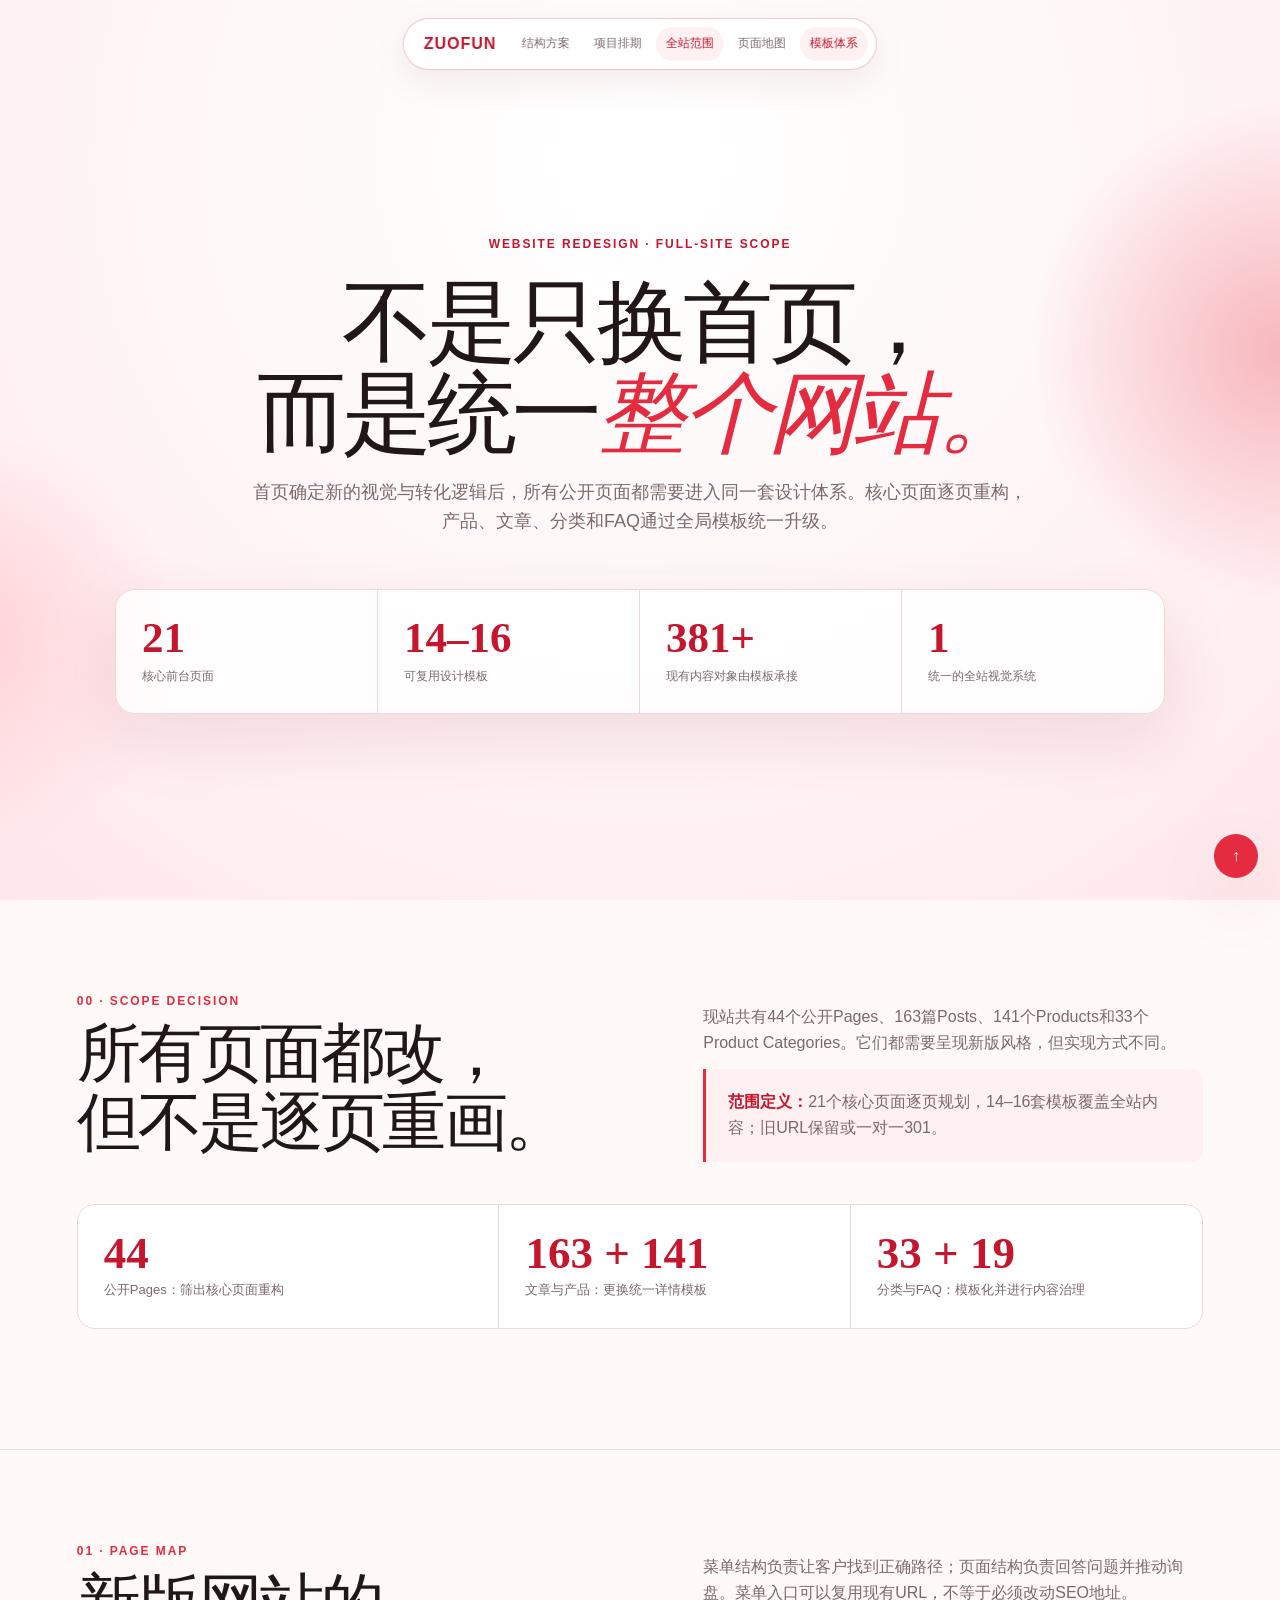
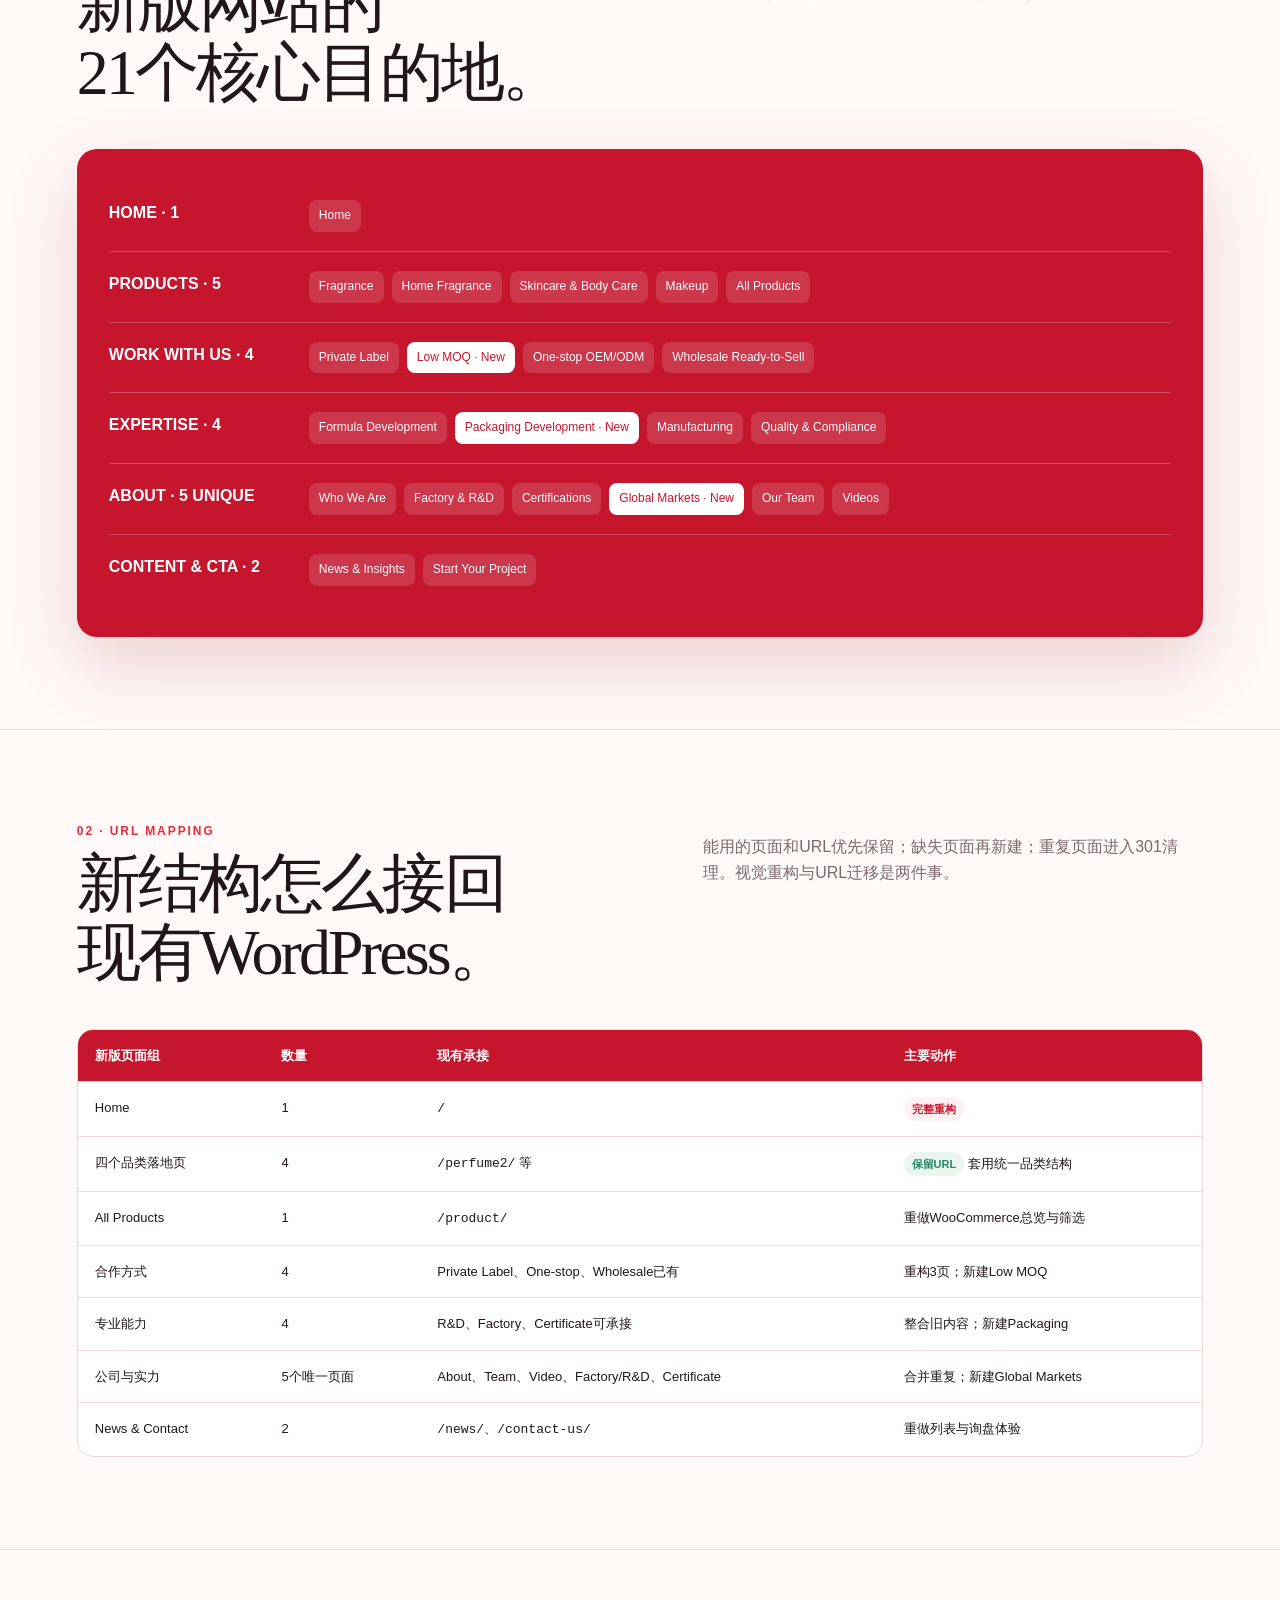
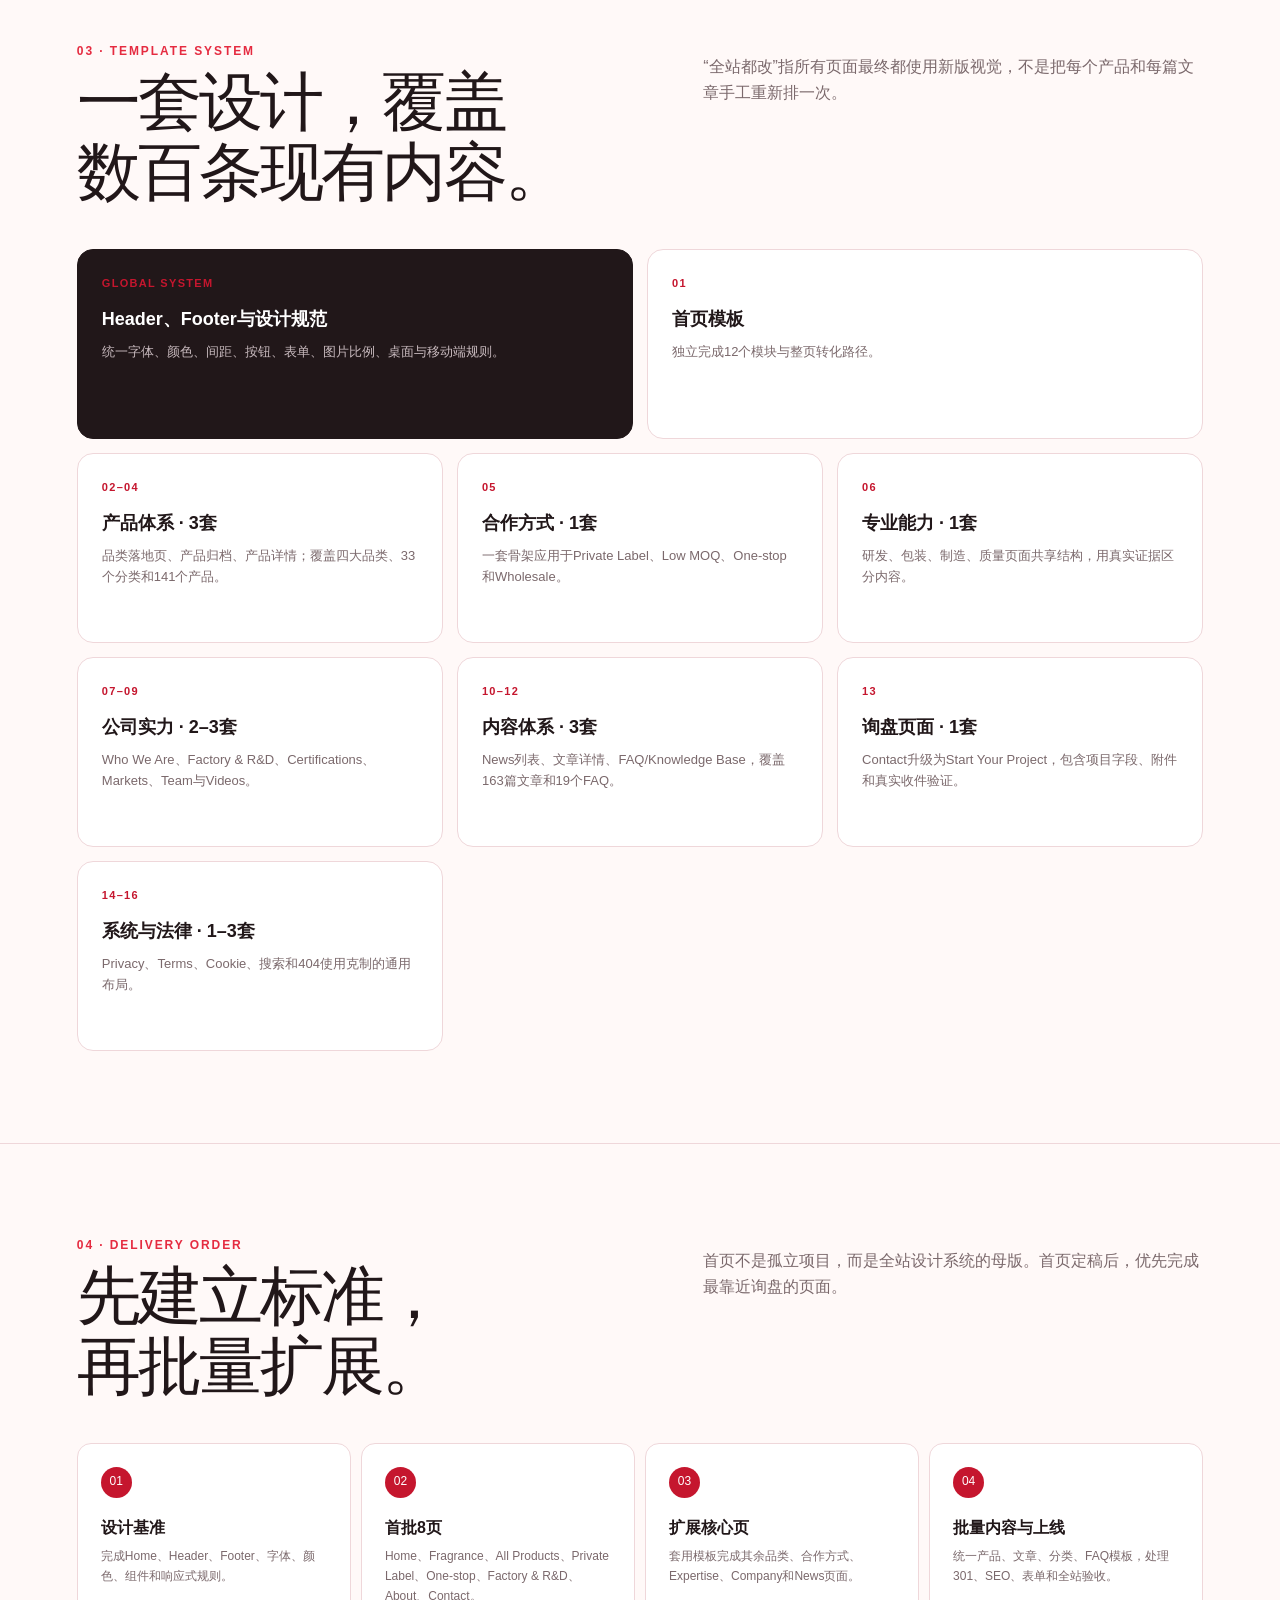
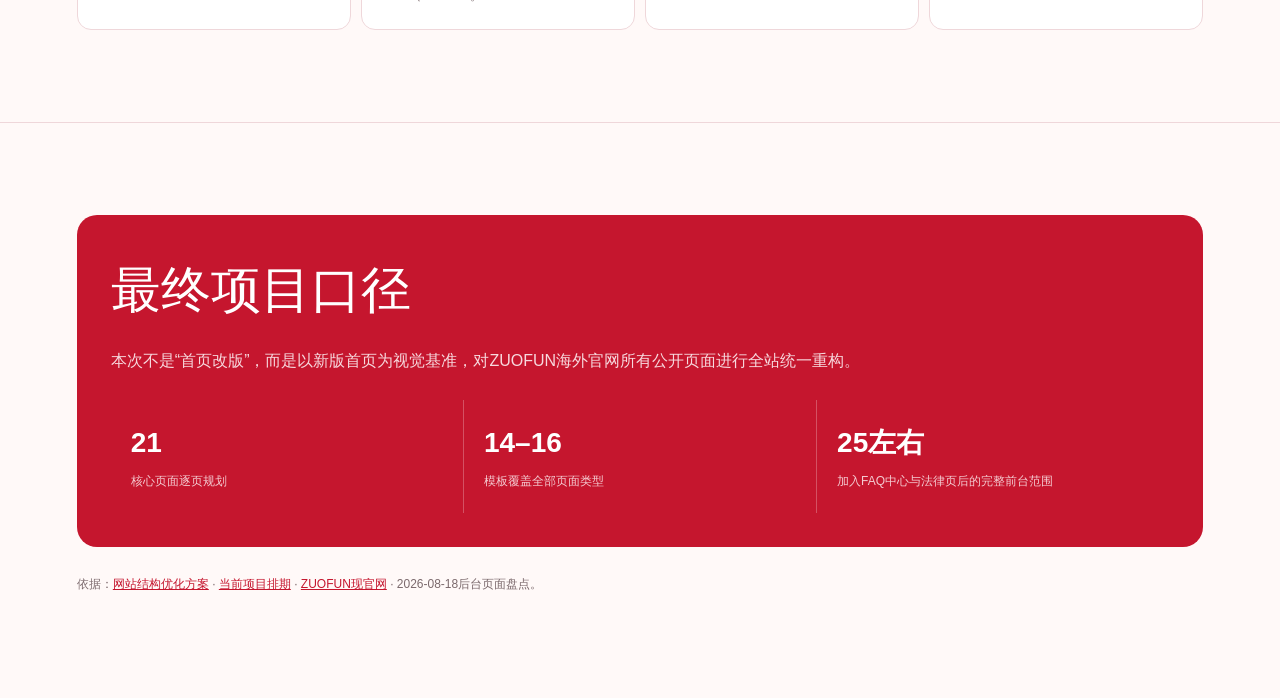
<file: site-scope/index.html>
<!doctype html>
<html lang="zh-CN">
<head>
  <meta charset="utf-8">
  <meta name="viewport" content="width=device-width,initial-scale=1">
  <meta name="description" content="ZUOFUN海外官网全站改版范围与页面模板规划">
  <title>ZUOFUN 海外官网｜全站改版范围</title>
  <style>
    :root{--red:#c5162e;--red2:#e52b40;--ink:#211719;--muted:#7b696c;--paper:#fff9f8;--soft:#fff0f1;--line:#efd7da;--white:#fff;--green:#238764;--shadow:0 24px 70px rgba(133,18,36,.11)}
    *{box-sizing:border-box}html{scroll-behavior:smooth}body{margin:0;background:var(--paper);color:var(--ink);font-family:Inter,"PingFang SC","Microsoft YaHei",sans-serif;line-height:1.65}a{color:inherit}button{font:inherit}
    .progress{position:fixed;z-index:100;top:0;left:0;width:0;height:3px;background:var(--red2)}
    .nav{position:fixed;z-index:90;top:18px;left:50%;transform:translateX(-50%);display:flex;align-items:center;gap:4px;max-width:calc(100vw - 24px);padding:7px 8px;border:1px solid rgba(213,134,146,.45);border-radius:999px;background:rgba(255,255,255,.88);box-shadow:0 10px 35px rgba(112,22,34,.09);backdrop-filter:blur(18px)}
    .nav b{padding:5px 12px;color:var(--red);letter-spacing:.06em}.nav a{padding:7px 10px;color:var(--muted);text-decoration:none;font-size:12px;white-space:nowrap;border-radius:999px}.nav a:hover,.nav a.active{color:var(--red);background:var(--soft)}
    .hero{position:relative;min-height:900px;display:grid;place-items:center;padding:135px 24px 86px;text-align:center;overflow:hidden;background:radial-gradient(circle at 50% 18%,#fff 0,#fff8f8 42%,#fff0f2 74%,#ffe7ea 100%)}
    .hero:before,.hero:after{content:"";position:absolute;border-radius:50%;pointer-events:none}.hero:before{width:520px;height:520px;right:-260px;top:90px;background:radial-gradient(circle,#f7b7be 0,rgba(247,183,190,0) 68%)}.hero:after{width:440px;height:440px;left:-250px;bottom:40px;background:radial-gradient(circle,#ffd2d7 0,rgba(255,210,215,0) 68%)}
    .hero-inner{position:relative;z-index:1;width:min(1050px,100%)}.eyebrow{color:var(--red);font-size:12px;font-weight:700;letter-spacing:.16em;text-transform:uppercase}.hero h1{margin:22px auto 18px;font-family:Georgia,"Songti SC",serif;font-size:clamp(48px,7vw,96px);font-weight:500;line-height:1.02;letter-spacing:-.055em}.hero h1 em{color:var(--red2);font-weight:500}.hero p{max-width:790px;margin:0 auto;color:var(--muted);font-size:18px}.metrics{display:grid;grid-template-columns:repeat(4,1fr);margin:52px auto 0;border:1px solid var(--line);border-radius:20px;background:rgba(255,255,255,.82);box-shadow:var(--shadow);overflow:hidden;text-align:left}.metric{padding:26px;border-right:1px solid var(--line)}.metric:last-child{border:0}.metric strong{display:block;color:var(--red);font-family:Georgia,serif;font-size:43px;line-height:1}.metric span{display:block;margin-top:8px;color:var(--muted);font-size:12px}
    main{overflow:hidden}section{max-width:1280px;margin:auto;padding:92px clamp(22px,6vw,84px);border-bottom:1px solid var(--line)}.section-head{display:grid;grid-template-columns:1fr minmax(300px,500px);gap:44px;margin-bottom:42px}.section-head h2{margin:7px 0 0;font-family:Georgia,"Songti SC",serif;font-size:clamp(38px,5vw,64px);font-weight:500;line-height:1.08;letter-spacing:-.045em}.section-head p{margin:12px 0;color:var(--muted)}.num{color:var(--red2);font-size:12px;font-weight:700;letter-spacing:.16em}.callout{padding:20px 22px;border-left:3px solid var(--red2);background:var(--soft);border-radius:0 12px 12px 0;color:var(--muted)}.callout b{color:var(--red)}
    .scope-switch{display:inline-flex;padding:4px;margin-bottom:20px;background:#f0e7e5;border-radius:999px}.scope-switch button{padding:9px 15px;border:0;border-radius:999px;background:transparent;color:var(--muted);font-weight:700;cursor:pointer}.scope-switch button.active{background:var(--red);color:#fff}.scope-panel{display:none}.scope-panel.active{display:block}
    .tree{padding:32px;border-radius:20px;background:var(--red);color:#fff;box-shadow:0 26px 70px rgba(147,16,35,.18)}.tree-row{display:grid;grid-template-columns:180px 1fr;gap:20px;padding:19px 0;border-bottom:1px solid rgba(255,255,255,.22)}.tree-row:last-child{border:0}.tree-title{font-weight:800}.chips{display:flex;flex-wrap:wrap;gap:8px}.chip{padding:6px 10px;border-radius:8px;background:rgba(255,255,255,.14);font-size:12px}.chip.new{background:#fff;color:var(--red)}
    .countbar{display:grid;grid-template-columns:1.2fr 1fr 1fr;margin:28px 0;border:1px solid var(--line);border-radius:18px;background:#fff;overflow:hidden}.countbar>div{padding:26px;border-right:1px solid var(--line)}.countbar>div:last-child{border:0}.countbar strong{display:block;font-family:Georgia,serif;font-size:45px;color:var(--red);line-height:1}.countbar span{color:var(--muted);font-size:13px}
    .table-wrap{overflow:auto;border:1px solid var(--line);border-radius:16px;background:#fff}.table{width:100%;min-width:870px;border-collapse:collapse}.table th,.table td{padding:15px 17px;border-bottom:1px solid var(--line);text-align:left;vertical-align:top;font-size:13px}.table th{background:var(--red);color:#fff}.table tr:last-child td{border:0}.status{display:inline-block;padding:3px 8px;border-radius:99px;background:var(--soft);color:var(--red);font-size:11px;font-weight:700}.status.keep{background:#eaf5f0;color:var(--green)}
    .families{display:grid;grid-template-columns:repeat(12,1fr);gap:14px}.family{grid-column:span 4;min-height:190px;padding:24px;border:1px solid var(--line);border-radius:16px;background:#fff;transition:.22s}.family:hover{transform:translateY(-4px);border-color:#e6aeb6;box-shadow:var(--shadow)}.family b{display:block;color:var(--red);font-size:11px;letter-spacing:.12em}.family h3{margin:13px 0 6px;font-size:18px}.family p{margin:0;color:var(--muted);font-size:13px}.family.wide{grid-column:span 6}.family.dark{background:var(--ink);color:#fff;border-color:var(--ink)}.family.dark p{color:#c8babe}
    .flow{display:grid;grid-template-columns:repeat(4,1fr);gap:10px}.step{padding:23px;border:1px solid var(--line);border-radius:14px;background:#fff}.step i{display:grid;place-items:center;width:31px;height:31px;border-radius:50%;background:var(--red);color:#fff;font-style:normal;font-size:12px}.step h3{margin:17px 0 6px;font-size:16px}.step p{margin:0;color:var(--muted);font-size:12px}
    .decision{padding:34px;border-radius:20px;background:var(--red);color:#fff}.decision h3{margin:0 0 10px;font-family:Georgia,"Songti SC",serif;font-size:clamp(30px,4vw,50px);font-weight:500}.decision p{max-width:820px;color:#f7d9de}.decision-grid{display:grid;grid-template-columns:repeat(3,1fr);gap:1px;margin-top:26px;background:rgba(255,255,255,.25)}.decision-grid div{padding:20px;background:var(--red)}.decision-grid b{display:block;font-size:28px}.decision-grid span{font-size:12px;color:#f4cbd1}
    .source{font-size:12px;color:var(--muted)}.source a{color:var(--red)}.top{position:fixed;right:22px;bottom:22px;width:44px;height:44px;border:0;border-radius:50%;background:var(--red2);color:#fff;box-shadow:var(--shadow);cursor:pointer}.reveal{opacity:0;transform:translateY(20px);transition:.6s ease}.reveal.visible{opacity:1;transform:none}
    @media(max-width:900px){.section-head{grid-template-columns:1fr}.metrics{grid-template-columns:repeat(2,1fr)}.metric:nth-child(2){border-right:0}.metric:nth-child(-n+2){border-bottom:1px solid var(--line)}.family{grid-column:span 6}.flow{grid-template-columns:repeat(2,1fr)}.tree-row{grid-template-columns:1fr}.countbar{grid-template-columns:1fr}.countbar>div{border-right:0;border-bottom:1px solid var(--line)}.countbar>div:last-child{border-bottom:0}}
    @media(max-width:620px){.nav{left:12px;right:12px;transform:none;justify-content:flex-start;overflow:auto}.nav b{display:none}.hero{min-height:820px;padding-top:120px}.hero h1{font-size:49px}.hero p{font-size:15px}.metrics{grid-template-columns:1fr 1fr}.metric{padding:19px}.metric strong{font-size:33px}section{padding:68px 20px}.family,.family.wide{grid-column:1/-1}.flow{grid-template-columns:1fr}.decision-grid{grid-template-columns:1fr}.decision-grid div{border-bottom:1px solid rgba(255,255,255,.22)}}
  </style>
</head>
<body>
  <div class="progress" aria-hidden="true"></div>
  <nav class="nav" aria-label="项目导航"><b>ZUOFUN</b><a href="../">结构方案</a><a href="../schedule/">项目排期</a><a class="active" href="./">全站范围</a><a href="#map">页面地图</a><a href="#templates">模板体系</a></nav>
  <header class="hero" id="decision"><div class="hero-inner"><div class="eyebrow">Website redesign · full-site scope</div><h1>不是只换首页，<br>而是统一<em>整个网站。</em></h1><p>首页确定新的视觉与转化逻辑后，所有公开页面都需要进入同一套设计体系。核心页面逐页重构，产品、文章、分类和FAQ通过全局模板统一升级。</p><div class="metrics"><div class="metric"><strong>21</strong><span>核心前台页面</span></div><div class="metric"><strong>14–16</strong><span>可复用设计模板</span></div><div class="metric"><strong>381+</strong><span>现有内容对象由模板承接</span></div><div class="metric"><strong>1</strong><span>统一的全站视觉系统</span></div></div></div></header>
  <main>
    <section><div class="section-head"><div><div class="num">00 · SCOPE DECISION</div><h2>所有页面都改，<br>但不是逐页重画。</h2></div><div><p>现站共有44个公开Pages、163篇Posts、141个Products和33个Product Categories。它们都需要呈现新版风格，但实现方式不同。</p><div class="callout"><b>范围定义：</b>21个核心页面逐页规划，14–16套模板覆盖全站内容；旧URL保留或一对一301。</div></div></div><div class="countbar"><div><strong>44</strong><span>公开Pages：筛出核心页面重构</span></div><div><strong>163 + 141</strong><span>文章与产品：更换统一详情模板</span></div><div><strong>33 + 19</strong><span>分类与FAQ：模板化并进行内容治理</span></div></div></section>

    <section id="map"><div class="section-head"><div><div class="num">01 · PAGE MAP</div><h2>新版网站的<br>21个核心目的地。</h2></div><p>菜单结构负责让客户找到正确路径；页面结构负责回答问题并推动询盘。菜单入口可以复用现有URL，不等于必须改动SEO地址。</p></div><div class="tree"><div class="tree-row"><div class="tree-title">HOME · 1</div><div class="chips"><span class="chip">Home</span></div></div><div class="tree-row"><div class="tree-title">PRODUCTS · 5</div><div class="chips"><span class="chip">Fragrance</span><span class="chip">Home Fragrance</span><span class="chip">Skincare & Body Care</span><span class="chip">Makeup</span><span class="chip">All Products</span></div></div><div class="tree-row"><div class="tree-title">WORK WITH US · 4</div><div class="chips"><span class="chip">Private Label</span><span class="chip new">Low MOQ · New</span><span class="chip">One-stop OEM/ODM</span><span class="chip">Wholesale Ready-to-Sell</span></div></div><div class="tree-row"><div class="tree-title">EXPERTISE · 4</div><div class="chips"><span class="chip">Formula Development</span><span class="chip new">Packaging Development · New</span><span class="chip">Manufacturing</span><span class="chip">Quality & Compliance</span></div></div><div class="tree-row"><div class="tree-title">ABOUT · 5 UNIQUE</div><div class="chips"><span class="chip">Who We Are</span><span class="chip">Factory & R&D</span><span class="chip">Certifications</span><span class="chip new">Global Markets · New</span><span class="chip">Our Team</span><span class="chip">Videos</span></div></div><div class="tree-row"><div class="tree-title">CONTENT & CTA · 2</div><div class="chips"><span class="chip">News & Insights</span><span class="chip">Start Your Project</span></div></div></div></section>

    <section><div class="section-head"><div><div class="num">02 · URL MAPPING</div><h2>新结构怎么接回<br>现有WordPress。</h2></div><p>能用的页面和URL优先保留；缺失页面再新建；重复页面进入301清理。视觉重构与URL迁移是两件事。</p></div><div class="table-wrap"><table class="table"><thead><tr><th>新版页面组</th><th>数量</th><th>现有承接</th><th>主要动作</th></tr></thead><tbody><tr><td>Home</td><td>1</td><td><code>/</code></td><td><span class="status">完整重构</span></td></tr><tr><td>四个品类落地页</td><td>4</td><td><code>/perfume2/</code> 等</td><td><span class="status keep">保留URL</span> 套用统一品类结构</td></tr><tr><td>All Products</td><td>1</td><td><code>/product/</code></td><td>重做WooCommerce总览与筛选</td></tr><tr><td>合作方式</td><td>4</td><td>Private Label、One-stop、Wholesale已有</td><td>重构3页；新建Low MOQ</td></tr><tr><td>专业能力</td><td>4</td><td>R&D、Factory、Certificate可承接</td><td>整合旧内容；新建Packaging</td></tr><tr><td>公司与实力</td><td>5个唯一页面</td><td>About、Team、Video、Factory/R&D、Certificate</td><td>合并重复；新建Global Markets</td></tr><tr><td>News & Contact</td><td>2</td><td><code>/news/</code>、<code>/contact-us/</code></td><td>重做列表与询盘体验</td></tr></tbody></table></div></section>

    <section id="templates"><div class="section-head"><div><div class="num">03 · TEMPLATE SYSTEM</div><h2>一套设计，覆盖<br>数百条现有内容。</h2></div><p>“全站都改”指所有页面最终都使用新版视觉，不是把每个产品和每篇文章手工重新排一次。</p></div><div class="families"><article class="family wide dark"><b>GLOBAL SYSTEM</b><h3>Header、Footer与设计规范</h3><p>统一字体、颜色、间距、按钮、表单、图片比例、桌面与移动端规则。</p></article><article class="family wide"><b>01</b><h3>首页模板</h3><p>独立完成12个模块与整页转化路径。</p></article><article class="family"><b>02–04</b><h3>产品体系 · 3套</h3><p>品类落地页、产品归档、产品详情；覆盖四大品类、33个分类和141个产品。</p></article><article class="family"><b>05</b><h3>合作方式 · 1套</h3><p>一套骨架应用于Private Label、Low MOQ、One-stop和Wholesale。</p></article><article class="family"><b>06</b><h3>专业能力 · 1套</h3><p>研发、包装、制造、质量页面共享结构，用真实证据区分内容。</p></article><article class="family"><b>07–09</b><h3>公司实力 · 2–3套</h3><p>Who We Are、Factory & R&D、Certifications、Markets、Team与Videos。</p></article><article class="family"><b>10–12</b><h3>内容体系 · 3套</h3><p>News列表、文章详情、FAQ/Knowledge Base，覆盖163篇文章和19个FAQ。</p></article><article class="family"><b>13</b><h3>询盘页面 · 1套</h3><p>Contact升级为Start Your Project，包含项目字段、附件和真实收件验证。</p></article><article class="family"><b>14–16</b><h3>系统与法律 · 1–3套</h3><p>Privacy、Terms、Cookie、搜索和404使用克制的通用布局。</p></article></div></section>

    <section id="phases"><div class="section-head"><div><div class="num">04 · DELIVERY ORDER</div><h2>先建立标准，<br>再批量扩展。</h2></div><p>首页不是孤立项目，而是全站设计系统的母版。首页定稿后，优先完成最靠近询盘的页面。</p></div><div class="flow"><div class="step"><i>01</i><h3>设计基准</h3><p>完成Home、Header、Footer、字体、颜色、组件和响应式规则。</p></div><div class="step"><i>02</i><h3>首批8页</h3><p>Home、Fragrance、All Products、Private Label、One-stop、Factory & R&D、About、Contact。</p></div><div class="step"><i>03</i><h3>扩展核心页</h3><p>套用模板完成其余品类、合作方式、Expertise、Company和News页面。</p></div><div class="step"><i>04</i><h3>批量内容与上线</h3><p>统一产品、文章、分类、FAQ模板，处理301、SEO、表单和全站验收。</p></div></div></section>

    <section><div class="decision"><h3>最终项目口径</h3><p>本次不是“首页改版”，而是以新版首页为视觉基准，对ZUOFUN海外官网所有公开页面进行全站统一重构。</p><div class="decision-grid"><div><b>21</b><span>核心页面逐页规划</span></div><div><b>14–16</b><span>模板覆盖全部页面类型</span></div><div><b>25左右</b><span>加入FAQ中心与法律页后的完整前台范围</span></div></div></div><p class="source" style="margin-top:28px">依据：<a href="../">网站结构优化方案</a> · <a href="../schedule/">当前项目排期</a> · <a href="https://www.zuofun.com/">ZUOFUN现官网</a> · 2026-08-18后台页面盘点。</p></section>
  </main>
  <button class="top" aria-label="返回顶部">↑</button>
  <script>
    const progress=document.querySelector('.progress');addEventListener('scroll',()=>{const m=document.documentElement.scrollHeight-innerHeight;progress.style.width=(m?scrollY/m*100:0)+'%'},{passive:true});
    const links=[...document.querySelectorAll('.nav a[href^="#"]')],sections=links.map(a=>document.querySelector(a.getAttribute('href'))).filter(Boolean);const navObserver=new IntersectionObserver(es=>es.forEach(e=>{if(e.isIntersecting)links.forEach(a=>a.classList.toggle('active',a.getAttribute('href')==='#'+e.target.id))}),{rootMargin:'-25% 0px -65%'});sections.forEach(s=>navObserver.observe(s));
    document.querySelector('.top').addEventListener('click',()=>scrollTo({top:0,behavior:'smooth'}));
    document.querySelectorAll('main section,.tree,.family,.decision').forEach(x=>x.classList.add('reveal'));const ro=new IntersectionObserver(es=>es.forEach(e=>{if(e.isIntersecting){e.target.classList.add('visible');ro.unobserve(e.target)}}),{threshold:.07});document.querySelectorAll('.reveal').forEach(x=>ro.observe(x));
  </script>
</body>
</html>
</file>
<file: home-preview/assets/css/style.css>
:root{--red:#951b25;--red-dark:#74131b;--ink:#171717;--muted:#706a64;--cream:#eae1d7;--paper:#f7f4ef;--line:#d8d0c7;--gold:#b88a58;--sans:"DM Sans",Arial,sans-serif;--display:"Manrope","DM Sans",Arial,sans-serif;--pad:clamp(24px,5vw,80px)}
figure{margin:0}
*{box-sizing:border-box}html{scroll-behavior:smooth}body{margin:0;background:var(--paper);color:var(--ink);font:400 16px/1.5 var(--sans);overflow-x:hidden}body.menu-open{overflow:hidden}a{color:inherit}img{display:block;width:100%;height:100%;object-fit:cover}button,input,textarea{font:inherit}.skip-link{position:fixed;left:16px;top:-60px;z-index:200;background:#fff;padding:10px}.skip-link:focus{top:16px}.site-header{position:fixed;inset:0 0 auto;height:92px;padding:0 var(--pad);display:flex;justify-content:space-between;align-items:center;color:#fff;z-index:90;transition:background .35s,color .35s,backdrop-filter .35s}.site-header.is-scrolled{background:rgba(247,244,239,.88);color:var(--ink);backdrop-filter:blur(16px);border-bottom:1px solid rgba(112,106,100,.14)}.brand img{width:100px;height:auto;object-fit:contain;filter:brightness(0) invert(1)}.site-header.is-scrolled .brand img{filter:none}.header-actions{display:flex;align-items:center;gap:34px}.project-link{text-decoration:none;text-transform:uppercase;font-size:10px;letter-spacing:.14em;padding:9px 13px;border:1px solid currentColor}.menu-toggle,.menu-close{border:0;background:none;color:inherit;cursor:pointer}.menu-toggle{display:flex;align-items:center;gap:11px;padding:10px 0;text-transform:uppercase;font-size:11px;letter-spacing:.14em}.menu-toggle i{width:25px;height:1px;background:currentColor;position:relative}.menu-toggle i:after{content:"";position:absolute;width:17px;height:1px;background:currentColor;right:0;top:6px}.fullscreen-menu{position:fixed;inset:0;background:var(--red-dark);color:var(--paper);z-index:120;padding:30px var(--pad) 26px;display:grid;grid-template-rows:auto 1fr auto;visibility:hidden;opacity:0;transform:translateY(-18px);transition:opacity .4s,transform .4s,visibility .4s}.fullscreen-menu.is-open{visibility:visible;opacity:1;transform:none}.menu-top,.menu-footer{display:flex;align-items:center;justify-content:space-between}.menu-top img{width:100px;height:auto;filter:brightness(0) invert(1)}.menu-close{text-transform:uppercase;letter-spacing:.13em;font-size:11px;display:flex;gap:14px;align-items:center}.menu-close span{font-size:25px;font-weight:300}.menu-layout{display:grid;grid-template-columns:1fr 1fr;gap:8vw;align-self:center}.menu-primary{display:flex;flex-direction:column}.menu-category{background:none;border:0;border-bottom:1px solid rgba(247,244,239,.25);color:rgba(247,244,239,.46);text-align:left;padding:15px 0;font:400 clamp(36px,4.7vw,74px)/1.08 var(--display);letter-spacing:-.045em;cursor:pointer;transition:color .25s,padding .25s}.menu-category span{font:500 10px var(--sans);letter-spacing:.1em;margin-right:20px}.menu-category:is(:hover,:focus,.is-active){color:var(--paper);padding-left:14px}.menu-secondary{position:relative;min-height:390px;border-left:1px solid rgba(247,244,239,.25);padding-left:5vw}.menu-links{position:absolute;inset:0;display:flex;flex-direction:column;justify-content:center;opacity:0;visibility:hidden;transform:translateY(12px);transition:.3s}.menu-links.is-active{opacity:1;visibility:visible;transform:none}.menu-links a{font:400 clamp(23px,2.4vw,38px)/1.25 var(--display);letter-spacing:-.03em;text-decoration:none;padding:10px 0}.menu-links a:hover{text-decoration:underline;text-underline-offset:8px}.menu-footer{border-top:1px solid rgba(247,244,239,.25);padding-top:20px}.menu-footer a{text-decoration:none;text-transform:uppercase;font-size:11px;letter-spacing:.13em}.hero{min-height:100svh;position:relative;display:flex;align-items:flex-end;color:#fff;overflow:hidden}.hero-image,.hero-shade{position:absolute;inset:0}.hero-image{object-position:center 45%}.hero-shade{background:linear-gradient(90deg,rgba(20,7,6,.72) 0%,rgba(20,7,6,.32) 48%,rgba(20,7,6,.1)),linear-gradient(0deg,rgba(20,7,6,.62),transparent 58%)}.hero-copy{position:relative;z-index:2;padding:170px var(--pad) 130px;max-width:1120px}.eyebrow{text-transform:uppercase;letter-spacing:.16em;font-size:10px;font-weight:600;margin:0 0 30px}.hero h1,.section h2,.scene h2,.contact h2,.site-footer h2{font:400 clamp(64px,8.4vw,136px)/.9 var(--display);letter-spacing:-.065em;margin:0}.hero h1 span{color:#f2d9d5}.hero-lead{max-width:570px;margin:38px 0 0;color:rgba(255,255,255,.76);font-size:clamp(16px,1.25vw,19px)}.hero-actions{display:flex;gap:38px;margin-top:40px}.hero-actions a,.scene-copy a,.text-link{font-size:12px;text-transform:uppercase;letter-spacing:.1em;text-decoration:none;border-bottom:1px solid currentColor;padding-bottom:9px}.hero-actions span,.scene-copy span,.text-link span{margin-left:18px}.hero-meta{position:absolute;z-index:2;left:var(--pad);right:var(--pad);bottom:28px;display:grid;grid-template-columns:1fr 1fr 1fr;align-items:end;text-transform:uppercase;font-size:9px;letter-spacing:.15em}.hero-meta span:last-child{text-align:right}.scroll-mark{text-align:center}.scroll-mark:after{content:"";display:block;width:1px;height:35px;background:rgba(255,255,255,.6);margin:9px auto -28px}.section{padding:clamp(110px,13vw,190px) var(--pad)}.split-heading{display:grid;grid-template-columns:1.4fr .6fr;gap:8vw;align-items:end;margin-bottom:clamp(70px,8vw,120px)}.section h2,.scene h2,.contact h2,.site-footer h2{font-size:clamp(50px,6.6vw,104px)}.split-heading>p{max-width:430px;color:var(--muted);font-size:18px;margin:0}.solutions{background:var(--cream)}.solution-experience{display:grid;grid-template-columns:42% 58%;min-height:680px}.solution-tabs{display:flex;flex-direction:column;border-top:1px solid rgba(23,23,23,.35)}.solution-tab{flex:1;border:0;border-bottom:1px solid rgba(23,23,23,.35);background:none;color:var(--muted);text-align:left;display:flex;align-items:center;gap:26px;padding:0 26px 0 0;font:400 clamp(25px,3vw,49px)/1.05 var(--display);letter-spacing:-.04em;cursor:pointer;transition:.3s}.solution-tab span{font:500 10px var(--sans);letter-spacing:.1em}.solution-tab:is(:hover,:focus,.is-active){color:var(--red);padding-left:18px}.solution-stage{position:relative;overflow:hidden;background:#c7b8a9}.solution-image,.service-image{position:absolute;inset:0;opacity:0;transform:scale(1.035);transition:opacity .55s,transform .75s}.solution-image.is-active,.service-image.is-active{opacity:1;transform:scale(1)}.solution-copy{position:absolute;inset:auto 0 0;background:rgba(20,14,11,.76);color:#fff;padding:28px 34px;display:flex;justify-content:space-between;gap:40px;align-items:flex-end;backdrop-filter:blur(10px)}.solution-copy p{max-width:480px;margin:0}.solution-copy a{text-decoration:none;white-space:nowrap;text-transform:uppercase;font-size:10px;letter-spacing:.12em}.about{background:#fff}.about-grid{display:grid;grid-template-columns:42% 58%;align-items:center}.about-copy{padding-right:7vw}.about-copy>p:not(.eyebrow){color:var(--muted);font-size:18px;max-width:480px;margin:35px 0}.about-image{margin:0;height:min(62vw,760px);overflow:hidden}.facts{border-top:1px solid var(--line);margin-top:90px;display:grid;grid-template-columns:repeat(4,1fr)}.facts div{padding:36px 24px 0 0}.facts strong{display:block;font:400 clamp(38px,4.4vw,68px) var(--display);letter-spacing:-.05em;color:var(--red)}.facts span{font-size:12px;color:var(--muted)}.services{background:var(--red-dark);color:var(--paper)}.split-heading.light>p{color:rgba(247,244,239,.7)}.service-experience{display:grid;grid-template-columns:40% 60%;grid-template-rows:min(54vw,690px) auto}.service-nav{display:flex;flex-direction:column;border-top:1px solid rgba(247,244,239,.28)}.service-tab{flex:1;background:none;border:0;border-bottom:1px solid rgba(247,244,239,.28);color:rgba(247,244,239,.45);text-align:left;padding:0 24px 0 0;font:400 clamp(22px,2.45vw,39px)/1.05 var(--display);letter-spacing:-.04em;cursor:pointer;transition:.3s}.service-tab span{display:inline-block;width:50px;font:500 10px var(--sans);letter-spacing:.1em}.service-tab:is(:hover,:focus,.is-active){color:var(--paper);padding-left:16px}.service-stage{position:relative;overflow:hidden}.service-copy{grid-column:2;display:flex;justify-content:space-between;gap:40px;border-bottom:1px solid rgba(247,244,239,.28);padding:24px 0}.service-copy span{font-size:10px;letter-spacing:.12em}.service-copy p{max-width:520px;margin:0;color:rgba(247,244,239,.76);font-size:18px}.process{background:var(--cream)}.process-layout{display:grid;grid-template-columns:42% 58%;align-items:end;gap:6vw}.process-copy>p:not(.eyebrow){color:var(--muted);max-width:430px;font-size:18px;margin-top:36px}.process-image{height:min(44vw,570px);margin:0}.process-line{list-style:none;margin:90px 0 0;padding:0;display:grid;grid-template-columns:repeat(6,1fr);border-top:1px solid var(--ink)}.process-line li{padding:24px 18px 0 0;position:relative}.process-line li:before{content:"";position:absolute;top:-5px;width:9px;height:9px;background:var(--red);border-radius:50%}.process-line span{font-size:9px;letter-spacing:.1em}.process-line h3{font:400 clamp(20px,2vw,29px) var(--display);margin:35px 0 8px}.process-line p{font-size:12px;color:var(--muted);margin:0}.editorial{background:var(--paper)}.editorial-list{border-top:1px solid var(--line)}.editorial-list article{display:grid;grid-template-columns:8% 40% 1fr;gap:2vw;border-bottom:1px solid var(--line);padding:28px 0;align-items:center}.editorial-list span{font-size:10px}.editorial-list h3{font:400 clamp(25px,3vw,46px) var(--display);letter-spacing:-.04em;margin:0}.editorial-list p{color:var(--muted);margin:0;max-width:480px}.scene{min-height:100svh;position:relative;color:#fff;display:flex;align-items:flex-end}.scene>img,.scene-shade{position:absolute;inset:0}.scene-shade{background:linear-gradient(90deg,rgba(12,8,7,.76),rgba(12,8,7,.05)),linear-gradient(0deg,rgba(12,8,7,.65),transparent 55%)}.scene-copy{position:relative;z-index:1;padding:130px var(--pad);max-width:850px}.scene-copy p:not(.eyebrow){max-width:480px;color:rgba(255,255,255,.76);margin:35px 0}.market-list{border-top:1px solid var(--line);display:grid;grid-template-columns:repeat(3,1fr)}.market-list span{font:400 clamp(25px,3.3vw,52px) var(--display);letter-spacing:-.04em;padding:28px 0;border-bottom:1px solid var(--line)}.certifications{background:#fff}.cert-list{display:grid;grid-template-columns:repeat(4,1fr);border-top:1px solid var(--line)}.cert-list a{display:flex;min-height:260px;flex-direction:column;padding:25px 20px 20px 0;text-decoration:none;border-bottom:1px solid var(--line)}.cert-list span{font-size:10px}.cert-list strong{font:400 clamp(28px,3.3vw,48px) var(--display);margin:auto 0 20px}.cert-list small{color:var(--muted)}.news-grid{display:grid;grid-template-columns:1.35fr .65fr;gap:28px}.news-grid a{text-decoration:none}.news-grid img{height:min(44vw,580px);margin-bottom:20px}.news-grid a:nth-child(2) img{height:min(30vw,380px)}.news-grid span{font-size:10px;text-transform:uppercase;letter-spacing:.1em;color:var(--muted)}.news-grid h3{font:400 clamp(23px,2.5vw,38px) var(--display);letter-spacing:-.04em;line-height:1.1;margin:10px 0}.contact{background:var(--red-dark);color:var(--paper);display:grid;grid-template-columns:1fr 1fr;gap:10vw}.contact-copy>p:not(.eyebrow){color:rgba(247,244,239,.68);font-size:18px}.contact-copy>a{display:block;width:max-content;margin:12px 0;text-decoration:none;border-bottom:1px solid rgba(247,244,239,.45)}.inquiry-form{display:flex;flex-direction:column}.inquiry-form label{font-size:10px;text-transform:uppercase;letter-spacing:.13em;margin-bottom:25px}.inquiry-form input,.inquiry-form textarea{display:block;width:100%;color:#fff;background:none;border:0;border-bottom:1px solid rgba(247,244,239,.4);border-radius:0;padding:10px 0;outline:none}.inquiry-form button{align-self:flex-start;color:#fff;background:none;border:1px solid rgba(247,244,239,.7);border-radius:0;padding:13px 18px;text-transform:uppercase;font-size:10px;letter-spacing:.12em}.site-footer{background:#151212;color:var(--paper);padding:100px var(--pad) 30px}.site-footer h2{font-size:clamp(43px,6vw,90px)}.footer-links{display:flex;flex-wrap:wrap;gap:24px 50px;margin:80px 0}.footer-links a{text-decoration:none;text-transform:uppercase;font-size:11px;letter-spacing:.12em}.footer-meta{display:flex;justify-content:space-between;border-top:1px solid rgba(255,255,255,.2);padding-top:20px;font-size:10px;color:rgba(255,255,255,.5)}.reveal{opacity:0;transform:translateY(24px);transition:opacity .8s,transform .8s}.reveal.is-visible{opacity:1;transform:none}
@media(max-width:1024px){.solution-experience,.about-grid,.process-layout{grid-template-columns:40% 60%}.solution-experience{min-height:580px}.service-experience{grid-template-columns:42% 58%}.facts{grid-template-columns:repeat(2,1fr)}.process-line{grid-template-columns:repeat(3,1fr);row-gap:44px}.process-line li:nth-child(n+4){border-top:1px solid rgba(23,23,23,.25);padding-top:24px}.project-link{display:none}}
@media(max-width:720px){.site-header{height:72px}.brand img,.menu-top img{width:78px}.fullscreen-menu{padding-top:22px}.menu-layout{display:block;align-self:start;margin-top:48px;overflow:auto}.menu-category{font-size:35px}.menu-secondary{border-left:0;padding:24px 0 0;min-height:250px}.menu-links{justify-content:flex-start}.menu-links a{font-size:22px;padding:7px 0}.menu-footer{margin-top:12px}.hero-copy{padding:130px 24px 125px}.hero h1{font-size:clamp(49px,15vw,68px)}.hero-lead{font-size:15px;max-width:330px}.hero-actions{flex-direction:column;align-items:flex-start;gap:20px}.hero-meta{left:24px;right:24px}.hero-meta .scroll-mark{display:none}.hero-meta{grid-template-columns:1fr 1fr}.section{padding:100px 24px}.split-heading{display:block;margin-bottom:58px}.split-heading>p{font-size:16px;margin-top:30px}.section h2,.scene h2,.contact h2,.site-footer h2{font-size:clamp(44px,13vw,62px)}.solution-experience,.about-grid,.process-layout{display:block}.solution-tabs{margin-bottom:28px}.solution-tab{min-height:62px;font-size:25px}.solution-stage{height:112vw}.solution-copy{padding:20px;display:block}.solution-copy p{font-size:14px;margin-bottom:15px}.about-copy{padding:0 0 55px}.about-image{height:105vw}.facts{margin-top:55px}.facts div{padding-top:25px}.facts strong{font-size:37px}.facts span{font-size:11px}.service-experience{display:block}.service-tab{min-height:72px;font-size:22px}.service-stage{height:94vw;margin-top:28px}.service-copy{display:block}.service-copy p{font-size:15px;margin-top:12px}.process-image{height:80vw;margin-top:50px}.process-line{grid-template-columns:repeat(2,1fr);margin-top:60px}.process-line li:nth-child(n+3){border-top:1px solid rgba(23,23,23,.25);padding-top:24px}.editorial-list article{grid-template-columns:12% 1fr}.editorial-list p{grid-column:2}.scene-copy{padding:110px 24px}.market-list{grid-template-columns:1fr 1fr}.cert-list{grid-template-columns:1fr 1fr}.cert-list a{min-height:190px}.news-grid{display:block}.news-grid a{display:block;margin-bottom:45px}.news-grid img,.news-grid a:nth-child(2) img{height:105vw}.contact{display:block}.inquiry-form{margin-top:70px}.footer-meta{display:block}.footer-meta span{display:block;margin-top:8px}}
@media(prefers-reduced-motion:reduce){html{scroll-behavior:auto}*,*:before,*:after{animation:none!important;transition:none!important}.reveal{opacity:1;transform:none}.solution-image,.service-image{transform:none}}
.process-layout{grid-template-columns:minmax(0,42fr) minmax(0,58fr)}

/* Product Solutions — single-screen visual switcher */
.solutions{height:90svh;min-height:680px;max-height:920px;display:grid;grid-template-columns:minmax(0,38%) minmax(0,62%);padding:0 var(--pad);background:var(--cream);overflow:hidden}
.solution-navigation{min-width:0;padding:clamp(118px,14vh,138px) clamp(30px,4vw,62px) clamp(46px,7vh,76px) 0;display:flex;flex-direction:column;border-right:1px solid rgba(112,106,100,.38)}
.solution-navigation .eyebrow{margin-bottom:clamp(42px,8vh,82px)}
.solution-tabs{flex:1;display:flex;flex-direction:column;border-top:1px solid rgba(112,106,100,.34)}
.solution-tab{appearance:none;min-width:0;flex:1;border:0;border-bottom:1px solid rgba(112,106,100,.34);background:transparent;color:var(--muted);padding:0 18px 0 0;display:grid;grid-template-columns:42px 1fr;gap:8px;align-items:center;text-align:left;font:400 clamp(28px,2.65vw,42px)/1.05 var(--display);letter-spacing:-.045em;cursor:pointer;transition:color .25s,padding .25s}
.solution-tab span{font:500 10px/1 var(--sans);letter-spacing:.1em}
.solution-tab:is(:hover,:focus-visible,.is-active){color:var(--red);padding-left:10px;outline:none}
.solution-stage{position:relative;min-width:0;height:100%;overflow:hidden;background:#c9b8a8}
.solution-stage:after{content:"";position:absolute;z-index:2;inset:44% 0 0;pointer-events:none;background:linear-gradient(0deg,rgba(16,11,10,.64),rgba(16,11,10,0))}
.solution-image{position:absolute;inset:0;width:100%;height:100%;opacity:0;object-fit:cover;transform:scale(1.018);transition:opacity .44s ease,transform .48s ease}
.solution-image[data-solution="fragrance"]{object-position:50% 52%}.solution-image[data-solution="home"]{object-position:50% 48%}.solution-image[data-solution="skincare"]{object-position:50% 45%}.solution-image[data-solution="makeup"]{object-position:50% 48%}
.solution-image.is-active{opacity:1;transform:scale(1)}
.solution-copy{position:absolute;z-index:3;left:clamp(24px,3vw,46px);right:clamp(24px,3vw,46px);bottom:clamp(28px,5vh,54px);padding:0;display:flex;align-items:flex-end;justify-content:space-between;gap:42px;background:none;color:#fff;backdrop-filter:none}
.solution-copy p{max-width:510px;margin:0;font-size:clamp(15px,1.3vw,18px);color:rgba(255,255,255,.88)}
.solution-copy a{flex:none;color:#fff;text-decoration:none;text-transform:uppercase;font-size:10px;letter-spacing:.13em;border-bottom:1px solid rgba(255,255,255,.72);padding-bottom:8px;white-space:nowrap}
.solution-copy a span{margin-left:18px}
@media(max-width:1024px) and (min-width:721px){.solutions{grid-template-columns:minmax(0,40%) minmax(0,60%);height:88svh;min-height:650px;padding-left:48px;padding-right:48px}.solution-navigation{padding-right:30px}.solution-tab{font-size:clamp(25px,3.1vw,34px);grid-template-columns:34px 1fr}.solution-copy{display:block}.solution-copy p{max-width:440px;margin-bottom:20px}}
@media(max-width:720px){.solutions{height:auto;min-height:0;max-height:none;display:block;padding:76px 0 0;background:var(--cream);overflow:hidden}.solution-navigation{padding:0 24px;border:0;display:block}.solution-navigation .eyebrow{margin:0 0 32px}.solution-tabs{display:flex;flex-direction:row;overflow-x:auto;gap:26px;border:0;padding:0 0 18px;scrollbar-width:none;overscroll-behavior-inline:contain}.solution-tabs::-webkit-scrollbar{display:none}.solution-tab{flex:0 0 auto;min-height:0;display:flex;gap:8px;padding:0 0 10px;border:0;border-bottom:1px solid transparent;white-space:nowrap;font-size:22px}.solution-tab span{font-size:9px}.solution-tab:is(:hover,:focus-visible,.is-active){padding-left:0;border-bottom-color:currentColor}.solution-stage{height:auto;aspect-ratio:4/5;width:100%}.solution-stage:after{inset:40% 0 0}.solution-image[data-solution]{object-position:50% 50%}.solution-copy{left:24px;right:24px;bottom:24px;display:block}.solution-copy p{font-size:14px;line-height:1.45;margin-bottom:18px}.solution-copy a{display:inline-block}}
@media(prefers-reduced-motion:reduce){.solution-tab,.solution-image{transition:none!important}.solution-image{transform:none!important}}

/* Product Solutions v3 — editorial slide composition */
.solutions{height:auto;min-height:90svh;max-height:none;display:block;padding:0;background:var(--paper);overflow:hidden}
.solution-shell{width:min(100%,1560px);min-height:90svh;margin:0 auto;display:grid;grid-template-columns:minmax(0,44%) minmax(0,56%)}
.solution-content{position:relative;min-width:0;overflow:clip;padding:clamp(118px,14vh,148px) clamp(42px,5vw,82px) clamp(48px,7vh,78px) max(var(--pad),calc((100vw - 1560px)/2 + 32px));display:flex;flex-direction:column;background:var(--paper)}
.solution-content>.eyebrow{position:relative;z-index:2;margin:0}
.solution-ghost{position:absolute;z-index:0;left:-.04em;bottom:-.24em;color:rgba(149,27,37,.05);font:500 clamp(420px,39vw,610px)/.75 var(--display);letter-spacing:-.11em;pointer-events:none;user-select:none}
.solution-message{position:relative;z-index:2;margin:auto 0;max-width:590px}
.solution-kicker{margin:0 0 12px;font:600 clamp(32px,3vw,46px)/1.1 var(--display);letter-spacing:-.045em}
.solution-message h2{margin:0 0 30px;font:300 clamp(64px,6vw,90px)/.98 var(--display);letter-spacing:-.06em;color:var(--red)}
.solution-message>p:not(.solution-kicker){max-width:570px;margin:0 0 36px;color:var(--muted);font-size:clamp(17px,1.35vw,20px);line-height:1.52}
.solution-message a{display:inline-block;color:var(--ink);text-decoration:none;text-transform:uppercase;font-size:11px;letter-spacing:.13em;border-bottom:1px solid var(--ink);padding-bottom:9px}
.solution-message a span{margin-left:20px;color:var(--red)}
.solution-pagination{position:relative;z-index:3;display:flex;align-items:center;width:max-content}
.solution-dot{position:relative;width:38px;height:22px;margin:0;padding:0;border:0;background:none;cursor:pointer}
.solution-dot:before{content:"";position:absolute;left:50%;top:50%;width:8px;height:8px;border:1px solid #bcb3aa;border-radius:50%;background:var(--paper);transform:translate(-50%,-50%);transition:background .25s,border-color .25s,transform .25s}
.solution-dot:not(:last-child):after{content:"";position:absolute;left:23px;top:50%;width:30px;height:1px;background:var(--line)}
.solution-dot.is-active:before{background:var(--red);border-color:var(--red);transform:translate(-50%,-50%) scale(1.12)}
.solution-dot:focus-visible{outline:1px solid var(--red);outline-offset:2px}
.solution-pagination-mobile{display:none}
.solution-stage{position:relative;min-width:0;min-height:90svh;height:auto;overflow:hidden;background:var(--cream);touch-action:pan-y}
.solution-stage:after{content:none}
.solution-image{position:absolute;inset:0;width:100%;height:100%;object-fit:cover;opacity:0;transform:none;clip-path:inset(0 0 0 7%);transition:opacity .5s ease,clip-path .58s cubic-bezier(.22,.61,.36,1)}
.solution-image[data-solution="fragrance"]{object-position:50% 50%}.solution-image[data-solution="home"]{object-position:50% 50%}.solution-image[data-solution="skincare"]{object-position:50% 48%}.solution-image[data-solution="makeup"]{object-position:50% 50%}
.solution-image.is-active{opacity:1;clip-path:inset(0)}
.solution-message.is-changing{animation:solutionTextIn .52s ease both}
@keyframes solutionTextIn{from{opacity:0;transform:translateY(20px)}to{opacity:1;transform:none}}
@media(max-width:1024px) and (min-width:721px){.solution-shell{grid-template-columns:minmax(0,46%) minmax(0,54%)}.solution-content{padding-left:48px;padding-right:38px}.solution-message h2{font-size:clamp(55px,6.4vw,70px)}.solution-message>p:not(.solution-kicker){font-size:17px}.solution-ghost{font-size:430px}}
@media(max-width:720px){.solutions{min-height:0;padding:0;background:var(--paper)}.solution-shell{min-height:0;display:flex;flex-direction:column}.solution-content{min-height:0;overflow:hidden;padding:96px 24px 42px;display:block}.solution-content>.eyebrow{margin-bottom:42px}.solution-ghost{font-size:220px;right:-12px;left:auto;bottom:-32px;opacity:.7}.solution-message{margin:0}.solution-kicker{font-size:32px;margin-bottom:10px}.solution-message h2{font-size:clamp(47px,13.5vw,58px);white-space:nowrap;margin-bottom:24px}.solution-message>p:not(.solution-kicker){font-size:16px;line-height:1.5;margin-bottom:28px}.solution-content>.solution-pagination{display:none}.solution-stage{order:2;min-height:0;height:auto;aspect-ratio:4/5;width:100%}.solution-image[data-solution]{object-position:50% 50%}.solution-pagination-mobile{order:3;display:flex;margin:24px auto 34px}.solution-dot{width:42px}.solution-dot:not(:last-child):after{left:25px;width:34px}.solution-message.is-changing{animation-duration:.45s}}
@media(prefers-reduced-motion:reduce){.solution-image{transition:none!important;clip-path:none!important}.solution-message.is-changing{animation:none!important}}

/* Section progress navigator + hero scroll instrument */
.section-progress{--progress-color:var(--red);--progress-soft:rgba(23,23,23,.24);position:fixed;left:42px;top:50%;z-index:80;height:320px;transform:translateY(-50%);color:var(--progress-color);transition:color .3s,opacity .3s}
.section-progress.is-dark{--progress-color:var(--paper);--progress-soft:rgba(247,244,239,.32)}
.section-progress-label{position:absolute;right:30px;top:50%;transform:translateY(-50%) rotate(180deg);writing-mode:vertical-rl;white-space:nowrap;font:600 10px/1 var(--sans);letter-spacing:.12em;transition:opacity .24s,transform .24s;color:var(--progress-color)}
.section-progress-label.is-changing{opacity:0;transform:translateY(calc(-50% + 7px)) rotate(180deg)}
.section-progress-track{position:absolute;left:10px;top:10px;bottom:10px;width:1px;background:var(--progress-soft);overflow:hidden}
.section-progress-fill{position:absolute;inset:0;background:var(--progress-color);transform:scaleY(var(--page-progress,0));transform-origin:top;will-change:transform}
.section-progress-nodes{position:relative;height:100%;display:flex;flex-direction:column;justify-content:space-between}
.progress-node{position:relative;width:21px;height:21px;padding:0;border:0;background:none;color:inherit;cursor:pointer;flex:0 0 21px}
.progress-node:before{content:"";position:absolute;left:50%;top:50%;width:9px;height:9px;border:1px solid currentColor;border-radius:50%;transform:translate(-50%,-50%) scale(1);opacity:.58;transition:width .32s,height .32s,opacity .32s}
.progress-node i{position:absolute;left:50%;top:50%;width:4px;height:4px;border-radius:50%;background:currentColor;transform:translate(-50%,-50%) scale(0);opacity:0;transition:transform .32s,opacity .32s}
.progress-node:after{content:"";position:absolute;inset:0;border:1.25px solid transparent;border-top-color:currentColor;border-right-color:currentColor;border-radius:50%;opacity:0;transform:rotate(0deg) scale(.72);transition:opacity .3s,transform .3s}
.progress-node.is-active:before{width:16px;height:16px;opacity:.82}.progress-node.is-active i{opacity:1;transform:translate(-50%,-50%) scale(1);animation:instrumentPulse 3s ease-in-out infinite}.progress-node.is-active:after{opacity:.8;transform:rotate(0deg) scale(1);animation:instrumentOrbit 6s linear infinite}.progress-node:focus-visible{outline:1px solid currentColor;outline-offset:3px}
.hero-scroll-indicator{position:absolute;left:50%;bottom:-5px;transform:translateX(-50%);width:54px;height:88px;padding:0;border:0;background:none;color:#fff;cursor:pointer;opacity:1;transition:opacity .45s,transform .45s}
.hero-scroll-indicator.is-hidden{opacity:0;transform:translate(-50%,12px);pointer-events:none}.hero-scroll-indicator .indicator-line{position:absolute;left:50%;top:0;width:1px;height:32px;background:rgba(255,255,255,.48);transform:translateX(-50%)}
.hero-scroll-indicator .indicator-line i{position:absolute;left:-2px;top:5px;width:5px;height:5px;border-radius:50%;background:#fff;animation:indicatorTravel 3s ease-in-out infinite}
.hero-scroll-indicator .indicator-orbit{position:absolute;left:50%;top:29px;width:22px;height:22px;border:1px solid rgba(255,255,255,.62);border-radius:50%;transform:translateX(-50%);animation:instrumentBreathe 3s ease-in-out infinite}
.hero-scroll-indicator .indicator-orbit:after{content:"";position:absolute;inset:-4px;border:1px solid transparent;border-top-color:#fff;border-right-color:#fff;border-radius:50%;animation:instrumentOrbit 5s linear infinite}
.hero-scroll-indicator .indicator-orbit i{position:absolute;left:50%;top:50%;width:4px;height:4px;border-radius:50%;background:#fff;transform:translate(-50%,-50%)}
.hero-scroll-indicator small{position:absolute;left:50%;bottom:0;transform:translateX(-50%);font:600 9px/1 var(--sans);letter-spacing:.16em;text-transform:uppercase}
@keyframes instrumentOrbit{to{transform:rotate(360deg)}}
@keyframes instrumentPulse{0%,100%{opacity:.45;transform:translate(-50%,-50%) scale(.75)}50%{opacity:1;transform:translate(-50%,-50%) scale(1.12)}}
@keyframes instrumentBreathe{0%,100%{opacity:.55}50%{opacity:1}}
@keyframes indicatorTravel{0%,100%{transform:translateY(0);opacity:.45}50%{transform:translateY(17px);opacity:1}}
@media(max-width:1200px){.section-progress{left:22px;height:270px}.section-progress-label{display:none}.progress-node{width:18px;height:18px;flex-basis:18px}.section-progress-track{left:8px}}
@media(max-width:899px){.section-progress{display:none}.hero-scroll-indicator{bottom:0}}
@media(prefers-reduced-motion:reduce){.progress-node.is-active i,.progress-node.is-active:after,.hero-scroll-indicator .indicator-line i,.hero-scroll-indicator .indicator-orbit,.hero-scroll-indicator .indicator-orbit:after{animation:none!important}.section-progress-fill{transition:none}.hero-scroll-indicator{transition:none}}

/* Section Progress Navigator v2 — isolated floating instrument */
.section-progress-rail{position:fixed;inset:0 auto 0 0;z-index:70;width:120px;height:100vh;pointer-events:none;background:linear-gradient(90deg,rgba(20,20,20,.22) 0%,rgba(20,20,20,.10) 48%,rgba(20,20,20,0) 100%);transition:background .2s}
.section-progress-rail:not(.is-dark){background:linear-gradient(90deg,rgba(116,19,27,.055) 0%,rgba(20,20,20,.028) 48%,rgba(20,20,20,0) 100%)}
.section-progress{--node-color:rgba(23,23,23,.30);--active-color:var(--red);--track-color:rgba(23,23,23,.16);--read-color:rgba(23,23,23,.38);position:absolute;left:54px;top:50%;z-index:auto;width:14px;height:480px;transform:translateY(-50%);color:var(--node-color);pointer-events:none;transition:color .2s}
.section-progress.is-dark{--node-color:rgba(255,255,255,.72);--active-color:var(--paper);--track-color:rgba(255,255,255,.24);--read-color:rgba(255,255,255,.56)}
.section-progress-label{position:absolute;right:calc(100% + 14px);top:50%;writing-mode:vertical-rl;transform:translateY(calc(-50% + 6px)) rotate(180deg);white-space:nowrap;font:500 10px/1 var(--sans);letter-spacing:.12em;color:var(--active-color);opacity:0;visibility:hidden;transition:opacity .26s,transform .26s,visibility .26s;pointer-events:none}
.section-progress-label.is-visible{opacity:1;visibility:visible;transform:translateY(-50%) rotate(180deg)}
.section-progress-label.is-changing{opacity:0;transform:translateY(calc(-50% + 5px)) rotate(180deg)}
.section-progress-track{position:absolute;left:6px;top:17px;bottom:17px;width:1px;background:var(--track-color);overflow:visible}
.section-progress-fill{position:absolute;left:0;top:0;width:1px;height:calc(var(--page-progress,0) * 100%);background:var(--read-color);transform:none;transition:background .2s;will-change:height}
.section-progress-nodes{position:relative;width:14px;height:100%;display:flex;flex-direction:column;justify-content:space-between;pointer-events:none}
.progress-node{position:relative;width:34px;height:34px;min-width:34px;min-height:34px;flex:0 0 34px;margin:0 0 0 -10px;padding:0;border:0;background:none;color:var(--node-color);cursor:pointer;pointer-events:auto;transition:color .2s}
.progress-node:before{content:"";position:absolute;left:50%;top:50%;width:13px;height:13px;border:1px solid currentColor;border-radius:50%;background:transparent;opacity:1;transform:translate(-50%,-50%);transition:width .28s,height .28s,color .2s}
.progress-node i{position:absolute;left:50%;top:50%;width:3px;height:3px;border-radius:50%;background:currentColor;opacity:0;transform:translate(-50%,-50%) scale(.82);transition:opacity .28s,transform .28s}
.progress-node:after{content:"";position:absolute;left:50%;top:50%;width:23px;height:23px;margin:-12.5px 0 0 -12.5px;border:1px solid currentColor;border-right-color:transparent;border-bottom-color:transparent;border-radius:50%;opacity:0;transform:rotate(0deg);transition:opacity .28s}
.progress-node.is-active{color:var(--active-color)}.progress-node.is-active:before{width:14px;height:14px;opacity:1}.progress-node.is-active i{opacity:1;animation:progress-pulse 3.2s ease-in-out infinite}.section-progress.is-dark .progress-node.is-active i{background:var(--red)}.progress-node.is-active:after{opacity:.9;animation:progress-orbit 3.2s linear infinite}
.progress-node:focus-visible{outline:1px solid var(--active-color);outline-offset:-1px;border-radius:50%}
@keyframes progress-orbit{to{transform:rotate(360deg)}}
@keyframes progress-pulse{0%,100%{opacity:.55;transform:translate(-50%,-50%) scale(.82)}50%{opacity:1;transform:translate(-50%,-50%) scale(1)}}
@media(max-width:1200px) and (min-width:900px){.section-progress-rail{width:96px}.section-progress{left:40px;width:14px;height:440px}.section-progress-track{left:6px}.section-progress-nodes{width:14px}.progress-node{width:32px;height:32px;min-width:32px;min-height:32px;flex-basis:32px;margin-left:-9px}}
@media(max-width:899px){.section-progress-rail{display:none}}
@media(prefers-reduced-motion:reduce){.progress-node.is-active i,.progress-node.is-active:after{animation:none!important}.section-progress-label{transition:opacity .2s,visibility .2s;transform:translateY(-50%) rotate(180deg)}.section-progress-fill{transition:none}}

/* Section Progress Navigator v3 — eight grouped chapters */
:root{--progress-rail-width:150px;--progress-content-safe:clamp(180px,10vw,220px)}
.section-progress-rail{width:var(--progress-rail-width);background:linear-gradient(90deg,rgba(15,15,15,.42) 0%,rgba(15,15,15,.22) 44%,rgba(15,15,15,.08) 72%,rgba(15,15,15,0) 100%);transition:background 240ms ease}
.section-progress-rail:not(.is-dark){background:linear-gradient(90deg,rgba(23,23,23,.10) 0%,rgba(23,23,23,.045) 48%,rgba(23,23,23,0) 100%)}
.section-progress{left:68px;width:16px;height:430px;--node-color:rgba(23,23,23,.30);--active-color:var(--red);--track-color:rgba(23,23,23,.14);--read-color:rgba(23,23,23,.42)}
.section-progress.is-dark{--node-color:rgba(255,255,255,.72);--active-color:var(--paper);--track-color:rgba(255,255,255,.22);--read-color:rgba(255,255,255,.58)}
.section-progress-track{left:7.5px;top:18px;bottom:18px}
.section-progress-nodes{width:16px}
.progress-node{width:36px;height:36px;min-width:36px;min-height:36px;flex-basis:36px;margin-left:-10px}
.progress-node:before{width:14px;height:14px}
.progress-node:after{width:29px;height:29px;margin:-15.5px 0 0 -15.5px;border-right-color:transparent;border-bottom-color:transparent}
.progress-node.is-active:before{width:19px;height:19px}
.progress-node.is-active:after{opacity:.84;animation:progress-orbit 4.8s linear infinite}
.progress-node.is-active i{width:4px;height:4px;animation:progress-pulse 3.4s ease-in-out infinite}
.progress-node:not(.is-active):is(:hover,:focus-visible){color:color-mix(in srgb,var(--node-color) 72%,var(--active-color) 28%)}
.section-progress-label{right:calc(100% + 16px);font-weight:500;transition:opacity .26s ease,transform .26s ease,visibility .26s}
@media(min-width:1201px){.hero-copy,.solution-content,.section,.scene-copy,.site-footer{padding-left:var(--progress-content-safe)}.hero-meta{left:var(--progress-content-safe)}}
@media(max-width:1200px) and (min-width:900px){.section-progress-rail{display:none}}
@media(max-width:899px){.section-progress-rail{display:none}}
@media(prefers-reduced-motion:reduce){.progress-node.is-active i,.progress-node.is-active:after{animation:none!important}.section-progress-label{transition:opacity .2s,visibility .2s;transform:translateY(-50%) rotate(180deg)!important}.section-progress-fill{transition:none}}

/* Product Solutions v4 — Beauty is… inspired editorial showcase */
.product-showcase{min-height:0;overflow:hidden;background:var(--paper);padding:clamp(80px,7vw,120px) clamp(80px,9vw,170px)}
.product-showcase__heading,.product-showcase__stage{width:min(100%,1500px);margin-inline:auto}
.product-showcase__heading .eyebrow{margin:0 0 14px}
.product-showcase__heading h2{margin:0;font:500 clamp(54px,5vw,72px)/1.02 var(--display);letter-spacing:-.055em}
.product-showcase__stage{display:grid;grid-template-columns:minmax(0,1.15fr) minmax(340px,.85fr);align-items:stretch;gap:clamp(48px,6vw,100px);height:clamp(500px,40vw,620px);margin-top:clamp(28px,3vw,42px)}
.product-showcase__media.solution-stage{position:relative;min-height:0;height:100%;aspect-ratio:auto;background:var(--cream);overflow:hidden}
.product-showcase__media .solution-image{position:absolute;inset:0;width:100%;height:100%;object-fit:cover}
.product-showcase__media .solution-image[data-solution="fragrance"]{object-position:50% 48%}
.product-showcase__media .solution-image[data-solution="home"]{object-position:52% 50%}
.product-showcase__media .solution-image[data-solution="skincare"]{object-position:50% 46%}
.product-showcase__media .solution-image[data-solution="makeup"]{object-position:50% 50%}
.product-showcase__content.solution-message{display:flex;flex-direction:column;justify-content:center;max-width:540px;margin:0;z-index:2}
.product-showcase__content h3{margin:0 0 28px;color:var(--red);font:500 clamp(28px,2.6vw,38px)/1.08 var(--display);letter-spacing:-.035em}
.product-showcase__content>p{max-width:540px;margin:0 0 34px;color:var(--muted);font-size:clamp(17px,1.3vw,19px);line-height:1.58}
.product-showcase__content a{align-self:flex-start;color:var(--ink);border-bottom:1px solid currentColor}
.product-showcase__pagination{margin:clamp(30px,3vw,42px) auto 0}
.product-showcase__pagination .solution-dot{width:48px;height:32px}
.product-showcase__pagination .solution-dot:before{width:10px;height:10px;pointer-events:none}
.product-showcase__pagination .solution-dot:not(:last-child):after{left:30px;width:36px;pointer-events:none}
.fullscreen-menu:not(.is-open){pointer-events:none}.fullscreen-menu.is-open{pointer-events:auto}
@media(min-width:1201px){.product-showcase{padding-left:max(var(--progress-content-safe),clamp(80px,9vw,170px))}.hero-copy{padding-left:var(--progress-content-safe)}.hero-meta{left:var(--progress-content-safe)}.section,.scene-copy,.site-footer{padding-left:var(--pad)}}
@media(max-width:1024px){.product-showcase{padding:92px 48px 76px}.product-showcase__stage{grid-template-columns:minmax(0,1.08fr) minmax(300px,.92fr);gap:42px;height:500px}}
@media(max-width:720px){.product-showcase{padding:88px 24px 64px}.product-showcase__heading h2{font-size:clamp(48px,13vw,58px);white-space:nowrap}.product-showcase__stage{display:flex;flex-direction:column;height:auto;gap:34px;margin-top:30px}.product-showcase__media.solution-stage{width:100%;height:auto;aspect-ratio:4/3;order:0}.product-showcase__content.solution-message{order:1;display:block;max-width:none}.product-showcase__content h3{font-size:clamp(34px,10.5vw,42px);margin-bottom:20px}.product-showcase__content>p{font-size:16px;line-height:1.55;margin-bottom:28px}.product-showcase__pagination{margin-top:34px}.product-showcase__pagination .solution-dot{width:44px}}

/* Hero scroll instrument v2 */
.hero-meta{grid-template-columns:1fr 1fr}.hero-scroll-indicator{left:50%;bottom:28px;width:56px;height:94px;z-index:3}.hero-scroll-indicator .indicator-line{top:0;height:34px}.hero-scroll-indicator .indicator-line i{width:4px;height:4px}.hero-scroll-indicator .indicator-orbit{top:31px;width:20px;height:20px}.hero-scroll-indicator .indicator-orbit:after{inset:-5px;border-color:rgba(255,255,255,.78);border-right-color:transparent;border-bottom-color:transparent;animation-duration:4.2s}.hero-scroll-indicator .indicator-orbit i{width:4px;height:4px}.hero-scroll-indicator small{bottom:0;font-weight:500}
@media(max-width:720px){.hero-scroll-indicator{bottom:20px}.hero-meta{grid-template-columns:1fr 1fr}}
@media(prefers-reduced-motion:reduce){.product-showcase__media .solution-image{transition:none!important;clip-path:none!important}.product-showcase__content.is-changing{animation:none!important}.hero-scroll-indicator .indicator-line i,.hero-scroll-indicator .indicator-orbit,.hero-scroll-indicator .indicator-orbit:after{animation:none!important}}

/* Hero reduction — title, two actions, scroll instrument */
.hero h1{font-size:clamp(58px,7.55vw,122px)}
.hero-actions{margin-top:clamp(38px,3.1vw,46px)}
@media(max-width:720px){.hero h1{font-size:clamp(44px,13.5vw,61px)}.hero-copy{padding-bottom:132px}.hero-actions{margin-top:38px}}

/* Hero editorial composition v3 */
.hero:after{content:"ZUOFUN";position:absolute;z-index:1;right:3.5vw;top:20%;color:rgba(255,255,255,.04);font:500 clamp(110px,16vw,240px)/1 var(--display);letter-spacing:-.07em;pointer-events:none;user-select:none}
.hero-image{transform-origin:50% 48%;animation:hero-cinema 16s ease-in-out infinite;will-change:transform}
.hero-shade{background:radial-gradient(ellipse 48% 58% at 36% 61%,rgba(18,8,7,.12) 0%,rgba(18,8,7,.44) 100%),linear-gradient(90deg,rgba(16,7,7,.70) 0%,rgba(16,7,7,.38) 43%,rgba(16,7,7,.10) 76%),linear-gradient(0deg,rgba(12,7,7,.68) 0%,transparent 48%)}
.hero-copy.reveal,.hero-copy.reveal.is-visible{position:absolute;inset:auto 0 auto 0;top:48%;max-width:1120px;padding:0 var(--pad) 0 var(--progress-content-safe);opacity:1;transform:translateY(-15%)}
.hero-copy .eyebrow{margin:0 0 24px;color:rgba(255,255,255,.86);font-size:clamp(11px,.82vw,13px);letter-spacing:.18em;white-space:nowrap}
.hero h1{font-size:clamp(58px,7.55vw,122px)}
.hero-lead{max-width:520px;margin:24px 0 0;color:rgba(255,255,255,.78);font-size:clamp(15px,1.12vw,17px)}
.hero-actions{margin-top:34px}
.section-progress-rail,.section-progress-rail:not(.is-dark){width:0;background:none}
.section-progress{left:5vw;width:12px;height:clamp(340px,46vh,430px);--active-color:var(--red);--track-color:rgba(23,23,23,.22);--read-color:rgba(23,23,23,.42)}
.section-progress.is-dark{--active-color:var(--red);--track-color:rgba(255,255,255,.30);--read-color:rgba(255,255,255,.48)}
.section-progress-track{left:5.5px;top:17px;bottom:17px}
.section-progress-nodes{width:12px}
.progress-node{width:34px;height:34px;min-width:34px;min-height:34px;flex-basis:34px;margin-left:-11px}
.progress-node:before{width:10px;height:10px}
.progress-node.is-active:before{width:17px;height:17px}
.progress-node:after{width:27px;height:27px;margin:-14.5px 0 0 -14.5px}
.progress-node.is-active:after{animation-duration:5.2s}
.section-progress-label{left:calc(100% + 16px);right:auto;top:50%;writing-mode:horizontal-tb;text-transform:uppercase;color:var(--active-color);transform:translate(-6px,-50%);font:500 10px/1 var(--sans);letter-spacing:.14em;transition:opacity .22s ease,transform .22s ease,visibility .22s;white-space:nowrap}
.section-progress-label.is-visible{transform:translate(0,-50%)}
.section-progress-label.is-changing{transform:translate(-6px,-50%)}
.hero-scroll-indicator{bottom:30px}
@keyframes hero-cinema{0%,100%{transform:scale(1)}50%{transform:scale(1.03)}}
@media(max-width:1200px) and (min-width:769px){.section-progress-rail{display:block}.section-progress{left:4vw;height:clamp(300px,42vh,370px)}.hero-copy.reveal,.hero-copy.reveal.is-visible{padding-left:clamp(112px,12vw,150px)}.hero h1{font-size:clamp(58px,7.8vw,88px)}}
@media(max-width:768px){.section-progress-rail{display:none}.hero:after{font-size:30vw;right:-4vw;top:23%}.hero-copy.reveal,.hero-copy.reveal.is-visible{top:48%;padding:0 24px;transform:translateY(-12%)}.hero-copy .eyebrow{font-size:10px;line-height:1.45;white-space:normal;max-width:310px;margin-bottom:20px}.hero h1{font-size:clamp(44px,13.5vw,61px)}.hero-lead{font-size:15px;max-width:330px;margin-top:20px}.hero-actions{margin-top:30px}.hero-scroll-indicator{bottom:24px}}
@media(prefers-reduced-motion:reduce){.hero-image{animation:none!important;transform:none!important}.section-progress-label,.section-progress-label.is-visible,.section-progress-label.is-changing{transform:translate(0,-50%)!important;transition:opacity .18s,visibility .18s}.hero-scroll-indicator .indicator-line i,.hero-scroll-indicator .indicator-orbit,.hero-scroll-indicator .indicator-orbit:after{animation:none!important}}

/* Hero spatial controls v4 */
.hero:after{content:none}
.project-link{height:46px;display:inline-flex;align-items:center;padding:0 25px;border:1px solid rgba(247,244,239,.78);border-radius:0;background:transparent;opacity:.78;font-size:11px;letter-spacing:.14em;transition:opacity .24s ease,background .24s ease}
.project-link:hover,.project-link:focus-visible{opacity:1;background:rgba(247,244,239,.07)}
.header-actions{gap:42px}
.hero-copy.reveal,.hero-copy.reveal.is-visible{inset:50% auto auto 50%;top:50%;width:min(76vw,1120px);max-width:none;padding:0;text-align:center;transform:translate(-50%,-50%)}
.hero h1{font-size:clamp(58px,7.55vw,122px)}
.hero-edge-actions{position:absolute;z-index:3;inset:auto var(--pad) 56px;display:flex;align-items:flex-end;justify-content:space-between;pointer-events:none}
.hero-edge-action{position:relative;color:rgba(247,244,239,.8);font:500 clamp(11px,.82vw,13px)/1.2 var(--sans);letter-spacing:.12em;text-transform:uppercase;text-decoration:none;pointer-events:auto;transition:color .25s ease,opacity .25s ease}
.hero-edge-action span{display:inline-block;margin-left:18px;transition:transform .25s ease}
.hero-edge-action:after{content:"";position:absolute;left:0;bottom:-10px;width:52px;height:1px;background:currentColor;transform:scaleX(.72);transform-origin:left;transition:transform .25s ease}
.hero-edge-action--right{text-align:right}.hero-edge-action--right:after{left:auto;right:0;transform-origin:right}
.hero-edge-action:hover,.hero-edge-action:focus-visible{color:#fff}.hero-edge-action:hover span,.hero-edge-action:focus-visible span{transform:translateX(4px)}.hero-edge-action:hover:after,.hero-edge-action:focus-visible:after{transform:scaleX(1)}
.hero-scroll-indicator{bottom:26px;opacity:.62}
.section-progress{height:clamp(300px,40vh,380px);--node-color:rgba(23,23,23,.34);--active-color:var(--red);--track-color:rgba(23,23,23,.22);--read-color:rgba(23,23,23,.40)}
.section-progress.is-dark{--node-color:rgba(255,255,255,.50);--active-color:var(--red);--track-color:rgba(255,255,255,.28);--read-color:rgba(255,255,255,.42)}
.progress-node:before,.progress-node.is-active:before{width:11px;height:11px}
.progress-node.is-active:before{border-color:var(--node-color)}
.progress-node.is-active:after{display:none}
.progress-node.is-active i{width:4px;height:4px;background:var(--red);opacity:1;animation:progress-pulse 3.8s ease-in-out infinite}
@media(max-width:1200px) and (min-width:769px){.section-progress{height:clamp(280px,38vh,330px)}.hero-copy.reveal,.hero-copy.reveal.is-visible{width:min(78vw,900px);padding:0}.hero-edge-actions{bottom:52px}}
@media(max-width:768px){.hero-copy.reveal,.hero-copy.reveal.is-visible{inset:48% auto auto 50%;width:calc(100% - 48px);padding:0;transform:translate(-50%,-50%)}.hero h1{font-size:clamp(44px,13vw,58px)}.hero-edge-actions{inset:auto 24px 0;display:block}.hero-edge-action{position:absolute;font-size:10px}.hero-edge-action--left{left:0;bottom:128px}.hero-edge-action--right{right:0;bottom:86px}.hero-scroll-indicator{bottom:18px;opacity:.58}.project-link{height:42px;padding:0 14px;font-size:9px}.header-actions{gap:20px}}
@media(prefers-reduced-motion:reduce){.hero-edge-action,.hero-edge-action span,.hero-edge-action:after{transition:none!important}.progress-node.is-active i{animation:none!important}}
</file>
